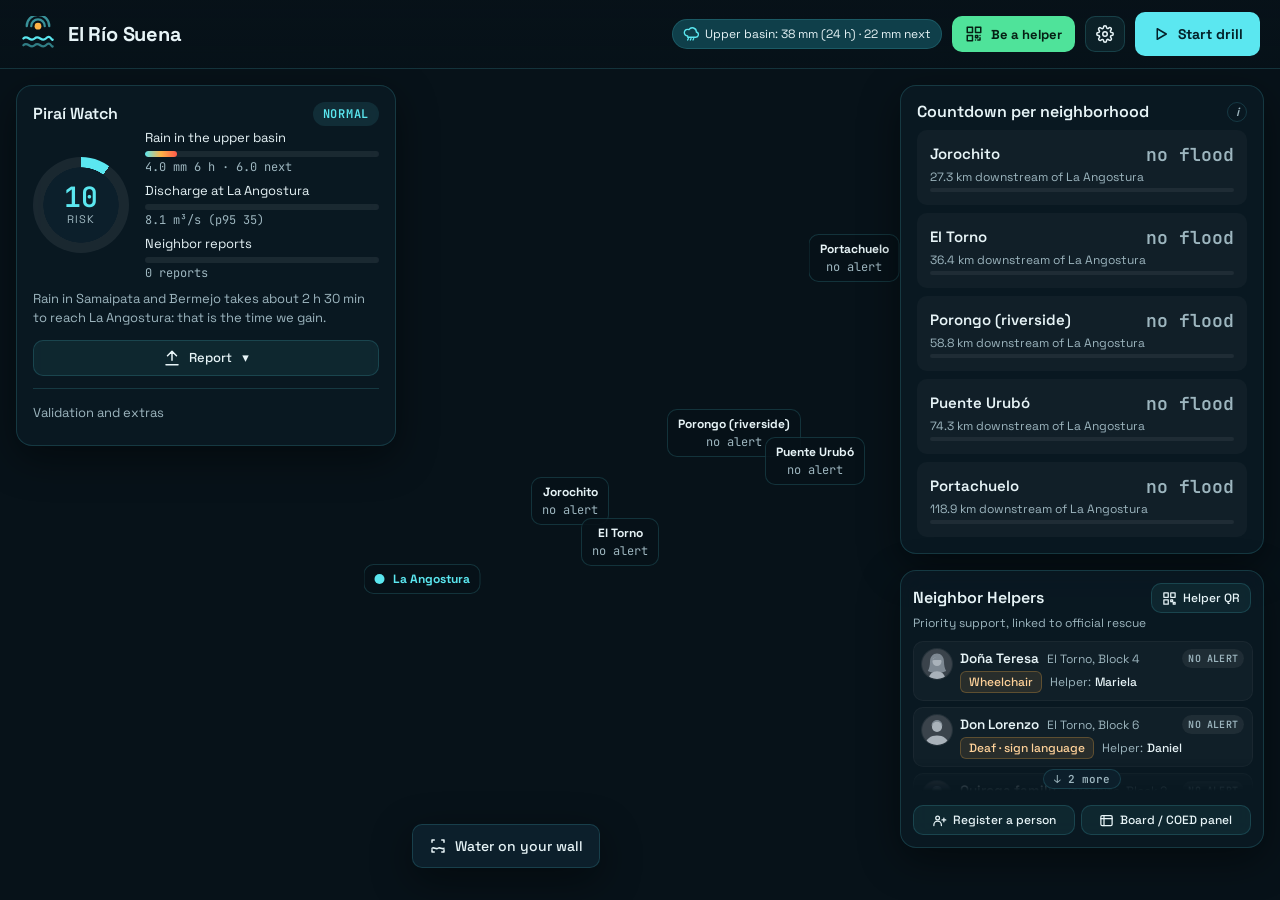
<file: index.html>
<!doctype html>
<html lang="es">
<head>
<meta charset="utf-8">
<meta name="viewport" content="width=device-width, initial-scale=1">
<title>El Río Suena</title>
<meta name="description" content="Cuando el río suena, piedras trae: lluvia y caudal abiertos de la cuenca del Piraí, cuenta regresiva por barrio y vecinos ayudantes para quien no puede salir solo.">
<meta property="og:title" content="El Río Suena · alerta de crecidas del Piraí">
<meta property="og:description" content="Datos abiertos de la cuenca, cuenta regresiva por barrio y vecinos ayudantes. Santa Cruz, Bolivia.">
<meta property="og:image" content="capturas/escritorio-guardianes.png">
<meta name="theme-color" content="#071219">
<link rel="icon" href="icono.svg" type="image/svg+xml">
<link rel="manifest" href="manifest.webmanifest">
<link rel="apple-touch-icon" href="icono-192.png">
<link rel="stylesheet" href="vendor/fuentes.css">
<link rel="stylesheet" href="vendor/maplibre-gl.css">
<link rel="stylesheet" href="estilo.css">
</head>
<body>
<header class="barra">
  <div class="marca-app">
    <svg class="logo" viewBox="0 0 32 32" aria-hidden="true"><path d="M3 20c4-4 6 4 10 0s6 4 10 0 5 2 6 1" /><path d="M3 26c4-4 6 4 10 0s6 4 10 0 5 2 6 1" opacity=".5"/><circle cx="16" cy="9" r="3"/><path d="M10 9a6 6 0 0 1 12 0M6 9a10 10 0 0 1 20 0" opacity=".6"/></svg>
    <div><h1>El Río Suena</h1><p class="lema">Cuando el río suena, piedras trae</p></div>
  </div>
  <div class="chips">
    <span class="chip" id="chip-lluvia" title="Lluvia real río arriba"><svg viewBox="0 0 24 24"><path d="M7 15a5 5 0 1 1 2-9.6A6 6 0 0 1 20 9a4 4 0 0 1-1 7.9H7z"/><path d="M8 19l-1 2M12 19l-1 2M16 19l-1 2"/></svg><span>Lluvia…</span></span>
    <span class="chip" id="chip-reloj" hidden></span>
    <span class="chip sin-red-chip">Sin internet · última alerta guardada</span>
  </div>
  <button class="btn chico qr-jurado" id="btn-qr-jurado" title="Escanea y recibe la alerta en tu celular"><svg viewBox="0 0 24 24"><rect x="3" y="3" width="7" height="7"/><rect x="14" y="3" width="7" height="7"/><rect x="3" y="14" width="7" height="7"/><path d="M14 14h3v3h-3zM20 14v.01M14 20h.01M17 20h3v-3"/></svg>Sé ayudante</button>
  <details class="ajustes" id="ajustes">
    <summary class="btn chico icono" title="Idioma, voz y letra grande" aria-label="Idioma, voz y letra grande"><svg viewBox="0 0 24 24"><circle cx="12" cy="12" r="3"/><path d="M19.4 15a1.7 1.7 0 0 0 .3 1.8l.1.1a2 2 0 1 1-2.8 2.8l-.1-.1a1.7 1.7 0 0 0-1.8-.3 1.7 1.7 0 0 0-1 1.5V21a2 2 0 1 1-4 0v-.1a1.7 1.7 0 0 0-1.1-1.5 1.7 1.7 0 0 0-1.8.3l-.1.1a2 2 0 1 1-2.8-2.8l.1-.1a1.7 1.7 0 0 0 .3-1.8 1.7 1.7 0 0 0-1.5-1H3a2 2 0 1 1 0-4h.1a1.7 1.7 0 0 0 1.5-1.1 1.7 1.7 0 0 0-.3-1.8l-.1-.1a2 2 0 1 1 2.8-2.8l.1.1a1.7 1.7 0 0 0 1.8.3H9a1.7 1.7 0 0 0 1-1.5V3a2 2 0 1 1 4 0v.1a1.7 1.7 0 0 0 1 1.5 1.7 1.7 0 0 0 1.8-.3l.1-.1a2 2 0 1 1 2.8 2.8l-.1.1a1.7 1.7 0 0 0-.3 1.8V9a1.7 1.7 0 0 0 1.5 1H21a2 2 0 1 1 0 4h-.1a1.7 1.7 0 0 0-1.5 1z"/></svg></summary>
    <div class="ajustes-menu">
      <span id="idioma-sel"></span>
      <button class="btn chico" id="btn-repetir" title="Leer el aviso en voz alta"><svg viewBox="0 0 24 24"><path d="M4 9v6h4l5 4V5L8 9z"/><path d="M16 9a4 4 0 0 1 0 6M18.5 6.5a8 8 0 0 1 0 11"/></svg>Leer en voz alta</button>
      <button class="btn chico" id="btn-grande" aria-pressed="false" title="Letra grande y alto contraste"><b>Aa</b>Letra grande</button>
    </div>
  </details>
  <button class="btn" id="btn-falsa" hidden title="La junta verificó el río y no hay crecida: se cancela la alerta en todos los celulares"><svg viewBox="0 0 24 24"><circle cx="12" cy="12" r="9"/><path d="M8 8l8 8M16 8l-8 8"/></svg>Falsa alarma</button>
  <button class="btn primario" id="btn-simulacro"><svg viewBox="0 0 24 24"><path d="M7 5l12 7-12 7z"/></svg>Iniciar simulacro</button>
</header>

<main class="tablero">
  <div id="mapa" class="mapa" aria-label="Mapa del río Piraí"></div>

  <section class="panel oido" aria-labelledby="t-oido">
    <header><h2 id="t-oido">Vigía del Piraí</h2><span class="estado" id="estado-riesgo" data-e="normal">escaneando…</span></header>
    <p class="oficial" id="oficial" hidden><i></i><span></span> <a target="_blank" rel="noopener" hidden>boletín</a></p>
    <div class="riesgo">
      <div class="aguja"><b id="riesgo-num">…</b><span>riesgo</span></div>
      <ul class="partes">
        <li><span>Lluvia en la cuenca alta</span><div class="medidor"><i id="p-lluvia"></i></div><small id="v-lluvia">5 puntos · Open-Meteo</small></li>
        <li><span>Caudal en La Angostura</span><div class="medidor"><i id="p-rio"></i></div><small id="v-rio">GloFAS · Copernicus</small></li>
        <li><span>Reportes de vecinos</span><div class="medidor"><i id="p-vecinos"></i></div><small id="v-vecinos">0 reportes</small></li>
      </ul>
    </div>
    <p class="detalle" id="detalle-riesgo">La lluvia en Samaipata y Bermejo tarda unas 2 h 30 min en bajar hasta La Angostura: ese es el tiempo que ganamos.</p>
    <details class="reportar" id="reportar">
      <summary class="btn chico"><svg viewBox="0 0 24 24"><path d="M12 3v12M6 9l6-6 6 6M4 21h16"/></svg>Reportar</summary>
      <div class="fila">
      <button class="btn chico" id="btn-crecio" title="Un vecino de la ribera reporta que el río creció (solo sube el índice)"><svg viewBox="0 0 24 24"><path d="M3 17c3-3 5 3 9 0s6 3 9 0M12 3v9M8 8l4 4 4-4"/></svg>Ribera: «creció»</button>
      <button class="btn chico" id="btn-vigia" title="Un vigía río arriba (Bermejo, río Espejos) reporta que el río creció: con 2 vigías hay alerta"><svg viewBox="0 0 24 24"><circle cx="12" cy="7" r="3"/><path d="M5 21v-2a7 7 0 0 1 14 0v2M3 4l2 2M21 4l-2 2"/></svg>Vigía río arriba</button>
      <button class="btn chico" id="btn-qr-vigia" title="Escanea con otro celular para reportar como vigía río arriba"><svg viewBox="0 0 24 24"><rect x="3" y="3" width="7" height="7"/><rect x="14" y="3" width="7" height="7"/><rect x="3" y="14" width="7" height="7"/><path d="M14 14h3v3h-3zM18 18h3v3h-3z"/></svg>QR vigía</button>
      <button class="btn chico" id="btn-regla" title="Foto de la regla pintada: se lee el nivel con 3 toques"><svg viewBox="0 0 24 24"><rect x="8" y="3" width="8" height="18" rx="1"/><path d="M8 7h4M8 11h3M8 15h4M8 19h3"/></svg>Regla</button>
      <input type="file" accept="image/*" capture="environment" id="foto-regla" hidden>
      </div>
    </details>
    <p class="confianza" id="confianza" hidden></p>
    <details class="extra">
      <summary>Validación y extras</summary>
      <p class="sub" id="fuente-escaneo">Datos abiertos de la cuenca alta · sin sensores ni hardware</p>
    <button class="btn chico riada" id="btn-riada"><svg viewBox="0 0 24 24"><path d="M3 12a9 9 0 1 0 3-6.7L3 8"/><path d="M3 3v5h5M12 7v5l3 2"/></svg>¿Habría avisado la riada real del 13/12/2025?</button>
      <p class="extra-tit">Oído del río (micrófono, opcional)</p>
      <canvas id="espectro" width="520" height="120" aria-label="Espectrograma del sonido del río"></canvas>
      <div class="medidor"><div id="medidor-barra"></div></div>
      <p class="detalle"><span class="estado" id="estado-oido" data-e="apagado">apagado</span> <span id="detalle-oido">El rugido grave (20–300 Hz) de las piedras arrastradas sube antes que el nivel del agua.</span></p>
      <button class="btn chico" id="btn-mic"><svg viewBox="0 0 24 24"><rect x="9" y="3" width="6" height="11" rx="3"/><path d="M5 11a7 7 0 0 0 14 0M12 18v3"/></svg>Escuchar con micrófono</button>
    </details>
  </section>

  <section class="panel mensajes" aria-labelledby="t-msj" hidden>
    <header><h2 id="t-msj">Mensajes de emergencia</h2><span class="estado" id="estado-msj" data-e="normal">sin reportes</span></header>
    <!-- pila sin scroll: el mensaje activo queda quieto unos segundos para leerlo; los anteriores asoman detrás -->
    <div id="pila-msj" class="msj msj-pila" role="log" aria-live="polite" aria-relevant="additions"></div>
    <p class="msj-vacio" id="msj-vacio">Sin mensajes. Al iniciar el simulacro, aquí aparecen los avisos de cada tramo del río a medida que baja la crecida.</p>
  </section>

  <section class="panel cuenta" aria-labelledby="t-cuenta">
    <header><h2 id="t-cuenta">Cuenta regresiva por barrio</h2><details class="info-i"><summary aria-label="Cómo se calcula" title="Cómo se calcula">i</summary><p>Tiempos y alturas estimados para el prototipo; se calibran con SEARPI y el COED.</p></details></header>
    <ol id="lista-barrios" class="barrios"></ol>
  </section>

  <section class="panel guardianes" aria-labelledby="t-guard">
    <header>
      <div class="titulo"><h2 id="t-guard">Vecinos Ayudantes</h2><p class="sub" title="Quien no puede salir solo tiene un vecino asignado. Si nadie confirma, pasa al rescate oficial.">Apoyo prioritario y enlace con rescate oficial</p></div>
      <button class="btn chico" id="btn-qr" title="Celular del ayudante: escanea el QR y recibe la alerta"><svg viewBox="0 0 24 24"><rect x="3" y="3" width="7" height="7"/><rect x="14" y="3" width="7" height="7"/><rect x="3" y="14" width="7" height="7"/><path d="M14 14h3v3h-3zM18 18h3v3h-3z"/></svg>QR ayudante</button>
    </header>
    <ul id="lista-personas" class="personas"></ul>
    <button class="mas" id="mas-personas" type="button" hidden></button>
    <div class="fila pie"><button class="btn chico" id="btn-registro"><svg viewBox="0 0 24 24"><circle cx="9" cy="8" r="3"/><path d="M3 20v-1a6 6 0 0 1 12 0v1M19 8v6M16 11h6"/></svg>Registrar persona</button><button class="btn chico" id="btn-junta"><svg viewBox="0 0 24 24"><rect x="3" y="4" width="18" height="16" rx="2"/><path d="M3 9h18M8 4v16"/></svg>Panel de la junta / COED</button></div>
  </section>

  <button class="btn flotante" id="btn-pared" aria-label="El agua en tu pared" title="El agua en tu pared"><svg viewBox="0 0 24 24"><path d="M4 7V4h3M17 4h3v3M20 17v3h-3M7 20H4v-3"/><path d="M4 15c3-2 5 2 8 0s5 2 8 0"/></svg>El agua en tu pared</button>
</main>

<!-- chat con el ayudante: panel flotante junto a Vecinos Ayudantes, sobre el mapa -->
<aside class="chat" id="chat" role="dialog" aria-labelledby="chat-quien" hidden>
  <header class="chat-cab">
    <span class="av" id="chat-av" aria-hidden="true"></span>
    <div class="chat-tit"><b id="chat-quien" translate="no">Ayudante</b><span><span>Asiste a</span> <b id="chat-persona"></b></span></div>
    <span class="chat-est" id="chat-est"></span>
    <button class="btn chico chat-cerrar" id="chat-cerrar" type="button" aria-label="Cerrar chat" title="Cerrar"><svg viewBox="0 0 24 24"><path d="M6 6l12 12M18 6 6 18"/></svg></button>
  </header>
  <ol class="chat-msjs" id="chat-msjs" aria-live="polite"></ol>
  <div class="chat-rapidas" id="chat-rapidas"></div>
  <div class="chat-confirmar" id="chat-confirmar" hidden>
    <button class="btn chat-ok" id="chat-ok" type="button" disabled><svg viewBox="0 0 24 24"><path d="M5 12.5l4.5 4.5L19 7.5"/></svg>Confirmar evacuación</button>
  </div>
  <form class="chat-form" id="chat-form" autocomplete="off"><input id="chat-texto" maxlength="160" placeholder="Responde al ayudante para que confirme…" aria-label="Mensaje para el ayudante"><button class="btn chico primario" type="submit">Enviar</button></form>
  <p class="chat-pie"><span id="chat-respaldo"></span><span>Demo: el ayudante responde solo durante el simulacro.</span></p>
</aside>

<dialog id="dlg-pared" class="dlg pantalla">
  <div class="pared">
    <video id="video" playsinline muted></video>
    <canvas id="lienzo-pared"></canvas>
    <div class="pared-info"><b id="pared-barrio">El Torno</b><span id="pared-msg">…</span></div>
    <div class="pared-acciones">
      <select id="pared-sel" aria-label="Barrio"></select>
      <button class="btn chico" id="pared-auto">Calibrar solo</button>
      <button class="btn chico" id="pared-cerrar">Cerrar</button>
    </div>
  </div>
</dialog>

<dialog id="dlg-regla" class="dlg">
  <h3>Lectura de la regla pintada</h3>
  <p id="regla-paso">Toca la marca de 0 m</p>
  <div class="regla-img"><canvas id="lienzo-regla"></canvas></div>
  <div class="fila"><button class="btn chico" id="regla-cerrar">Cerrar</button></div>
</dialog>

<dialog id="dlg-qr" class="dlg">
  <h3>Sé ayudante de…</h3>
  <p>Escanea con tu celular y toca «Activar avisos». Cuando el río suene, tu celular va a sonar y vibrar.</p>
  <div id="qr" class="qr"></div>
  <p class="nota" id="qr-link"></p>
  <p class="nota">Para que suene con la pantalla apagada: app <b>ntfy</b> → suscribirse al tema <code id="qr-tema"></code>.</p>
  <div class="fila"><button class="btn chico" id="qr-cerrar">Cerrar</button></div>
</dialog>

<dialog id="dlg-registro" class="dlg">
  <h3>Registrar a quien no puede salir solo</h3>
  <p>Llega al registro compartido de la junta vecinal. Cuando la junta lo aprueba, su ayudante recibe la alerta. Sin internet se guarda aquí y se envía después.</p>
  <form id="form-registro" class="formulario">
    <label>Nombre<input name="nombre" id="reg-nombre" required maxlength="60" placeholder="Doña Carmen Rojas"></label>
    <label>Edad<input name="edad" type="number" min="0" max="120" inputmode="numeric"></label>
    <label class="ancho">¿Qué necesita?<input name="necesidad" required maxlength="80" placeholder="silla de ruedas, no oye, niños solos…"></label>
    <label>Barrio<select name="barrio" id="reg-barrio" required></select></label>
    <label>Cuadra / referencia<input name="cuadra" required maxlength="40" placeholder="Cuadra 3, casa verde"></label>
    <label>Vecino ayudante<input name="guardian" required maxlength="60" placeholder="Marcelo (vecino)"></label>
    <label>Celular del ayudante<input name="tel" type="tel" inputmode="tel" maxlength="16" placeholder="7XXXXXXX"></label>
    <label class="ancho">Cómo avisarle<select name="idioma"><option value="castellano">castellano</option><option value="LSB">señas (LSB)</option><option value="quechua">quechua</option><option value="guaraní">guaraní</option><option value="aimara">aimara</option></select></label>
    <p class="nota ancho" id="reg-msg" role="status"></p>
    <div class="fila ancho"><button class="btn primario" type="submit">Registrar</button><button class="btn chico" type="button" id="reg-cerrar">Cerrar</button></div>
  </form>
</dialog>

<dialog id="dlg-junta" class="dlg ancha">
  <h3>Panel de la junta vecinal y del COED</h3>
  <p class="nube" id="junta-nube" role="status"></p>
  <div class="fila" id="junta-login" hidden><label>Clave de la junta <input id="junta-clave" type="password" inputmode="numeric" autocomplete="off" maxlength="40" placeholder="demo: 1312"></label><button class="btn chico ok" id="junta-entrar">Entrar</button></div>
  <p id="junta-resumen"></p>
  <div class="tabla-env"><table class="junta"><thead><tr><th>Persona</th><th>Dónde</th><th>Necesita</th><th>Ayudante</th><th>Estado</th><th></th></tr></thead><tbody id="junta-filas"></tbody></table></div>
  <div class="fila"><button class="btn chico" id="junta-csv">Exportar CSV</button><button class="btn chico" id="junta-imprimir">Imprimir lista</button><button class="btn chico" id="junta-cerrar">Cerrar</button></div>
</dialog>

<dialog id="dlg-riada" class="dlg ancha">
  <h3>¿El Río Suena habría avisado la riada del 13/12/2025?</h3>
  <p>La madrugada del 13 de diciembre de 2025 el Piraí se desbordó en El Torno: 26 personas fallecieron y más de 1.300 familias resultaron damnificadas. Se reproduce esa noche hora por hora con los datos abiertos disponibles.</p>
  <svg id="riada-svg" class="riada-svg" viewBox="0 0 600 220" role="img" aria-label="Lluvia por hora y riesgo calculado la noche del 12 al 13 de diciembre de 2025"></svg>
  <p class="leyenda"><i class="lg mm"></i>lluvia por hora (modelos) <i class="lg solo"></i>riesgo solo con modelos <i class="lg con"></i>riesgo con vigías río arriba</p>
  <div id="riada-veredicto" class="veredicto" hidden></div>
  <p class="nota">Fuentes: <span id="riada-fuentes"></span></p>
  <div class="fila"><button class="btn chico" id="riada-cerrar">Cerrar</button></div>
</dialog>

<div class="respuestas" id="respuestas" aria-live="polite"></div>
<div class="exito" id="exito" hidden>
  <div class="exito-caja">
    <svg class="sello" viewBox="0 0 64 64" aria-hidden="true"><circle cx="32" cy="32" r="29"/><path d="M20 33.5l8 8 16-18"/></svg>
    <h2>Todos a salvo</h2>
    <p id="exito-texto"></p>
    <div class="exito-datos" id="exito-datos"></div>
    <p class="exito-nota">Gratis para las familias · funciona sin internet, con los celulares que ya tienen.</p>
    <p class="lema">Cuando el río suena, el barrio responde.</p>
    <button class="btn primario" id="exito-cerrar">Ver el mapa</button>
  </div>
</div>

<script src="vendor/maplibre-gl.js"></script>
<script src="vendor/qrcode.min.js"></script>
<script type="module" src="js/app.js"></script>
</body>
</html>
</file>
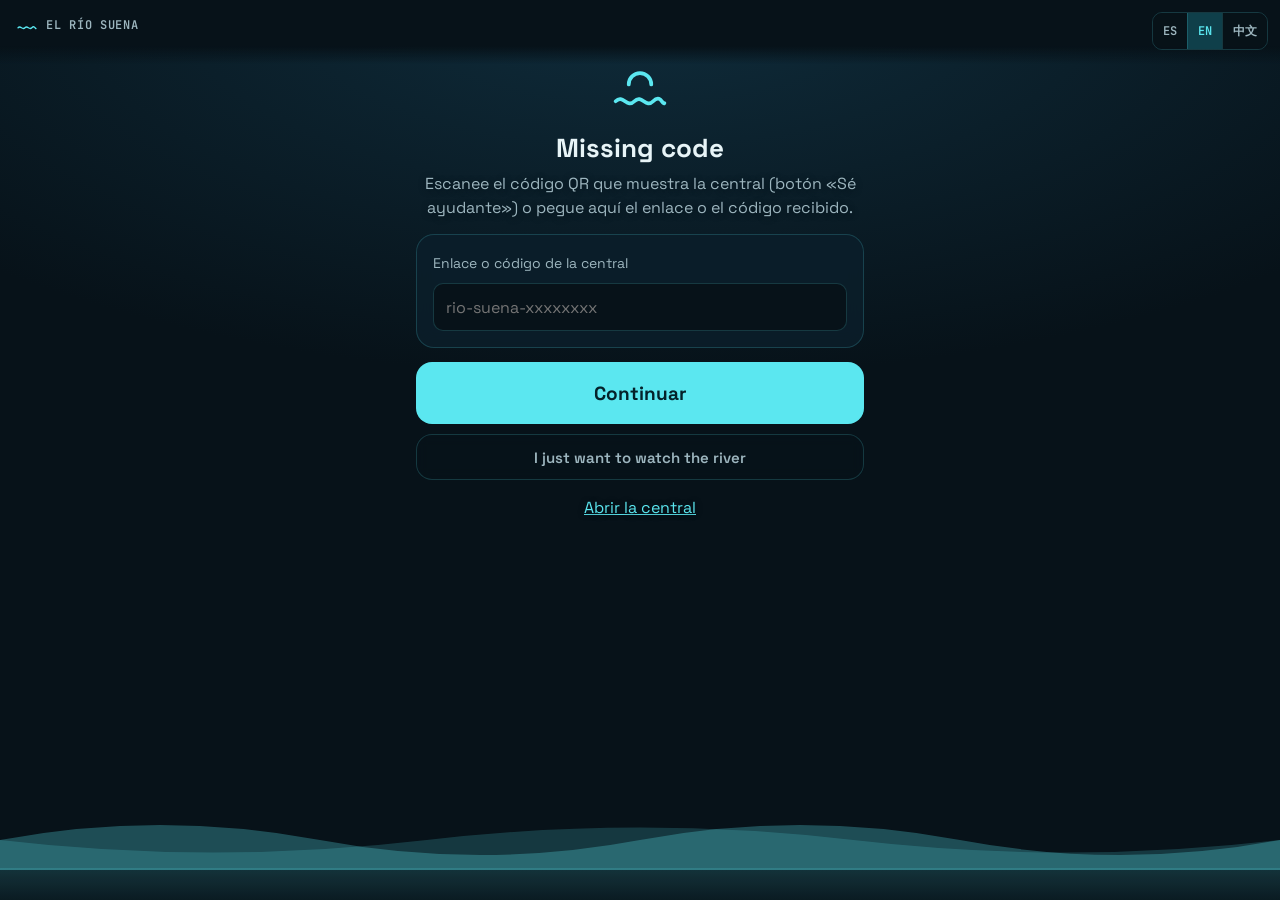
<file: guardian.html>
<!doctype html>
<html lang="es">
<head>
<meta charset="utf-8">
<meta name="viewport" content="width=device-width, initial-scale=1, viewport-fit=cover">
<title>Ayudante · El Río Suena</title>
<meta name="theme-color" content="#071219">
<link rel="icon" href="icono.svg" type="image/svg+xml">
<link rel="manifest" href="movil.webmanifest">
<link rel="apple-touch-icon" href="icono-192.png">
<meta name="apple-mobile-web-app-capable" content="yes">
<meta name="apple-mobile-web-app-status-bar-style" content="black-translucent">
<meta name="apple-mobile-web-app-title" content="Río Suena">
<link rel="stylesheet" href="vendor/fuentes.css">
<link rel="stylesheet" href="vendor/maplibre-gl.css">
<style>
  :root {
    --fondo:#071219; --sup:rgba(12,31,43,.82); --borde:rgba(91,231,240,.18); --texto:#e7f4f7; --texto-2:#9db6bf;
    --acento:#5be7f0; --alerta:#ff5a4a; --aviso:#ffb547; --exito:#4fe39a; --agua:#5be7f0; --nivel:10vh;
    --f:"Space Grotesk", system-ui, sans-serif; --mono:"JetBrains Mono", monospace;
    color-scheme: dark;
  }
  * { box-sizing: border-box; }
  html, body { margin: 0; min-height: 100dvh; overflow-x: hidden; }
  body { background: radial-gradient(120% 70% at 50% 0%, #0f2c3b 0%, var(--fondo) 60%) fixed; color: var(--texto);
    font: 16px/1.5 var(--f); transition: background .4s; }
  body.vigilancia { --agua:#ffb547; --nivel:18vh; }
  body.alerta { --agua:#ff5a4a; --nivel:26vh; background: radial-gradient(120% 80% at 50% 10%, #5a1410 0%, #250605 70%) fixed; }
  body.alerta::before { content:""; position:fixed; inset:0; background:#ff5a4a; opacity:0; animation: flash 1s infinite; pointer-events:none; z-index:0; }
  body.salvo { --agua:#4fe39a; --nivel:8vh; background: radial-gradient(120% 80% at 50% 10%, #0d4a31 0%, #04180f 70%) fixed; }

  /* agua animada al fondo: sube con el riesgo */
  .agua { position: fixed; left: 0; right: 0; bottom: 0; height: var(--nivel); transition: height 1.2s cubic-bezier(.3,1.3,.5,1); z-index: 0; pointer-events: none; overflow: hidden; padding-top: 60px; margin-top: -60px; }
  .agua .olas { position: absolute; top: 0; left: 0; width: 200%; height: 60px; }
  .agua .olas svg { position: absolute; inset: 0; width: 100%; height: 100%; }
  .agua .ola1 { fill: var(--agua); opacity: .28; animation: ola 7s linear infinite; }
  .agua .ola2 { fill: var(--agua); opacity: .18; animation: ola 11s linear infinite reverse; top: 10px; }
  .agua .cuerpo { position: absolute; left: 0; right: 0; top: 58px; bottom: 0; background: linear-gradient(var(--agua), transparent 140%); opacity: .16; }

  .caja { position: relative; z-index: 1; width: 100%; max-width: 480px; margin: 0 auto; padding: 60px 16px 48px; text-align: center; }
  body::before { content: ""; position: fixed; top: 0; left: 0; right: 0; height: 64px; z-index: 2; pointer-events: none; background: linear-gradient(180deg, var(--fondo) 72%, rgba(7,18,25,0)); }
  .marca-app { position: fixed; top: 14px; left: 16px; z-index: 3; display: flex; align-items: center; gap: 8px; font: 600 12px var(--mono); color: var(--texto-2); letter-spacing: .06em; text-transform: uppercase; }
  .marca-app svg { width: 22px; height: 22px; fill: none; stroke: var(--acento); stroke-width: 2; stroke-linecap: round; }
  h1 { font-size: 26px; line-height: 1.2; margin: 6px 0 8px; overflow-wrap: anywhere; }
  p { color: var(--texto-2); margin: 0 0 14px; text-shadow: 0 1px 6px rgba(7,18,25,.9); }
  .app-extra { margin-top: 18px; padding: 14px; border: 1px solid var(--borde); border-radius: 16px; background: rgba(7,18,25,.72); -webkit-backdrop-filter: blur(6px); backdrop-filter: blur(6px); text-align: left; }
  .app-extra p { font-size: 14px; margin: 6px 0 0; }
  .app-extra a { color: var(--acento); }
  .tarjeta { position: relative; background: var(--sup); backdrop-filter: blur(8px); border: 1px solid var(--borde); border-radius: 18px; padding: 16px; margin: 14px 0; text-align: left; }
  .etiqueta { font: 600 11px var(--mono); letter-spacing: .08em; text-transform: uppercase; color: var(--texto-2); }

  /* persona */
  .persona { display: flex; gap: 14px; align-items: center; }
  .tarjeta.rescate { border-color: var(--alerta); background: rgba(255,90,74,.14); } .tarjeta.rescate b { color: #ffb3aa; } .tarjeta.rescate p { margin: 4px 0 0; }
  .avatar { flex: none; width: 58px; height: 58px; border-radius: 50%; display: grid; place-items: center; font: 700 22px var(--f); color: #04222a;
    background: #2a3d47; box-shadow: 0 0 0 4px rgba(91,231,240,.14); overflow: hidden; }
  .avatar .silueta { width: 100%; height: 100%; } .avatar .pelo { fill: #6f8791; } .avatar .piel { fill: #9fb3bb; }
  .persona b { display: block; font-size: 19px; color: var(--texto); }
  .chip { display: inline-block; margin-top: 6px; padding: 3px 10px; border-radius: 99px; font-size: 13px; background: rgba(255,181,71,.14); color: var(--aviso); border: 1px solid rgba(255,181,71,.3); }

  /* barrios (modo vecino) */
  .barrios { display: flex; flex-wrap: wrap; gap: 8px; margin-top: 10px; }
  .barrios button { width: auto; min-height: 40px; padding: 6px 14px; border-radius: 99px; font: 600 14px var(--f); background: rgba(7,18,25,.6); color: var(--texto-2); border: 1px solid var(--borde); animation: none; }
  .barrios button[aria-pressed="true"] { background: var(--acento); color: #04222a; border-color: var(--acento); }

  /* río ahora */
  .rio { display: grid; grid-template-columns: repeat(3, 1fr); gap: 8px; margin-top: 10px; text-align: center; }
  .rio div { background: rgba(7,18,25,.5); border-radius: 12px; padding: 10px 4px; }
  .rio strong { display: block; font: 700 20px var(--mono); color: var(--texto); }
  .rio small { font-size: 11px; color: var(--texto-2); }
  .estado { position: absolute; top: 14px; right: 14px; padding: 2px 10px; border-radius: 99px; font: 700 12px var(--mono); text-transform: uppercase; }
  .estado.normal { background: rgba(79,227,154,.14); color: var(--exito); }
  .estado.vigilancia { background: rgba(255,181,71,.16); color: var(--aviso); }
  .estado.alerta { background: rgba(255,90,74,.18); color: var(--alerta); }
  .estado.sin { background: rgba(157,182,191,.12); color: var(--texto-2); }
  .fuente { margin: 10px 0 0; font-size: 12px; }

  /* mapa: por dónde viene el agua */
  .oficial { display: flex; align-items: center; gap: 8px; margin: 10px 0 0; font-size: 13px; opacity: .9; }
  .oficial i { width: 10px; height: 10px; border-radius: 50%; background: #4fe39a; flex: none; }
  .oficial[data-n="amarilla"] i { background: #ffd84a; } .oficial[data-n="naranja"] i { background: #ffb347; } .oficial[data-n="roja"] i { background: #ff5a4a; }
  .nota-vecino { font-size: 14px; opacity: .85; margin: 14px 0 0; }
  .mapa { height: 330px; margin: 10px -16px -16px; border-radius: 0 0 18px 18px; overflow: hidden; }
  .ruta { display: flex; align-items: center; gap: 6px; margin-top: 10px; font-size: 13px; color: var(--texto-2); }
  .ruta span { flex: 1; text-align: center; }
  .ruta i { flex: none; width: 22px; height: 2px; background: linear-gradient(90deg, transparent, var(--acento)); position: relative; }
  .ruta i::after { content: ""; position: absolute; right: -2px; top: -4px; border: 5px solid transparent; border-left-color: var(--acento); }
  .ruta b { display: block; font: 700 15px var(--mono); color: var(--texto); }
  .marca { display: flex; flex-direction: column; align-items: center; gap: 1px; padding: 3px 8px; border-radius: 8px; background: rgba(7,18,25,.9); border: 1px solid var(--borde); font: 11px var(--f); color: var(--texto); white-space: nowrap; transform: translateY(-50%); }
  .marca .cr { font: 600 11px var(--mono); color: var(--texto-2); }
  .marca[data-estado="alerta"] { border-color: var(--aviso); } .marca[data-estado="alerta"] .cr { color: var(--aviso); }
  .marca[data-estado="llego"] { border-color: var(--alerta); background: rgba(70,12,10,.92); } .marca[data-estado="llego"] .cr { color: #ffb3aa; }
  .marca.sensor { flex-direction: row; gap: 6px; color: var(--acento); }
  .marca.sensor.crecida .pulso { background: var(--alerta); animation-duration: .7s; }
  .marca.mio { border: 2px solid var(--acento); box-shadow: 0 0 0 4px rgba(91,231,240,.2); font-weight: 700; }
  .marca.lluvia { flex-direction: row; gap: 4px; padding: 2px 6px; background: rgba(15,44,59,.9); color: #bfe9ff; }
  .marca.lluvia .cr { color: #7cc8ff; }
  .pulso { width: 9px; height: 9px; border-radius: 50%; background: var(--acento); animation: latido 1.8s infinite; }
  .maplibregl-ctrl-attrib { font-size: 10px; }

  /* botones */
  button { width: 100%; min-height: 62px; border: 0; border-radius: 16px; font: 700 19px var(--f); cursor: pointer; background: var(--acento); color: #04222a; transition: transform .15s; }
  button:active { transform: scale(.98); }
  button:focus-visible { outline: 3px solid #fff; outline-offset: 3px; }
  button.pulso-btn { animation: pulso 1.8s infinite; }
  button.activo { background: rgba(79,227,154,.14); color: var(--exito); border: 1px solid rgba(79,227,154,.4); }
  button.ok { background: var(--exito); color: #03281a; }
  button.sec { min-height: 46px; margin-top: 10px; background: rgba(7,18,25,.72); -webkit-backdrop-filter: blur(6px); backdrop-filter: blur(6px); color: var(--texto-2); border: 1px solid var(--borde); font-size: 15px; font-weight: 600; }
  .escucha { display: flex; align-items: center; justify-content: center; gap: 10px; margin: 12px 0 0; font-size: 14px; color: var(--exito); }
  .latido { width: 10px; height: 10px; border-radius: 50%; background: var(--exito); animation: latido 1.6s infinite; }

  /* icono de onda */
  .onda { width: 60px; height: 60px; fill: none; stroke: var(--acento); stroke-width: 2; stroke-linecap: round; }
  .onda .arco { animation: sonar 2.4s ease-out infinite; transform-origin: 16px 14px; }
  body.alerta .onda { stroke: #fff; animation: sacude .5s infinite; }

  /* alerta */
  .reloj { position: relative; width: 200px; height: 200px; margin: 8px auto 4px; }
  .reloj svg { width: 100%; height: 100%; transform: rotate(-90deg); }
  .reloj circle { fill: none; stroke-width: 12; }
  .reloj .pista { stroke: rgba(255,255,255,.12); }
  .reloj .arco { stroke: #fff; stroke-linecap: round; transition: stroke-dashoffset 1s linear; }
  .reloj .cifra { position: absolute; inset: 0; display: grid; place-content: center; text-align: center; }
  .reloj .cifra strong { font: 700 42px var(--mono); color: #fff; line-height: 1; }
  .reloj .cifra strong.largo { font-size: 22px; white-space: nowrap; } /* «5 h 15 min» entra en el círculo */
  .reloj .cifra span { font-size: 13px; color: #ffd2cc; margin-top: 6px; }
  .pasos { list-style: none; margin: 0; padding: 0; counter-reset: p; }
  .pasos li { counter-increment: p; display: flex; gap: 12px; align-items: flex-start; padding: 7px 0; color: var(--texto); }
  .pasos li::before { content: counter(p); flex: none; width: 28px; height: 28px; border-radius: 50%; display: grid; place-items: center; background: #fff; color: #5a1410; font: 700 14px var(--mono); }
  body.alerta .tarjeta { background: rgba(40,6,5,.78); border-color: rgba(255,90,74,.4); }
  body.alerta p { color: #ffd2cc; }

  /* a salvo */
  .visto { width: 116px; height: 116px; margin: 12px auto; display: block; }
  .visto circle { fill: rgba(79,227,154,.15); stroke: var(--exito); stroke-width: 3; }
  .visto path { fill: none; stroke: var(--exito); stroke-width: 6; stroke-linecap: round; stroke-linejoin: round; stroke-dasharray: 60; stroke-dashoffset: 60; animation: trazo .6s .2s forwards; }

  input { width: 100%; min-height: 48px; margin-top: 8px; padding: 10px 12px; border-radius: 10px; border: 1px solid var(--borde); background: #071219; color: var(--texto); font: 16px var(--f); }
  label { color: var(--texto-2); font-size: 14px; }
  a { color: var(--acento); }
  .idiomas { position: fixed; top: 12px; right: 12px; z-index: 3; display: inline-flex; border: 1px solid var(--borde); border-radius: 10px; overflow: hidden; }
  .idiomas button { width: auto; min-height: 36px; padding: 6px 10px; border-radius: 0; background: rgba(7,18,25,.75); color: var(--texto-2); font: 600 12px var(--mono); animation: none; }
  .idiomas button + button { border-left: 1px solid var(--borde); }
  .idiomas button[aria-pressed="true"] { background: #0f3f4a; color: var(--acento); }
  html:lang(zh-Hans) body { font-family: var(--f), "PingFang SC", "Microsoft YaHei", "Noto Sans CJK SC", "WenQuanYi Zen Hei", system-ui, sans-serif; }
  .entra { animation: entra .45s ease-out both; }

  @keyframes ola { to { transform: translateX(-50%); } }
  @keyframes flash { 50% { opacity: .14; } }
  @keyframes pulso { 0% { box-shadow: 0 0 0 0 rgba(91,231,240,.55); } 70% { box-shadow: 0 0 0 16px rgba(91,231,240,0); } 100% { box-shadow: 0 0 0 0 rgba(91,231,240,0); } }
  @keyframes latido { 0% { box-shadow: 0 0 0 0 rgba(79,227,154,.7); } 70% { box-shadow: 0 0 0 10px rgba(79,227,154,0); } 100% { box-shadow: 0 0 0 0 rgba(79,227,154,0); } }
  @keyframes sonar { 0% { opacity: 1; transform: scale(.8); } 100% { opacity: 0; transform: scale(1.5); } }
  @keyframes sacude { 25% { transform: rotate(-8deg); } 75% { transform: rotate(8deg); } }
  @keyframes trazo { to { stroke-dashoffset: 0; } }
  @keyframes entra { from { opacity: 0; transform: translateY(10px); } }
  @media (prefers-reduced-motion: reduce) { *, *::before { animation: none !important; transition: none !important; } .visto path { stroke-dashoffset: 0; } }
</style>
</head>
<body>
<div class="marca-app" aria-hidden="true"><svg viewBox="0 0 32 32"><path d="M3 20c4-4 6 4 10 0s6 4 10 0 5 2 6 1"/></svg>El Río Suena</div>
<div class="agua" aria-hidden="true">
  <div class="olas"><svg class="ola1" viewBox="0 0 1200 60" preserveAspectRatio="none"><path d="M0 30 Q75 0 150 30 T300 30 T450 30 T600 30 T750 30 T900 30 T1050 30 T1200 30 V60 H0Z"/></svg>
  <svg class="ola2" viewBox="0 0 1200 60" preserveAspectRatio="none"><path d="M0 30 Q100 55 200 30 T400 30 T600 30 T800 30 T1000 30 T1200 30 V60 H0Z"/></svg></div>
  <div class="cuerpo"></div>
</div>
<main class="caja">
  <svg class="onda" viewBox="0 0 32 32" aria-hidden="true"><path d="M3 22c4-4 6 4 10 0s6 4 10 0 5 2 6 1"/><path class="arco" d="M10 13a6 6 0 0 1 12 0"/></svg>
  <div id="vista"></div>
  <div class="tarjeta" id="t-mapa" hidden>
    <span class="etiqueta">Por dónde viene el agua</span>
    <div class="ruta"><span><b id="r-lluvia">–</b>Lluvia río arriba</span><i></i><span><b>La Angostura</b>punto de control</span><i></i><span><b id="r-km">–</b><em id="r-barrio" style="font-style:normal"></em></span></div>
    <div class="mapa" id="mapa" aria-label="Mapa del río Piraí: el agua baja de la cuenca alta, pasa por La Angostura y sigue hacia los barrios"></div>
  </div>
</main>
<script src="vendor/maplibre-gl.js"></script>
<script type="module">
import { PERSONAS, BARRIOS, CUENCA, SENSOR, formatoTiempo, indiceRiesgo, minutosHasta, velocidad, LAG_CUENCA_MIN, nombresAleatorios, ayudantesAleatorios } from './js/datos.js';
import { abrirCanal, limpiarTema } from './js/canal.js';
import { iniciarIdioma } from './js/idioma.js';
import { hayNube, vigiaCentral, deLectura } from './js/nube.js';
import { crearMapa } from './js/mapa.js';
import { escanear } from './js/lluvia.js';
import { cargarSenamhi, amenazaHoy, textoOficial } from './js/senamhi.js';
iniciarIdioma(document.body);
const $ = s => document.querySelector(s);
// un enlace mal copiado (p= desconocido o t= con símbolos) no debe dejar la pantalla en blanco
const GUARDADO = 'rs-guardian-q';
{
  const actual = new URLSearchParams(location.search); actual.delete('app'); actual.delete('v');
  let guardado = null; try { guardado = localStorage.getItem(GUARDADO); } catch {}
  if (![...actual.keys()].length && guardado) history.replaceState(null, '', '?' + guardado);
  else if (actual.get('t') || actual.get('modo')) { try { localStorage.setItem(GUARDADO, actual.toString()); } catch {} }
}
const q = new URLSearchParams(location.search), tema = limpiarTema(q.get('t'));
const esc = t => String(t ?? '').replace(/[&<>"]/g, c => ({ '&': '&amp;', '<': '&lt;', '>': '&gt;', '"': '&quot;' }[c]));
const deEnlace = () => q.get('n') && BARRIOS.some(x => x.id === q.get('b'))
  ? { id: q.get('p'), nombre: q.get('n').slice(0, 60), necesidad: (q.get('nec') || '').slice(0, 80), barrio: q.get('b'), cuadra: (q.get('cu') || '').slice(0, 40), guardian: (q.get('g') || 'ayudante').slice(0, 60) } : null;
// modo vecino: solo mira el río y recibe la alerta general, sin estar a cargo de nadie
const vecino = q.get('modo') === 'vecino';
// persona de ejemplo: el nombre y el ayudante sorteados en la central llegan en el QR (n= y g=). Si el enlace no los
// trae, se sortean aquí y se dejan en la dirección (y en lo guardado), para que no cambien al recargar.
const demo = PERSONAS.find(x => x.id === q.get('p')) || (deEnlace() ? null : PERSONAS[0]);
if (demo && !vecino && (!q.get('n') || !q.get('g'))) {
  q.set('p', demo.id);
  if (!q.get('n')) q.set('n', nombresAleatorios([demo])[demo.id]);
  if (!q.get('g')) q.set('g', ayudantesAleatorios([demo])[demo.id]);
  history.replaceState(null, '', '?' + q);
  const guardar = new URLSearchParams(q); guardar.delete('app'); guardar.delete('v');
  if (tema) { try { localStorage.setItem(GUARDADO, guardar.toString()); } catch {} }
}
const base = demo ? { ...demo, nombre: (q.get('n') || demo.nombre).slice(0, 60), guardian: (q.get('g') || demo.guardian).slice(0, 60) } : deEnlace();
const p = { ...base }; for (const k of ['nombre', 'necesidad', 'cuadra', 'guardian']) p[k] = esc(p[k]);
const leerBarrio = () => { try { return localStorage.getItem('rs-barrio'); } catch { return null; } };
let b = BARRIOS.find(x => x.id === (vecino ? (q.get('b') || leerBarrio()) : p.barrio)) || BARRIOS.find(x => x.id === 'eltorno');
const vista = $('#vista');
// avatar: la misma silueta gris de la central (mujer si es «Doña …» o la ficha dice f; si no, hombre)
const silueta = /^Doña\s/i.test(p.nombre) || base?.g === 'f' ? '<svg class="silueta" viewBox="0 0 36 36"><path class="pelo" d="M9.6 15.2c0-6 3.7-9.8 8.4-9.8s8.4 3.8 8.4 9.8c0 4.3.8 8 2.6 11.2-2.8 1.6-6.5 2.3-11 2.3s-8.2-.7-11-2.3c1.8-3.2 2.6-6.9 2.6-11.2z"/><path class="piel" d="M8 37c0-6.6 4.4-10.4 10-10.4s10 3.8 10 10.4z"/><circle class="piel" cx="18" cy="15" r="5.4"/><path class="pelo" d="M12.6 13.6c1.6-3.3 4-4.6 7.2-4.2 1.9.3 3.3 1.4 4.1 3.4-3.6.4-7.4-.1-11.3.8z"/></svg>' : '<svg class="silueta" viewBox="0 0 36 36"><path class="pelo" d="M11.6 13.4c-.2-4.6 2.7-7.4 6.4-7.4s6.6 2.8 6.4 7.4c-1.2-1.9-3.4-2.9-6.4-2.9s-5.2 1-6.4 2.9z"/><circle class="piel" cx="18" cy="14.2" r="6.1"/><path class="piel" d="M4 37c0-8 6.2-12.3 14-12.3S32 29 32 37z"/></svg>';
let activo = false, sonido, reloj, rio = null, lectura = null, crecida = null, mapa = null, oficial = null;

// ---------- mapa: de la cuenca alta (lluvia) a La Angostura y río abajo hasta el barrio ----------
function iniciarMapa() {
  $('#t-mapa').hidden = false;
  if (mapa || typeof maplibregl === 'undefined') return pintarRuta();
  mapa = crearMapa($('#mapa'), { pad: { top: 30, bottom: 30, left: 20, right: 20 }, mapa: { pitch: 35, bearing: 0, cooperativeGestures: true } });
  const m = mapa.map;
  const lluvias = CUENCA.map(c => { const d = document.createElement('div'); d.className = 'marca lluvia'; d.innerHTML = `☔ <span>${c.nombre}</span> <span class="cr">–</span>`;
    return { c, d, mk: new maplibregl.Marker({ element: d }).setLngLat([c.lon, c.lat]).addTo(m) }; });
  mapa.lluvias = lluvias;
  // flechas que corren por el cauce: muestran hacia dónde va el agua
  const flujo = () => {
    if (!m.getSource('cauce') || m.getLayer('flujo')) return;
    m.addLayer({ id: 'flujo', type: 'line', source: 'cauce', layout: { 'line-cap': 'round' }, paint: { 'line-color': '#e7f4f7', 'line-width': 2.5, 'line-opacity': .85, 'line-dasharray': [0, 4, 3] } }, 'crecida');
  };
  m.on('style.load', flujo); m.on('load', flujo);
  const pasos = [[0, 4, 3], [0.5, 4, 2.5], [1, 4, 2], [1.5, 4, 1.5], [2, 4, 1], [2.5, 4, 0.5], [3, 4, 0], [0, 0.5, 3, 3.5], [0, 1, 3, 3], [0, 1.5, 3, 2.5], [0, 2, 3, 2], [0, 2.5, 3, 1.5], [0, 3, 3, 1], [0, 3.5, 3, 0.5]];
  let i = 0;
  if (!matchMedia('(prefers-reduced-motion: reduce)').matches) setInterval(() => { if (m.getLayer('flujo') && !document.hidden) m.setPaintProperty('flujo', 'line-dasharray', pasos[i = (i + 1) % pasos.length]); }, 90);
  m.once('load', encuadrar);
  pintarRuta();
}
function encuadrar() {
  if (!mapa) return;
  const lons = [...CUENCA.map(c => c.lon), SENSOR.lon, b.lon], lats = [...CUENCA.map(c => c.lat), SENSOR.lat, b.lat];
  mapa.map.fitBounds([[Math.min(...lons), Math.min(...lats)], [Math.max(...lons), Math.max(...lats)]], { padding: { top: 40, bottom: 30, left: 30, right: 30 }, duration: 1200 });
}
function pintarRuta() {
  const llueve = lectura?.puntos?.length ? Math.max(...lectura.puntos.map(x => Number(x.ll24) || 0)) : null;
  $('#r-lluvia').textContent = llueve == null ? '–' : `${llueve.toFixed(1)} mm`;
  $('#r-km').textContent = `${b.km} km`;
  $('#r-barrio').textContent = b.nombre;
  if (!mapa) return;
  document.querySelectorAll('.marca.barrio').forEach(d => d.classList.toggle('mio', d.querySelector('b')?.textContent === b.nombre));
  mapa.lluvias?.forEach(({ c, d }) => { const pt = lectura?.puntos?.find(x => x.nombre === c.nombre); d.querySelector('.cr').textContent = pt ? `${Number(pt.ll24).toFixed(1)} mm` : '–'; });
  mapa.destacar(b.id);
  if (!crecida) BARRIOS.forEach(x => mapa.barrio(x.id, x.id === b.id ? `${formatoTiempo(LAG_CUENCA_MIN + minutosHasta(x))} si crece` : 'sin alerta', 'tranquilo'));
}

// ---------- río ahora (vigía central: la PC del equipo sube una lectura cada 10 min) ----------
function tarjetaRio() {
  if (!rio) return `<div class="tarjeta entra" id="rio"><span class="etiqueta">El río ahora</span><span class="estado sin">sin datos</span>
    <p class="fuente">Esperando la lectura del vigía central…</p>${lineaOficial()}</div>`;
  return `<div class="tarjeta entra" id="rio"><span class="etiqueta">El río ahora</span><span class="estado ${rio.estado}">${rio.estado}</span>
    <div class="rio"><div><strong>${rio.caudal}</strong><small>m³/s caudal</small></div><div><strong>${rio.ll24}</strong><small>mm lluvia 24 h</small></div><div><strong>${rio.indice}</strong><small>riesgo /100</small></div></div>
    <p class="fuente">${rio.central ? `Vigía central · hace ${rio.minutos} min` : 'Datos abiertos de la cuenca alta · Open-Meteo y GloFAS'}</p>${lineaOficial()}</div>`;
}
function lineaOficial() {
  return oficial ? `<p class="oficial" data-n="${oficial.nivel}"><i></i><span>${esc(textoOficial(oficial))}</span></p>` : '';
}
async function leerRio() {
  oficial = amenazaHoy(await cargarSenamhi('datos/senamhi.json')) || oficial;
  try {
    // primero la PC del equipo (vigía central); si no hay lectura fresca, el celular consulta los datos abiertos
    let l = null, central = false;
    if (hayNube()) { try { l = deLectura(await vigiaCentral.ultima()); central = !!l; } catch {} }
    if (!l) { const e = await escanear(); if (e.vivo) l = { ...e, caudal: e.caudal ?? e.caudalPico }; }
    if (l) {
      lectura = l;
      const r = indiceRiesgo({ ll6: l.ll6, ll24: l.ll24, prox6: l.prox6, caudal: l.caudal, oficial: oficial?.nivel });
      rio = { estado: r.estado, indice: Math.round(r.r * 100), caudal: Number(l.caudal || 0).toFixed(1), ll24: Number(l.ll24).toFixed(1), minutos: l.minutos, central };
      if (!document.body.classList.contains('alerta') && !document.body.classList.contains('salvo')) document.body.className = r.estado === 'normal' ? '' : 'vigilancia';
    }
  } catch {}
  const t = $('#rio'); if (t) t.outerHTML = tarjetaRio().replace(' entra', '');
  pintarRuta();
}

// ---------- espera ----------
function botonAvisos() {
  return `<button id="activar" class="${activo ? 'activo' : 'pulso-btn'}">${activo ? 'Avisos activados ✓' : 'Activar avisos'}</button>
    ${activo ? `<div class="escucha"><span class="latido"></span><span>Escuchando al río</span></div><button class="sec" id="probar">Probar sonido</button>`
             : `<p style="margin-top:12px">Deja esta pantalla abierta. Si el río suena, este celular va a sonar y vibrar.</p>`}`;
}
function esperar() {
  document.body.className = rio && rio.estado !== 'normal' ? 'vigilancia' : '';
  const cabeza = vecino
    ? `<h1 class="entra">El río y tu barrio</h1>
       <div class="tarjeta entra"><span class="etiqueta">Tu barrio</span><div class="barrios">${BARRIOS.map(x => `<button data-b="${x.id}" aria-pressed="${x.id === b.id}">${x.nombre}</button>`).join('')}</div></div>`
    : `<h1 class="entra">Eres ayudante de ${p.nombre}</h1>
       <div class="tarjeta entra"><div class="persona"><div class="avatar" aria-hidden="true">${silueta}</div>
       <div><b>${p.nombre}</b><span>${b.nombre} · ${p.cuadra}</span><br><span class="chip">${p.necesidad}</span></div></div></div>`;
  const pie = vecino
    ? `${tema ? '' : '<p class="nota-vecino">Para que este celular suene con la alerta de tu comunidad, escanea el código QR de tu junta vecinal.</p>'}<button class="sec" id="ser-guardian">Quiero ser ayudante de alguien</button>`
    : `<button class="sec" id="solo-ver">Solo quiero ver el río</button>`;
  vista.innerHTML = `${cabeza}${tarjetaRio()}<div class="entra">${botonAvisos()}${pie}${extrasApp()}</div>`;
  $('#activar').onclick = async () => {
    activo = true;
    // un solo AudioContext: el navegador limita cuántos puede haber abiertos
    try { sonido ??= new (window.AudioContext || window.webkitAudioContext)(); sonido.resume(); } catch {}
    try { if ('Notification' in window && Notification.permission === 'default') Notification.requestPermission(); } catch {}
    despertar(); navigator.vibrate?.(80);
    esperar();
  };
  $('#probar')?.addEventListener('click', () => { sirena(1); navigator.vibrate?.([200, 100, 200]); });
  $('#solo-ver')?.addEventListener('click', () => { const u = new URL(location.href); u.searchParams.set('modo', 'vecino'); u.searchParams.set('b', b.id); u.searchParams.delete('p'); location.href = u; });
  $('#ser-guardian')?.addEventListener('click', () => { const u = new URL(location.href); u.searchParams.delete('modo'); u.searchParams.delete('b'); location.href = u; });
  document.querySelectorAll('.barrios button').forEach(x => x.onclick = () => {
    b = BARRIOS.find(y => y.id === x.dataset.b); try { localStorage.setItem('rs-barrio', b.id); } catch {}
    document.querySelectorAll('.barrios button').forEach(y => y.setAttribute('aria-pressed', String(y === x)));
    pintarRuta(); encuadrar();
  });
  iniciarMapa();
}
// ---------- app en el celular: instalar y sonar con la pantalla bloqueada ----------
let pedirInstalar = null;
const instalada = () => matchMedia('(display-mode: standalone)').matches || navigator.standalone === true;
const esIOS = /iPhone|iPad|iPod/.test(navigator.userAgent);
addEventListener('beforeinstallprompt', e => { e.preventDefault(); pedirInstalar = e; const x = $('#instalar'); if (x) x.hidden = false; });
addEventListener('appinstalled', () => { pedirInstalar = null; const x = $('#instalar'); if (x) x.hidden = true; });
function extrasApp() {
  const ntfy = tema ? `<button class="sec" id="ntfy">Que suene con el celular bloqueado</button>
    <p>Usa la app gratuita ntfy: el aviso llega aunque la pantalla esté apagada.
    ${esIOS ? '<a href="https://apps.apple.com/app/ntfy/id1625396347" target="_blank" rel="noopener">Bajar ntfy</a>' : '<a href="https://play.google.com/store/apps/details?id=io.heckel.ntfy" target="_blank" rel="noopener">Bajar ntfy</a>'}
    · tema <b>${esc(tema)}</b></p>` : '';
  const inst = instalada() ? '' : `<button class="sec" id="instalar" ${pedirInstalar ? '' : 'hidden'}>Instalar como app</button>
    ${esIOS ? '<p>Para instalarla: botón Compartir y luego «Agregar a inicio».</p>' : ''}`;
  return ntfy || inst.trim() ? `<div class="app-extra">${inst}${ntfy}</div>` : '';
}
document.addEventListener('click', async e => {
  if (e.target.closest('#instalar') && pedirInstalar) { pedirInstalar.prompt(); await pedirInstalar.userChoice.catch(() => {}); pedirInstalar = null; e.target.closest('#instalar').hidden = true; }
  if (e.target.closest('#ntfy')) location.href = `ntfy://ntfy.sh/${tema}`;
});
if ('serviceWorker' in navigator && location.protocol !== 'file:') navigator.serviceWorker.register('sw.js').catch(() => {});

// la pantalla no se apaga mientras espera; al volver a la pestaña el navegador suelta el bloqueo
async function despertar() { try { await navigator.wakeLock?.request('screen'); } catch {} }
document.addEventListener('visibilitychange', () => { if (activo && document.visibilityState === 'visible') despertar(); });

function sirena(seg = 3) {
  if (!sonido || sonido.state === 'closed') return;
  sonido.resume?.();
  const o = sonido.createOscillator(), g = sonido.createGain(), t = sonido.currentTime;
  o.type = 'sawtooth'; g.gain.value = 0.15; o.connect(g).connect(sonido.destination);
  for (let i = 0; i < seg * 2; i++) { o.frequency.setValueAtTime(700, t + i * 0.5); o.frequency.linearRampToValueAtTime(1100, t + i * 0.5 + 0.25); }
  o.start(t); o.stop(t + seg); o.onended = () => { o.disconnect(); g.disconnect(); };
}

// ---------- alerta: la crecida avanza en el mapa desde La Angostura ----------
function avanzarCrecida() {
  if (!crecida || !mapa) return;
  const min = (Date.now() - crecida.t0) / 6e4 * crecida.x + crecida.sim - crecida.lag; // minutos (simulados) desde que el frente pasó La Angostura
  const km = Math.max(0, min / 60 * velocidad(crecida.i));
  mapa.crecida(km); mapa.sensor(min >= 0 ? 'crecida' : '');
  BARRIOS.forEach(x => {
    const falta = Math.round(minutosHasta(x, crecida.i, crecida.lag) - crecida.sim - (Date.now() - crecida.t0) / 6e4 * crecida.x);
    mapa.barrio(x.id, falta <= 0 ? 'llegó el agua' : formatoTiempo(falta), falta <= 0 ? 'llego' : 'alerta');
  });
}
function alerta({ min, titulo, ayuda, x = 1 }) {
  document.body.className = 'alerta'; navigator.vibrate?.([600, 200, 600, 200, 600]); sirena();
  // x: aceleración del simulacro (la central la manda); en una alerta real es 1 y el reloj va en tiempo real
  x = Math.max(1, Number(x) || 1);
  const total = Math.max(0, Number(min) || 0) * 60 / x, fin = Date.now() + total * 1000, L = 2 * Math.PI * 87;
  vista.innerHTML = `<h1>${titulo}</h1>${ayuda}
    <div class="reloj" role="timer" aria-live="off"><svg viewBox="0 0 200 200"><circle class="pista" cx="100" cy="100" r="87"/><circle class="arco" id="arco" cx="100" cy="100" r="87" stroke-dasharray="${L}" stroke-dashoffset="0"/></svg>
      <div class="cifra"><strong id="cuenta">${formatoTiempo(Number(min))}</strong><span>El agua llega en</span></div></div>
    ${vecino
      ? `<div class="tarjeta"><ol class="pasos"><li>Avisa a tu familia y vecinos</li><li>Sube a la loma de la plaza principal</li><li>Ayuda a quien no pueda caminar</li></ol></div>`
      : `<div class="tarjeta"><ol class="pasos"><li>Ve ahora a su casa</li><li>Vayan juntos a la loma de la plaza principal</li><li>Cuando estén a salvo, toca el botón verde</li></ol></div>
         <button class="ok" id="ok">Listo, a salvo ✓</button>`}`;
  clearInterval(reloj);
  const tic = () => {
    const s = Math.max(0, Math.round((fin - Date.now()) / 1000)), c = $('#cuenta'), a = $('#arco');
    if (!c) return clearInterval(reloj);
    // con aceleración se muestra el tiempo simulado, igual que en la central; en tiempo real, minutos:segundos (h si pasa de 1 h)
    const sim = s * x;
    c.textContent = s <= 0 ? formatoTiempo(0) : x > 1 ? formatoTiempo(Math.ceil(sim / 60))
      : sim >= 3600 ? `${Math.floor(sim / 3600)}:${String(Math.floor(sim / 60) % 60).padStart(2, '0')}:${String(sim % 60).padStart(2, '0')}` : `${Math.floor(sim / 60)}:${String(sim % 60).padStart(2, '0')}`;
    c.classList.toggle('largo', c.textContent.length > 6);
    if (a && total) a.style.strokeDashoffset = String(L * (1 - s / total));
    avanzarCrecida();
    if (s <= 0 && !crecida) clearInterval(reloj);
  };
  tic(); reloj = setInterval(tic, 1000);
  iniciarMapa();
  if (mapa) mapa.tramo(b);
  $('#ok')?.addEventListener('click', () => {
    // la pantalla responde al instante; el envío por internet sigue en segundo plano
    canal.enviar({ tipo: 'ok', id: p.id }, { titulo: `${p.nombre}: a salvo`, texto: `Confirmado por ${p.guardian}` });
    salvo(`${p.nombre} está a salvo. La central ya lo sabe.`, '¡Gracias!');
  });
}
function alertaGuardian(m) {
  // acuse silencioso: la central ve que el celular sonó, antes del «a salvo»
  canal.enviar({ tipo: 'recibido', id: p.id }, { titulo: `${p.nombre}: aviso recibido`, texto: `Celular de ${p.guardian}`, prioridad: 1 });
  try { if ('Notification' in window && Notification.permission === 'granted') new Notification(`Crecida: ayuda a ${p.nombre}`, { body: `El agua llega en ${formatoTiempo(Number(m.min))}` }); } catch {}
  // sin aviso general (central vieja): el frente se estima desde los minutos que faltan a su barrio
  crecida ??= { i: 1, lag: 0, sim: Math.max(0, minutosHasta(b) - Number(m.min)), t0: Date.now(), x: Math.max(1, Number(m.x) || 1) };
  alerta({ min: m.min, x: crecida.x, titulo: '¡El río suena!', ayuda: `<p>Ayuda a <b>${p.nombre}</b> (${p.necesidad})<br>${b.nombre}, ${p.cuadra}</p>` });
}
function alertaVecino() {
  const min = Math.max(0, Math.round(minutosHasta(b, crecida.i, crecida.lag) - crecida.sim));
  try { if ('Notification' in window && Notification.permission === 'granted') new Notification('Crecida del Piraí', { body: `El agua llega a ${b.nombre} en ${formatoTiempo(min)}` }); } catch {}
  alerta({ min, x: crecida.x, titulo: '¡El río suena!', ayuda: `<p>El agua viene río abajo hacia <b>${b.nombre}</b></p>` });
}
function salvo(texto, titulo = `${p.nombre} está a salvo`) {
  clearInterval(reloj); navigator.vibrate?.(0); document.body.className = 'salvo';
  vista.innerHTML = `<svg class="visto" viewBox="0 0 120 120" aria-hidden="true"><circle cx="60" cy="60" r="54"/><path d="M38 62l15 15 30-32"/></svg>
    <h1>${titulo}</h1><p>${texto}</p>`;
}
function cancelada() {
  clearInterval(reloj); navigator.vibrate?.(0); crecida = null; document.body.className = 'salvo';
  vista.innerHTML = `<svg class="visto" viewBox="0 0 120 120" aria-hidden="true"><circle cx="60" cy="60" r="54"/><path d="M38 62l15 15 30-32"/></svg>
    <h1>Alerta cancelada</h1><p>Falsa alarma: la junta verificó el río y está normal. Gracias por estar atentos.</p>
    <button class="sec" id="volver">Volver</button>`;
  $('#volver').onclick = esperar;
}
const canal = !tema ? null : abrirCanal(tema, m => {
  if (m.tipo === 'cancelar') { if (document.body.classList.contains('alerta')) cancelada(); else crecida = null; return; }
  if (m.tipo === 'crecida') {
    crecida = { i: Number(m.i) || 1, lag: Number(m.lag) || 0, sim: Number(m.sim) || 0, t0: Date.now(), x: Math.max(1, Number(m.x) || 1) };
    if (vecino && !document.body.classList.contains('alerta')) alertaVecino();
  }
  if (vecino) return;
  if (m.tipo === 'alerta' && m.id === p.id) alertaGuardian(m);
  if (m.tipo === 'ok' && m.id === p.id && document.body.classList.contains('alerta')) salvo('Confirmado desde la central.');
  // a T−30 sin confirmar, la central deriva el caso al rescate oficial: el ayudante lo sabe, pero puede seguir ayudando
  if (m.tipo === 'rescate' && m.id === p.id && document.body.classList.contains('alerta') && !$('#aviso-rescate')) {
    const d = document.createElement('div'); d.className = 'tarjeta rescate'; d.id = 'aviso-rescate'; d.setAttribute('role', 'alert');
    d.innerHTML = '<b>El rescate oficial ya fue avisado</b><p>Sigue ayudando si puedes: ellos van con la ubicación.</p>';
    $('.reloj')?.after(d); navigator.vibrate?.([300, 100, 300]);
  }
});
function sinCodigo() {
  vista.innerHTML = `<h1>Falta el código</h1><p>Escanee el código QR que muestra la central (botón «Sé ayudante») o pegue aquí el enlace o el código recibido.</p>
    <div class="tarjeta"><label for="codigo">Enlace o código de la central</label><input id="codigo" autocomplete="off" placeholder="rio-suena-xxxxxxxx"></div>
    <button id="entrar">Continuar</button><button class="sec" id="solo-mirar">Solo quiero ver el río</button><p style="margin-top:16px"><a href="./">Abrir la central</a></p>`;
  $('#solo-mirar').onclick = () => { location.search = '?modo=vecino'; };
  const ir = () => {
    const v = $('#codigo').value.trim(); if (!v) return;
    try { const u = new URL(v); if (u.searchParams.get('t')) { location.search = u.search; return; } } catch {}
    const t = limpiarTema(v); if (t) location.search = `?t=${t}&p=${PERSONAS[0].id}`;
  };
  $('#entrar').onclick = ir;
  $('#codigo').onkeydown = e => { if (e.key === 'Enter') ir(); };
}
if (!tema && !vecino) sinCodigo(); else { esperar(); leerRio(); setInterval(leerRio, 120000); }
</script>
</body>
</html>
</file>
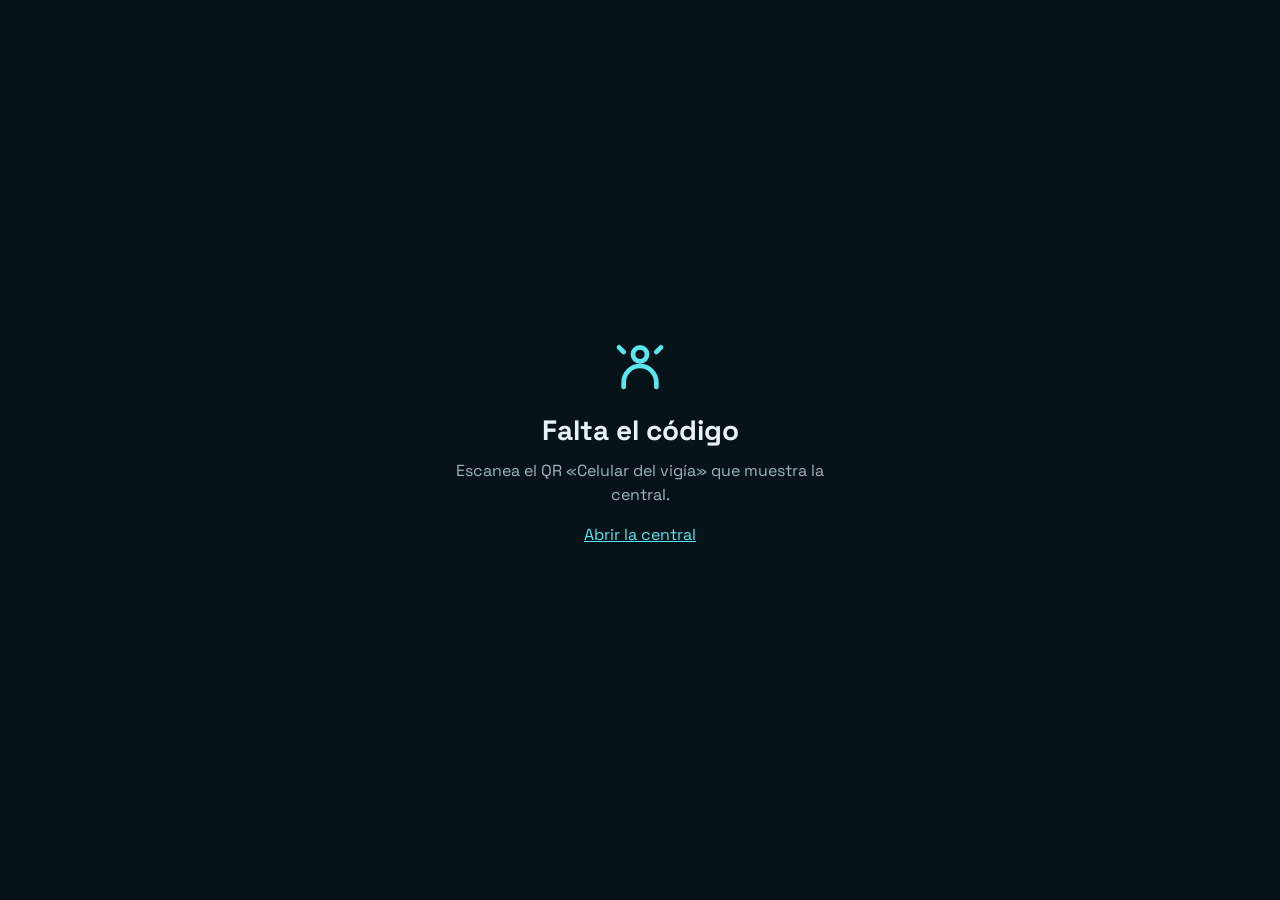
<file: vigia.html>
<!doctype html>
<html lang="es">
<head>
<meta charset="utf-8">
<meta name="viewport" content="width=device-width, initial-scale=1">
<title>Vigía · El Río Suena</title>
<meta name="theme-color" content="#071219">
<link rel="icon" href="icono.svg" type="image/svg+xml">
<link rel="stylesheet" href="vendor/fuentes.css">
<style>
  :root { --fondo:#071219; --sup:#0c1f2b; --borde:rgba(91,231,240,.16); --texto:#e7f4f7; --texto-2:#9db6bf; --acento:#5be7f0; --alerta:#ff5a4a; --exito:#4fe39a; color-scheme: dark; }
  * { box-sizing: border-box; }
  body { margin: 0; min-height: 100dvh; background: var(--fondo); color: var(--texto); font: 16px/1.5 "Space Grotesk", system-ui, sans-serif; display: grid; place-items: center; padding: 16px; transition: background .3s; }
  body.alerta { background: #3a0c0a; animation: late 1s infinite; }
  body.salvo { background: #06281b; animation: none; }
  .caja { width: 100%; max-width: 420px; text-align: center; }
  h1 { font-size: 28px; margin: 8px 0; } p { color: var(--texto-2); margin: 0 0 16px; }
  .tarjeta { background: var(--sup); border: 1px solid var(--borde); border-radius: 16px; padding: 24px 16px; margin: 16px 0; }
  .grande { font: 700 44px "JetBrains Mono", monospace; color: #fff; }
  button { width: 100%; min-height: 64px; border: 0; border-radius: 14px; font: 700 20px "Space Grotesk", sans-serif; cursor: pointer; background: var(--acento); color: #04222a; }
  button.ok { background: var(--exito); color: #03281a; }
  button:focus-visible { outline: 3px solid #fff; outline-offset: 3px; }
  svg { width: 56px; height: 56px; fill: none; stroke: var(--acento); stroke-width: 2; stroke-linecap: round; }
  input { width: 100%; min-height: 48px; margin-top: 8px; padding: 10px 12px; border-radius: 10px; border: 1px solid var(--borde); background: #071219; color: var(--texto); font: 16px "Space Grotesk", sans-serif; }
  label { color: var(--texto-2); font-size: 14px; }
  a { color: var(--acento); }
  @keyframes late { 50% { background: #5a1410; } }
  @media (prefers-reduced-motion: reduce) { body.alerta { animation: none; } }
  select { width: 100%; min-height: 48px; margin-top: 8px; padding: 10px 12px; border-radius: 10px; border: 1px solid var(--borde); background: #071219; color: var(--texto); font: 16px "Space Grotesk", sans-serif; }
  button.rojo { background: var(--alerta); color: #fff; min-height: 96px; font-size: 24px; }
  button:disabled { opacity: .6; cursor: default; }
  .estado { font-size: 14px; color: var(--texto-2); margin-top: 12px; }
</style>
</head>
<body>
<main class="caja">
  <svg viewBox="0 0 24 24" aria-hidden="true"><circle cx="12" cy="7" r="3"/><path d="M5 21v-2a7 7 0 0 1 14 0v2M3 4l2 2M21 4l-2 2"/></svg>
  <div id="vista"></div>
</main>
<script type="module">
import { abrirCanal, limpiarTema } from './js/canal.js';
const PUESTOS = { bermejo: 'Bermejo', espejos: 'río Espejos', samaipata: 'Samaipata', angostura: 'La Angostura' };
const tema = limpiarTema(new URLSearchParams(location.search).get('t')), vista = document.getElementById('vista');
// un id por celular: el mismo vigía tocando dos veces no cuenta como dos
const yo = (() => { try { let v = localStorage.getItem('rs-vigia'); if (!v) { v = Math.random().toString(36).slice(2, 10); localStorage.setItem('rs-vigia', v); } return v; } catch { return Math.random().toString(36).slice(2, 10); } })();
let puesto = (() => { try { return localStorage.getItem('rs-puesto') || 'bermejo'; } catch { return 'bermejo'; } })();
let timer;
function pintar() {
  vista.innerHTML = `<h1>Vigía río arriba</h1><p>Si ves que el río creció de golpe, avisa. Con dos vigías la central alerta a todo el río abajo.</p>
    <div class="tarjeta"><label for="puesto">¿Dónde estás?</label><select id="puesto">${Object.entries(PUESTOS).map(([k, v]) => `<option value="${k}"${k === puesto ? ' selected' : ''}>${v}</option>`).join('')}</select></div>
    <button class="rojo" id="crecio">El río creció</button><p class="estado" id="estado" role="status"></p>`;
  document.getElementById('puesto').onchange = e => { puesto = e.target.value; try { localStorage.setItem('rs-puesto', puesto); } catch {} };
  document.getElementById('crecio').onclick = reportar;
}
function reportar() {
  const btn = document.getElementById('crecio'), st = document.getElementById('estado');
  btn.disabled = true; btn.textContent = 'Enviando…'; navigator.vibrate?.(200);
  const m = canal.enviar({ tipo: 'vigia', v: yo, puesto }, { titulo: `Vigía en ${PUESTOS[puesto]}: el río creció`, texto: 'Reporte de vigía río arriba', prioridad: 4 });
  m.red.then(ok => { if (!ok && btn.disabled) st.textContent = 'Sin internet: llama a la central o manda SMS.'; });
  clearTimeout(timer); timer = setTimeout(() => { if (btn.disabled) { btn.disabled = false; btn.textContent = 'Reenviar'; st.textContent = 'La central no respondió todavía. Prueba de nuevo.'; } }, 20000);
}
const canal = !tema ? null : abrirCanal(tema, m => {
  if (m.tipo !== 'vigia-ok' || m.v !== yo) return;
  clearTimeout(timer); document.body.className = 'salvo'; navigator.vibrate?.([100, 80, 100]);
  vista.innerHTML = `<h1>La central recibió tu aviso</h1><p>Vigías que reportaron: <b>${Number(m.n) || 1}</b>${Number(m.n) >= 2 ? ' · alerta lanzada río abajo' : ' · falta un segundo vigía'}</p>
    <div class="tarjeta"><p>Aléjate de la orilla. Si el agua sigue subiendo, avisa de nuevo.</p></div><button id="otra">Volver</button>`;
  document.getElementById('otra').onclick = () => { document.body.className = ''; pintar(); };
});
if (!tema) vista.innerHTML = '<h1>Falta el código</h1><p>Escanea el QR «Celular del vigía» que muestra la central.</p><p><a href="./">Abrir la central</a></p>';
else pintar();
</script>
</body>
</html>
</file>
<file: vendor/fuentes.css>
@font-face{font-family:'Space Grotesk';font-style:normal;font-weight:400;font-display:swap;src:url(fuentes/space-grotesk-latin-400-normal.woff2) format('woff2')}
@font-face{font-family:'Space Grotesk';font-style:normal;font-weight:500;font-display:swap;src:url(fuentes/space-grotesk-latin-500-normal.woff2) format('woff2')}
@font-face{font-family:'Space Grotesk';font-style:normal;font-weight:600;font-display:swap;src:url(fuentes/space-grotesk-latin-600-normal.woff2) format('woff2')}
@font-face{font-family:'Space Grotesk';font-style:normal;font-weight:700;font-display:swap;src:url(fuentes/space-grotesk-latin-700-normal.woff2) format('woff2')}
@font-face{font-family:'JetBrains Mono';font-style:normal;font-weight:400;font-display:swap;src:url(fuentes/jetbrains-mono-latin-400-normal.woff2) format('woff2')}
@font-face{font-family:'JetBrains Mono';font-style:normal;font-weight:600;font-display:swap;src:url(fuentes/jetbrains-mono-latin-600-normal.woff2) format('woff2')}
</file>
<file: vendor/maplibre-gl.css>
.maplibregl-map{font:12px/20px Helvetica Neue,Arial,Helvetica,sans-serif;overflow:hidden;position:relative;-webkit-tap-highlight-color:rgb(0 0 0/0)}.maplibregl-canvas{left:0;position:absolute;top:0}.maplibregl-map:fullscreen{height:100%;width:100%}.maplibregl-ctrl-group button.maplibregl-ctrl-compass{touch-action:none}.maplibregl-canvas-container.maplibregl-interactive,.maplibregl-ctrl-group button.maplibregl-ctrl-compass{cursor:grab;-webkit-user-select:none;-moz-user-select:none;user-select:none}.maplibregl-canvas-container.maplibregl-interactive.maplibregl-track-pointer{cursor:pointer}.maplibregl-canvas-container.maplibregl-interactive:active,.maplibregl-ctrl-group button.maplibregl-ctrl-compass:active{cursor:grabbing}.maplibregl-canvas-container.maplibregl-touch-zoom-rotate,.maplibregl-canvas-container.maplibregl-touch-zoom-rotate .maplibregl-canvas{touch-action:pan-x pan-y}.maplibregl-canvas-container.maplibregl-touch-drag-pan,.maplibregl-canvas-container.maplibregl-touch-drag-pan .maplibregl-canvas{touch-action:pinch-zoom}.maplibregl-canvas-container.maplibregl-touch-zoom-rotate.maplibregl-touch-drag-pan,.maplibregl-canvas-container.maplibregl-touch-zoom-rotate.maplibregl-touch-drag-pan .maplibregl-canvas{touch-action:none}.maplibregl-canvas-container.maplibregl-touch-drag-pan.maplibregl-cooperative-gestures,.maplibregl-canvas-container.maplibregl-touch-drag-pan.maplibregl-cooperative-gestures .maplibregl-canvas{touch-action:pan-x pan-y}.maplibregl-ctrl-bottom-left,.maplibregl-ctrl-bottom-right,.maplibregl-ctrl-top-left,.maplibregl-ctrl-top-right{pointer-events:none;position:absolute;z-index:2}.maplibregl-ctrl-top-left{left:0;top:0}.maplibregl-ctrl-top-right{right:0;top:0}.maplibregl-ctrl-bottom-left{bottom:0;left:0}.maplibregl-ctrl-bottom-right{bottom:0;right:0}.maplibregl-ctrl{clear:both;pointer-events:auto;transform:translate(0)}.maplibregl-ctrl-top-left .maplibregl-ctrl{float:left;margin:10px 0 0 10px}.maplibregl-ctrl-top-right .maplibregl-ctrl{float:right;margin:10px 10px 0 0}.maplibregl-ctrl-bottom-left .maplibregl-ctrl{float:left;margin:0 0 10px 10px}.maplibregl-ctrl-bottom-right .maplibregl-ctrl{float:right;margin:0 10px 10px 0}.maplibregl-ctrl-group{background:#fff;border-radius:4px}.maplibregl-ctrl-group:not(:empty){box-shadow:0 0 0 2px rgba(0,0,0,.1)}@media (forced-colors:active){.maplibregl-ctrl-group:not(:empty){box-shadow:0 0 0 2px ButtonText}}.maplibregl-ctrl-group button{background-color:transparent;border:0;box-sizing:border-box;cursor:pointer;display:block;height:29px;outline:none;padding:0;width:29px}.maplibregl-ctrl-group button+button{border-top:1px solid #ddd}.maplibregl-ctrl button .maplibregl-ctrl-icon{background-position:50%;background-repeat:no-repeat;display:block;height:100%;width:100%}@media (forced-colors:active){.maplibregl-ctrl-icon{background-color:transparent}.maplibregl-ctrl-group button+button{border-top:1px solid ButtonText}}.maplibregl-ctrl button::-moz-focus-inner{border:0;padding:0}.maplibregl-ctrl-attrib-button:focus,.maplibregl-ctrl-group button:focus{box-shadow:0 0 2px 2px #0096ff}.maplibregl-ctrl button:disabled{cursor:not-allowed}.maplibregl-ctrl button:disabled .maplibregl-ctrl-icon{opacity:.25}.maplibregl-ctrl button:not(:disabled):hover{background-color:rgb(0 0 0/5%)}.maplibregl-ctrl-group button:focus:focus-visible{box-shadow:0 0 2px 2px #0096ff}.maplibregl-ctrl-group button:focus:not(:focus-visible){box-shadow:none}.maplibregl-ctrl-group button:focus:first-child{border-radius:4px 4px 0 0}.maplibregl-ctrl-group button:focus:last-child{border-radius:0 0 4px 4px}.maplibregl-ctrl-group button:focus:only-child{border-radius:inherit}.maplibregl-ctrl button.maplibregl-ctrl-zoom-out .maplibregl-ctrl-icon{background-image:url("data:image/svg+xml;charset=utf-8,%3Csvg xmlns='http://www.w3.org/2000/svg' width='29' height='29' fill='%23333' viewBox='0 0 29 29'%3E%3Cpath d='M10 13c-.75 0-1.5.75-1.5 1.5S9.25 16 10 16h9c.75 0 1.5-.75 1.5-1.5S19.75 13 19 13z'/%3E%3C/svg%3E")}.maplibregl-ctrl button.maplibregl-ctrl-zoom-in .maplibregl-ctrl-icon{background-image:url("data:image/svg+xml;charset=utf-8,%3Csvg xmlns='http://www.w3.org/2000/svg' width='29' height='29' fill='%23333' viewBox='0 0 29 29'%3E%3Cpath d='M14.5 8.5c-.75 0-1.5.75-1.5 1.5v3h-3c-.75 0-1.5.75-1.5 1.5S9.25 16 10 16h3v3c0 .75.75 1.5 1.5 1.5S16 19.75 16 19v-3h3c.75 0 1.5-.75 1.5-1.5S19.75 13 19 13h-3v-3c0-.75-.75-1.5-1.5-1.5'/%3E%3C/svg%3E")}@media (forced-colors:active){.maplibregl-ctrl button.maplibregl-ctrl-zoom-out .maplibregl-ctrl-icon{background-image:url("data:image/svg+xml;charset=utf-8,%3Csvg xmlns='http://www.w3.org/2000/svg' width='29' height='29' fill='%23fff' viewBox='0 0 29 29'%3E%3Cpath d='M10 13c-.75 0-1.5.75-1.5 1.5S9.25 16 10 16h9c.75 0 1.5-.75 1.5-1.5S19.75 13 19 13z'/%3E%3C/svg%3E")}.maplibregl-ctrl button.maplibregl-ctrl-zoom-in .maplibregl-ctrl-icon{background-image:url("data:image/svg+xml;charset=utf-8,%3Csvg xmlns='http://www.w3.org/2000/svg' width='29' height='29' fill='%23fff' viewBox='0 0 29 29'%3E%3Cpath d='M14.5 8.5c-.75 0-1.5.75-1.5 1.5v3h-3c-.75 0-1.5.75-1.5 1.5S9.25 16 10 16h3v3c0 .75.75 1.5 1.5 1.5S16 19.75 16 19v-3h3c.75 0 1.5-.75 1.5-1.5S19.75 13 19 13h-3v-3c0-.75-.75-1.5-1.5-1.5'/%3E%3C/svg%3E")}}@media (forced-colors:active) and (prefers-color-scheme:light){.maplibregl-ctrl button.maplibregl-ctrl-zoom-out .maplibregl-ctrl-icon{background-image:url("data:image/svg+xml;charset=utf-8,%3Csvg xmlns='http://www.w3.org/2000/svg' width='29' height='29' viewBox='0 0 29 29'%3E%3Cpath d='M10 13c-.75 0-1.5.75-1.5 1.5S9.25 16 10 16h9c.75 0 1.5-.75 1.5-1.5S19.75 13 19 13z'/%3E%3C/svg%3E")}.maplibregl-ctrl button.maplibregl-ctrl-zoom-in .maplibregl-ctrl-icon{background-image:url("data:image/svg+xml;charset=utf-8,%3Csvg xmlns='http://www.w3.org/2000/svg' width='29' height='29' viewBox='0 0 29 29'%3E%3Cpath d='M14.5 8.5c-.75 0-1.5.75-1.5 1.5v3h-3c-.75 0-1.5.75-1.5 1.5S9.25 16 10 16h3v3c0 .75.75 1.5 1.5 1.5S16 19.75 16 19v-3h3c.75 0 1.5-.75 1.5-1.5S19.75 13 19 13h-3v-3c0-.75-.75-1.5-1.5-1.5'/%3E%3C/svg%3E")}}.maplibregl-ctrl button.maplibregl-ctrl-fullscreen .maplibregl-ctrl-icon{background-image:url("data:image/svg+xml;charset=utf-8,%3Csvg xmlns='http://www.w3.org/2000/svg' width='29' height='29' fill='%23333' viewBox='0 0 29 29'%3E%3Cpath d='M24 16v5.5c0 1.75-.75 2.5-2.5 2.5H16v-1l3-1.5-4-5.5 1-1 5.5 4 1.5-3zM6 16l1.5 3 5.5-4 1 1-4 5.5 3 1.5v1H7.5C5.75 24 5 23.25 5 21.5V16zm7-11v1l-3 1.5 4 5.5-1 1-5.5-4L6 13H5V7.5C5 5.75 5.75 5 7.5 5zm11 2.5c0-1.75-.75-2.5-2.5-2.5H16v1l3 1.5-4 5.5 1 1 5.5-4 1.5 3h1z'/%3E%3C/svg%3E")}.maplibregl-ctrl button.maplibregl-ctrl-shrink .maplibregl-ctrl-icon{background-image:url("data:image/svg+xml;charset=utf-8,%3Csvg xmlns='http://www.w3.org/2000/svg' width='29' height='29' viewBox='0 0 29 29'%3E%3Cpath d='M18.5 16c-1.75 0-2.5.75-2.5 2.5V24h1l1.5-3 5.5 4 1-1-4-5.5 3-1.5v-1zM13 18.5c0-1.75-.75-2.5-2.5-2.5H5v1l3 1.5L4 24l1 1 5.5-4 1.5 3h1zm3-8c0 1.75.75 2.5 2.5 2.5H24v-1l-3-1.5L25 5l-1-1-5.5 4L17 5h-1zM10.5 13c1.75 0 2.5-.75 2.5-2.5V5h-1l-1.5 3L5 4 4 5l4 5.5L5 12v1z'/%3E%3C/svg%3E")}@media (forced-colors:active){.maplibregl-ctrl button.maplibregl-ctrl-fullscreen .maplibregl-ctrl-icon{background-image:url("data:image/svg+xml;charset=utf-8,%3Csvg xmlns='http://www.w3.org/2000/svg' width='29' height='29' fill='%23fff' viewBox='0 0 29 29'%3E%3Cpath d='M24 16v5.5c0 1.75-.75 2.5-2.5 2.5H16v-1l3-1.5-4-5.5 1-1 5.5 4 1.5-3zM6 16l1.5 3 5.5-4 1 1-4 5.5 3 1.5v1H7.5C5.75 24 5 23.25 5 21.5V16zm7-11v1l-3 1.5 4 5.5-1 1-5.5-4L6 13H5V7.5C5 5.75 5.75 5 7.5 5zm11 2.5c0-1.75-.75-2.5-2.5-2.5H16v1l3 1.5-4 5.5 1 1 5.5-4 1.5 3h1z'/%3E%3C/svg%3E")}.maplibregl-ctrl button.maplibregl-ctrl-shrink .maplibregl-ctrl-icon{background-image:url("data:image/svg+xml;charset=utf-8,%3Csvg xmlns='http://www.w3.org/2000/svg' width='29' height='29' fill='%23fff' viewBox='0 0 29 29'%3E%3Cpath d='M18.5 16c-1.75 0-2.5.75-2.5 2.5V24h1l1.5-3 5.5 4 1-1-4-5.5 3-1.5v-1zM13 18.5c0-1.75-.75-2.5-2.5-2.5H5v1l3 1.5L4 24l1 1 5.5-4 1.5 3h1zm3-8c0 1.75.75 2.5 2.5 2.5H24v-1l-3-1.5L25 5l-1-1-5.5 4L17 5h-1zM10.5 13c1.75 0 2.5-.75 2.5-2.5V5h-1l-1.5 3L5 4 4 5l4 5.5L5 12v1z'/%3E%3C/svg%3E")}}@media (forced-colors:active) and (prefers-color-scheme:light){.maplibregl-ctrl button.maplibregl-ctrl-fullscreen .maplibregl-ctrl-icon{background-image:url("data:image/svg+xml;charset=utf-8,%3Csvg xmlns='http://www.w3.org/2000/svg' width='29' height='29' viewBox='0 0 29 29'%3E%3Cpath d='M24 16v5.5c0 1.75-.75 2.5-2.5 2.5H16v-1l3-1.5-4-5.5 1-1 5.5 4 1.5-3zM6 16l1.5 3 5.5-4 1 1-4 5.5 3 1.5v1H7.5C5.75 24 5 23.25 5 21.5V16zm7-11v1l-3 1.5 4 5.5-1 1-5.5-4L6 13H5V7.5C5 5.75 5.75 5 7.5 5zm11 2.5c0-1.75-.75-2.5-2.5-2.5H16v1l3 1.5-4 5.5 1 1 5.5-4 1.5 3h1z'/%3E%3C/svg%3E")}.maplibregl-ctrl button.maplibregl-ctrl-shrink .maplibregl-ctrl-icon{background-image:url("data:image/svg+xml;charset=utf-8,%3Csvg xmlns='http://www.w3.org/2000/svg' width='29' height='29' viewBox='0 0 29 29'%3E%3Cpath d='M18.5 16c-1.75 0-2.5.75-2.5 2.5V24h1l1.5-3 5.5 4 1-1-4-5.5 3-1.5v-1zM13 18.5c0-1.75-.75-2.5-2.5-2.5H5v1l3 1.5L4 24l1 1 5.5-4 1.5 3h1zm3-8c0 1.75.75 2.5 2.5 2.5H24v-1l-3-1.5L25 5l-1-1-5.5 4L17 5h-1zM10.5 13c1.75 0 2.5-.75 2.5-2.5V5h-1l-1.5 3L5 4 4 5l4 5.5L5 12v1z'/%3E%3C/svg%3E")}}.maplibregl-ctrl button.maplibregl-ctrl-compass .maplibregl-ctrl-icon{background-image:url("data:image/svg+xml;charset=utf-8,%3Csvg xmlns='http://www.w3.org/2000/svg' width='29' height='29' fill='%23333' viewBox='0 0 29 29'%3E%3Cpath d='m10.5 14 4-8 4 8z'/%3E%3Cpath fill='%23ccc' d='m10.5 16 4 8 4-8z'/%3E%3C/svg%3E")}@media (forced-colors:active){.maplibregl-ctrl button.maplibregl-ctrl-compass .maplibregl-ctrl-icon{background-image:url("data:image/svg+xml;charset=utf-8,%3Csvg xmlns='http://www.w3.org/2000/svg' width='29' height='29' fill='%23fff' viewBox='0 0 29 29'%3E%3Cpath d='m10.5 14 4-8 4 8z'/%3E%3Cpath fill='%23ccc' d='m10.5 16 4 8 4-8z'/%3E%3C/svg%3E")}}@media (forced-colors:active) and (prefers-color-scheme:light){.maplibregl-ctrl button.maplibregl-ctrl-compass .maplibregl-ctrl-icon{background-image:url("data:image/svg+xml;charset=utf-8,%3Csvg xmlns='http://www.w3.org/2000/svg' width='29' height='29' viewBox='0 0 29 29'%3E%3Cpath d='m10.5 14 4-8 4 8z'/%3E%3Cpath fill='%23ccc' d='m10.5 16 4 8 4-8z'/%3E%3C/svg%3E")}}.maplibregl-ctrl button.maplibregl-ctrl-terrain .maplibregl-ctrl-icon{background-image:url("data:image/svg+xml;charset=utf-8,%3Csvg xmlns='http://www.w3.org/2000/svg' width='22' height='22' fill='%23333' viewBox='0 0 22 22'%3E%3Cpath d='m1.754 13.406 4.453-4.851 3.09 3.09 3.281 3.277.969-.969-3.309-3.312 3.844-4.121 6.148 6.886h1.082v-.855l-7.207-8.07-4.84 5.187L6.169 6.57l-5.48 5.965v.871ZM.688 16.844h20.625v1.375H.688Zm0 0'/%3E%3C/svg%3E")}.maplibregl-ctrl button.maplibregl-ctrl-terrain-enabled .maplibregl-ctrl-icon{background-image:url("data:image/svg+xml;charset=utf-8,%3Csvg xmlns='http://www.w3.org/2000/svg' width='22' height='22' fill='%2333b5e5' viewBox='0 0 22 22'%3E%3Cpath d='m1.754 13.406 4.453-4.851 3.09 3.09 3.281 3.277.969-.969-3.309-3.312 3.844-4.121 6.148 6.886h1.082v-.855l-7.207-8.07-4.84 5.187L6.169 6.57l-5.48 5.965v.871ZM.688 16.844h20.625v1.375H.688Zm0 0'/%3E%3C/svg%3E")}.maplibregl-ctrl button.maplibregl-ctrl-geolocate .maplibregl-ctrl-icon{background-image:url("data:image/svg+xml;charset=utf-8,%3Csvg xmlns='http://www.w3.org/2000/svg' width='29' height='29' fill='%23333' viewBox='0 0 20 20'%3E%3Cpath d='M10 4C9 4 9 5 9 5v.1A5 5 0 0 0 5.1 9H5s-1 0-1 1 1 1 1 1h.1A5 5 0 0 0 9 14.9v.1s0 1 1 1 1-1 1-1v-.1a5 5 0 0 0 3.9-3.9h.1s1 0 1-1-1-1-1-1h-.1A5 5 0 0 0 11 5.1V5s0-1-1-1m0 2.5a3.5 3.5 0 1 1 0 7 3.5 3.5 0 1 1 0-7'/%3E%3Ccircle cx='10' cy='10' r='2'/%3E%3C/svg%3E")}.maplibregl-ctrl button.maplibregl-ctrl-geolocate:disabled .maplibregl-ctrl-icon{background-image:url("data:image/svg+xml;charset=utf-8,%3Csvg xmlns='http://www.w3.org/2000/svg' width='29' height='29' fill='%23aaa' viewBox='0 0 20 20'%3E%3Cpath d='M10 4C9 4 9 5 9 5v.1A5 5 0 0 0 5.1 9H5s-1 0-1 1 1 1 1 1h.1A5 5 0 0 0 9 14.9v.1s0 1 1 1 1-1 1-1v-.1a5 5 0 0 0 3.9-3.9h.1s1 0 1-1-1-1-1-1h-.1A5 5 0 0 0 11 5.1V5s0-1-1-1m0 2.5a3.5 3.5 0 1 1 0 7 3.5 3.5 0 1 1 0-7'/%3E%3Ccircle cx='10' cy='10' r='2'/%3E%3Cpath fill='red' d='m14 5 1 1-9 9-1-1z'/%3E%3C/svg%3E")}.maplibregl-ctrl button.maplibregl-ctrl-geolocate.maplibregl-ctrl-geolocate-active .maplibregl-ctrl-icon{background-image:url("data:image/svg+xml;charset=utf-8,%3Csvg xmlns='http://www.w3.org/2000/svg' width='29' height='29' fill='%2333b5e5' viewBox='0 0 20 20'%3E%3Cpath d='M10 4C9 4 9 5 9 5v.1A5 5 0 0 0 5.1 9H5s-1 0-1 1 1 1 1 1h.1A5 5 0 0 0 9 14.9v.1s0 1 1 1 1-1 1-1v-.1a5 5 0 0 0 3.9-3.9h.1s1 0 1-1-1-1-1-1h-.1A5 5 0 0 0 11 5.1V5s0-1-1-1m0 2.5a3.5 3.5 0 1 1 0 7 3.5 3.5 0 1 1 0-7'/%3E%3Ccircle cx='10' cy='10' r='2'/%3E%3C/svg%3E")}.maplibregl-ctrl button.maplibregl-ctrl-geolocate.maplibregl-ctrl-geolocate-active-error .maplibregl-ctrl-icon{background-image:url("data:image/svg+xml;charset=utf-8,%3Csvg xmlns='http://www.w3.org/2000/svg' width='29' height='29' fill='%23e58978' viewBox='0 0 20 20'%3E%3Cpath d='M10 4C9 4 9 5 9 5v.1A5 5 0 0 0 5.1 9H5s-1 0-1 1 1 1 1 1h.1A5 5 0 0 0 9 14.9v.1s0 1 1 1 1-1 1-1v-.1a5 5 0 0 0 3.9-3.9h.1s1 0 1-1-1-1-1-1h-.1A5 5 0 0 0 11 5.1V5s0-1-1-1m0 2.5a3.5 3.5 0 1 1 0 7 3.5 3.5 0 1 1 0-7'/%3E%3Ccircle cx='10' cy='10' r='2'/%3E%3C/svg%3E")}.maplibregl-ctrl button.maplibregl-ctrl-geolocate.maplibregl-ctrl-geolocate-background .maplibregl-ctrl-icon{background-image:url("data:image/svg+xml;charset=utf-8,%3Csvg xmlns='http://www.w3.org/2000/svg' width='29' height='29' fill='%2333b5e5' viewBox='0 0 20 20'%3E%3Cpath d='M10 4C9 4 9 5 9 5v.1A5 5 0 0 0 5.1 9H5s-1 0-1 1 1 1 1 1h.1A5 5 0 0 0 9 14.9v.1s0 1 1 1 1-1 1-1v-.1a5 5 0 0 0 3.9-3.9h.1s1 0 1-1-1-1-1-1h-.1A5 5 0 0 0 11 5.1V5s0-1-1-1m0 2.5a3.5 3.5 0 1 1 0 7 3.5 3.5 0 1 1 0-7'/%3E%3C/svg%3E")}.maplibregl-ctrl button.maplibregl-ctrl-geolocate.maplibregl-ctrl-geolocate-background-error .maplibregl-ctrl-icon{background-image:url("data:image/svg+xml;charset=utf-8,%3Csvg xmlns='http://www.w3.org/2000/svg' width='29' height='29' fill='%23e54e33' viewBox='0 0 20 20'%3E%3Cpath d='M10 4C9 4 9 5 9 5v.1A5 5 0 0 0 5.1 9H5s-1 0-1 1 1 1 1 1h.1A5 5 0 0 0 9 14.9v.1s0 1 1 1 1-1 1-1v-.1a5 5 0 0 0 3.9-3.9h.1s1 0 1-1-1-1-1-1h-.1A5 5 0 0 0 11 5.1V5s0-1-1-1m0 2.5a3.5 3.5 0 1 1 0 7 3.5 3.5 0 1 1 0-7'/%3E%3C/svg%3E")}.maplibregl-ctrl button.maplibregl-ctrl-geolocate.maplibregl-ctrl-geolocate-waiting .maplibregl-ctrl-icon{animation:maplibregl-spin 2s linear infinite}@media (forced-colors:active){.maplibregl-ctrl button.maplibregl-ctrl-geolocate .maplibregl-ctrl-icon{background-image:url("data:image/svg+xml;charset=utf-8,%3Csvg xmlns='http://www.w3.org/2000/svg' width='29' height='29' fill='%23fff' viewBox='0 0 20 20'%3E%3Cpath d='M10 4C9 4 9 5 9 5v.1A5 5 0 0 0 5.1 9H5s-1 0-1 1 1 1 1 1h.1A5 5 0 0 0 9 14.9v.1s0 1 1 1 1-1 1-1v-.1a5 5 0 0 0 3.9-3.9h.1s1 0 1-1-1-1-1-1h-.1A5 5 0 0 0 11 5.1V5s0-1-1-1m0 2.5a3.5 3.5 0 1 1 0 7 3.5 3.5 0 1 1 0-7'/%3E%3Ccircle cx='10' cy='10' r='2'/%3E%3C/svg%3E")}.maplibregl-ctrl button.maplibregl-ctrl-geolocate:disabled .maplibregl-ctrl-icon{background-image:url("data:image/svg+xml;charset=utf-8,%3Csvg xmlns='http://www.w3.org/2000/svg' width='29' height='29' fill='%23999' viewBox='0 0 20 20'%3E%3Cpath d='M10 4C9 4 9 5 9 5v.1A5 5 0 0 0 5.1 9H5s-1 0-1 1 1 1 1 1h.1A5 5 0 0 0 9 14.9v.1s0 1 1 1 1-1 1-1v-.1a5 5 0 0 0 3.9-3.9h.1s1 0 1-1-1-1-1-1h-.1A5 5 0 0 0 11 5.1V5s0-1-1-1m0 2.5a3.5 3.5 0 1 1 0 7 3.5 3.5 0 1 1 0-7'/%3E%3Ccircle cx='10' cy='10' r='2'/%3E%3Cpath fill='red' d='m14 5 1 1-9 9-1-1z'/%3E%3C/svg%3E")}.maplibregl-ctrl button.maplibregl-ctrl-geolocate.maplibregl-ctrl-geolocate-active .maplibregl-ctrl-icon{background-image:url("data:image/svg+xml;charset=utf-8,%3Csvg xmlns='http://www.w3.org/2000/svg' width='29' height='29' fill='%2333b5e5' viewBox='0 0 20 20'%3E%3Cpath d='M10 4C9 4 9 5 9 5v.1A5 5 0 0 0 5.1 9H5s-1 0-1 1 1 1 1 1h.1A5 5 0 0 0 9 14.9v.1s0 1 1 1 1-1 1-1v-.1a5 5 0 0 0 3.9-3.9h.1s1 0 1-1-1-1-1-1h-.1A5 5 0 0 0 11 5.1V5s0-1-1-1m0 2.5a3.5 3.5 0 1 1 0 7 3.5 3.5 0 1 1 0-7'/%3E%3Ccircle cx='10' cy='10' r='2'/%3E%3C/svg%3E")}.maplibregl-ctrl button.maplibregl-ctrl-geolocate.maplibregl-ctrl-geolocate-active-error .maplibregl-ctrl-icon{background-image:url("data:image/svg+xml;charset=utf-8,%3Csvg xmlns='http://www.w3.org/2000/svg' width='29' height='29' fill='%23e58978' viewBox='0 0 20 20'%3E%3Cpath d='M10 4C9 4 9 5 9 5v.1A5 5 0 0 0 5.1 9H5s-1 0-1 1 1 1 1 1h.1A5 5 0 0 0 9 14.9v.1s0 1 1 1 1-1 1-1v-.1a5 5 0 0 0 3.9-3.9h.1s1 0 1-1-1-1-1-1h-.1A5 5 0 0 0 11 5.1V5s0-1-1-1m0 2.5a3.5 3.5 0 1 1 0 7 3.5 3.5 0 1 1 0-7'/%3E%3Ccircle cx='10' cy='10' r='2'/%3E%3C/svg%3E")}.maplibregl-ctrl button.maplibregl-ctrl-geolocate.maplibregl-ctrl-geolocate-background .maplibregl-ctrl-icon{background-image:url("data:image/svg+xml;charset=utf-8,%3Csvg xmlns='http://www.w3.org/2000/svg' width='29' height='29' fill='%2333b5e5' viewBox='0 0 20 20'%3E%3Cpath d='M10 4C9 4 9 5 9 5v.1A5 5 0 0 0 5.1 9H5s-1 0-1 1 1 1 1 1h.1A5 5 0 0 0 9 14.9v.1s0 1 1 1 1-1 1-1v-.1a5 5 0 0 0 3.9-3.9h.1s1 0 1-1-1-1-1-1h-.1A5 5 0 0 0 11 5.1V5s0-1-1-1m0 2.5a3.5 3.5 0 1 1 0 7 3.5 3.5 0 1 1 0-7'/%3E%3C/svg%3E")}.maplibregl-ctrl button.maplibregl-ctrl-geolocate.maplibregl-ctrl-geolocate-background-error .maplibregl-ctrl-icon{background-image:url("data:image/svg+xml;charset=utf-8,%3Csvg xmlns='http://www.w3.org/2000/svg' width='29' height='29' fill='%23e54e33' viewBox='0 0 20 20'%3E%3Cpath d='M10 4C9 4 9 5 9 5v.1A5 5 0 0 0 5.1 9H5s-1 0-1 1 1 1 1 1h.1A5 5 0 0 0 9 14.9v.1s0 1 1 1 1-1 1-1v-.1a5 5 0 0 0 3.9-3.9h.1s1 0 1-1-1-1-1-1h-.1A5 5 0 0 0 11 5.1V5s0-1-1-1m0 2.5a3.5 3.5 0 1 1 0 7 3.5 3.5 0 1 1 0-7'/%3E%3C/svg%3E")}}@media (forced-colors:active) and (prefers-color-scheme:light){.maplibregl-ctrl button.maplibregl-ctrl-geolocate .maplibregl-ctrl-icon{background-image:url("data:image/svg+xml;charset=utf-8,%3Csvg xmlns='http://www.w3.org/2000/svg' width='29' height='29' viewBox='0 0 20 20'%3E%3Cpath d='M10 4C9 4 9 5 9 5v.1A5 5 0 0 0 5.1 9H5s-1 0-1 1 1 1 1 1h.1A5 5 0 0 0 9 14.9v.1s0 1 1 1 1-1 1-1v-.1a5 5 0 0 0 3.9-3.9h.1s1 0 1-1-1-1-1-1h-.1A5 5 0 0 0 11 5.1V5s0-1-1-1m0 2.5a3.5 3.5 0 1 1 0 7 3.5 3.5 0 1 1 0-7'/%3E%3Ccircle cx='10' cy='10' r='2'/%3E%3C/svg%3E")}.maplibregl-ctrl button.maplibregl-ctrl-geolocate:disabled .maplibregl-ctrl-icon{background-image:url("data:image/svg+xml;charset=utf-8,%3Csvg xmlns='http://www.w3.org/2000/svg' width='29' height='29' fill='%23666' viewBox='0 0 20 20'%3E%3Cpath d='M10 4C9 4 9 5 9 5v.1A5 5 0 0 0 5.1 9H5s-1 0-1 1 1 1 1 1h.1A5 5 0 0 0 9 14.9v.1s0 1 1 1 1-1 1-1v-.1a5 5 0 0 0 3.9-3.9h.1s1 0 1-1-1-1-1-1h-.1A5 5 0 0 0 11 5.1V5s0-1-1-1m0 2.5a3.5 3.5 0 1 1 0 7 3.5 3.5 0 1 1 0-7'/%3E%3Ccircle cx='10' cy='10' r='2'/%3E%3Cpath fill='red' d='m14 5 1 1-9 9-1-1z'/%3E%3C/svg%3E")}}@keyframes maplibregl-spin{0%{transform:rotate(0deg)}to{transform:rotate(1turn)}}a.maplibregl-ctrl-logo{background-image:url("data:image/svg+xml;charset=utf-8,%3Csvg xmlns='http://www.w3.org/2000/svg' width='88' height='23' fill='none'%3E%3Cpath fill='%23000' fill-opacity='.4' fill-rule='evenodd' d='M17.408 16.796h-1.827l2.501-12.095h.198l3.324 6.533.988 2.19.988-2.19 3.258-6.533h.181l2.6 12.095h-1.81l-1.218-5.644-.362-1.71-.658 1.71-2.929 5.644h-.098l-2.914-5.644-.757-1.71-.345 1.71zm1.958-3.42-.726 3.663a1.255 1.255 0 0 1-1.232 1.011h-1.827a1.255 1.255 0 0 1-1.229-1.509l2.501-12.095a1.255 1.255 0 0 1 1.23-1.001h.197a1.25 1.25 0 0 1 1.12.685l3.19 6.273 3.125-6.263a1.25 1.25 0 0 1 1.123-.695h.181a1.255 1.255 0 0 1 1.227.991l1.443 6.71a5 5 0 0 1 .314-.787l.009-.016a4.6 4.6 0 0 1 1.777-1.887c.782-.46 1.668-.667 2.611-.667a4.6 4.6 0 0 1 1.7.32l.306.134c.21-.16.474-.256.759-.256h1.694a1.255 1.255 0 0 1 1.212.925 1.255 1.255 0 0 1 1.212-.925h1.711c.284 0 .545.094.755.252.613-.3 1.312-.45 2.075-.45 1.356 0 2.557.445 3.482 1.4q.47.48.763 1.064V4.701a1.255 1.255 0 0 1 1.255-1.255h1.86A1.255 1.255 0 0 1 54.44 4.7v9.194h2.217c.19 0 .37.043.532.118v-4.77c0-.356.147-.678.385-.906a2.42 2.42 0 0 1-.682-1.71c0-.665.267-1.253.735-1.7a2.45 2.45 0 0 1 1.722-.674 2.43 2.43 0 0 1 1.705.675q.318.302.504.683V4.7a1.255 1.255 0 0 1 1.255-1.255h1.744A1.255 1.255 0 0 1 65.812 4.7v3.335a4.8 4.8 0 0 1 1.526-.246c.938 0 1.817.214 2.59.69a4.47 4.47 0 0 1 1.67 1.743v-.98a1.255 1.255 0 0 1 1.256-1.256h1.777c.233 0 .451.064.639.174a3.4 3.4 0 0 1 1.567-.372c.346 0 .861.02 1.285.232a1.25 1.25 0 0 1 .689 1.004 4.7 4.7 0 0 1 .853-.588c.795-.44 1.675-.647 2.61-.647 1.385 0 2.65.39 3.525 1.396.836.938 1.168 2.173 1.168 3.528q-.001.515-.056 1.051a1.255 1.255 0 0 1-.947 1.09l.408.952a1.255 1.255 0 0 1-.477 1.552c-.418.268-.92.463-1.458.612-.613.171-1.304.244-2.049.244-1.06 0-2.043-.207-2.886-.698l-.015-.008c-.798-.48-1.419-1.135-1.818-1.963l-.004-.008a5.8 5.8 0 0 1-.548-2.512q0-.429.053-.843a1.3 1.3 0 0 1-.333-.086l-.166-.004c-.223 0-.426.062-.643.228-.03.024-.142.139-.142.59v3.883a1.255 1.255 0 0 1-1.256 1.256h-1.777a1.255 1.255 0 0 1-1.256-1.256V15.69l-.032.057a4.8 4.8 0 0 1-1.86 1.833 5.04 5.04 0 0 1-2.484.634 4.5 4.5 0 0 1-1.935-.424 1.25 1.25 0 0 1-.764.258h-1.71a1.255 1.255 0 0 1-1.256-1.255V7.687a2.4 2.4 0 0 1-.428.625c.253.23.412.561.412.93v7.553a1.255 1.255 0 0 1-1.256 1.255h-1.843a1.25 1.25 0 0 1-.894-.373c-.228.23-.544.373-.894.373H51.32a1.255 1.255 0 0 1-1.256-1.255v-1.251l-.061.117a4.7 4.7 0 0 1-1.782 1.884 4.77 4.77 0 0 1-2.485.67 5.6 5.6 0 0 1-1.485-.188l.009 2.764a1.255 1.255 0 0 1-1.255 1.259h-1.729a1.255 1.255 0 0 1-1.255-1.255v-3.537a1.255 1.255 0 0 1-1.167.793h-1.679a1.25 1.25 0 0 1-.77-.263 4.5 4.5 0 0 1-1.945.429c-.885 0-1.724-.21-2.495-.632l-.017-.01a5 5 0 0 1-1.081-.836 1.255 1.255 0 0 1-1.254 1.312h-1.81a1.255 1.255 0 0 1-1.228-.99l-.782-3.625-2.044 3.939a1.25 1.25 0 0 1-1.115.676h-.098a1.25 1.25 0 0 1-1.116-.68l-2.061-3.994zM35.92 16.63l.207-.114.223-.15q.493-.356.735-.785l.061-.118.033 1.332h1.678V9.242h-1.694l-.033 1.267q-.133-.329-.526-.658l-.032-.028a3.2 3.2 0 0 0-.668-.428l-.27-.12a3.3 3.3 0 0 0-1.235-.23q-1.136-.001-1.974.493a3.36 3.36 0 0 0-1.3 1.382q-.445.89-.444 2.074 0 1.2.51 2.107a3.8 3.8 0 0 0 1.382 1.381 3.9 3.9 0 0 0 1.893.477q.795 0 1.455-.33zm-2.789-5.38q-.576.675-.575 1.762 0 1.102.559 1.794.576.675 1.645.675a2.25 2.25 0 0 0 .934-.19 2.2 2.2 0 0 0 .468-.29l.178-.161a2.2 2.2 0 0 0 .397-.561q.244-.5.244-1.15v-.115q0-.708-.296-1.267l-.043-.077a2.2 2.2 0 0 0-.633-.709l-.13-.086-.047-.028a2.1 2.1 0 0 0-1.073-.285q-1.052 0-1.629.692zm2.316 2.706c.163-.17.28-.407.28-.83v-.114c0-.292-.06-.508-.15-.68a.96.96 0 0 0-.353-.389.85.85 0 0 0-.464-.127c-.4 0-.56.114-.664.239l-.01.012c-.148.174-.275.45-.275.945 0 .506.122.801.27.99.097.11.266.224.68.224.303 0 .504-.09.687-.269zm7.545 1.705a2.6 2.6 0 0 0 .331.423q.319.33.755.548l.173.074q.65.255 1.49.255 1.02 0 1.844-.493a3.45 3.45 0 0 0 1.316-1.4q.493-.904.493-2.089 0-1.909-.988-2.913-.988-1.02-2.584-1.02-.898 0-1.575.347a3 3 0 0 0-.415.262l-.199.166a3.4 3.4 0 0 0-.64.82V9.242h-1.712v11.553h1.729l-.017-5.134zm.53-1.138q.206.29.48.5l.155.11.053.034q.51.296 1.119.297 1.07 0 1.645-.675.577-.69.576-1.762 0-1.119-.576-1.777-.558-.675-1.645-.675-.435 0-.835.16a2 2 0 0 0-.284.136 2 2 0 0 0-.363.254 2.2 2.2 0 0 0-.46.569l-.082.162a2.6 2.6 0 0 0-.213 1.072v.115q0 .707.296 1.267l.135.211zm.964-.818a1.1 1.1 0 0 0 .367.385.94.94 0 0 0 .476.118c.423 0 .59-.117.687-.23.159-.194.28-.478.28-.95 0-.53-.133-.8-.266-.952l-.021-.025c-.078-.094-.231-.221-.68-.221a1 1 0 0 0-.503.135l-.012.007a.86.86 0 0 0-.335.343c-.073.133-.132.324-.132.614v.115a1.4 1.4 0 0 0 .14.66zm15.7-6.222q.347-.346.346-.856a1.05 1.05 0 0 0-.345-.79 1.18 1.18 0 0 0-.84-.329q-.51 0-.855.33a1.05 1.05 0 0 0-.346.79q0 .51.346.855.345.346.856.346.51 0 .839-.346zm4.337 9.314.033-1.332q.191.403.59.747l.098.081a4 4 0 0 0 .316.224l.223.122a3.2 3.2 0 0 0 1.44.322 3.8 3.8 0 0 0 1.875-.477 3.5 3.5 0 0 0 1.382-1.366q.527-.89.526-2.09 0-1.184-.444-2.073a3.24 3.24 0 0 0-1.283-1.399q-.823-.51-1.942-.51a3.5 3.5 0 0 0-1.527.344l-.086.043-.165.09a3 3 0 0 0-.33.214q-.432.315-.656.707a2 2 0 0 0-.099.198l.082-1.283V4.701h-1.744v12.095zm.473-2.509a2.5 2.5 0 0 0 .566.7q.117.098.245.18l.144.08a2.1 2.1 0 0 0 .975.232q1.07 0 1.645-.675.576-.69.576-1.778 0-1.102-.576-1.777-.56-.691-1.645-.692a2.2 2.2 0 0 0-1.015.235q-.22.113-.415.282l-.15.142a2.1 2.1 0 0 0-.42.594q-.223.479-.223 1.1v.115q0 .705.293 1.26zm2.616-.293c.157-.191.28-.479.28-.967 0-.51-.13-.79-.276-.961l-.021-.026c-.082-.1-.232-.225-.67-.225a.87.87 0 0 0-.681.279l-.012.011c-.154.155-.274.38-.274.807v.115c0 .285.057.499.144.669a1.1 1.1 0 0 0 .367.405c.137.082.28.123.455.123.423 0 .59-.118.686-.23zm8.266-3.013q.345-.13.724-.14l.069-.002q.493 0 .642.099l.247-1.794q-.196-.099-.717-.099a2.3 2.3 0 0 0-.545.063 2 2 0 0 0-.411.148 2.2 2.2 0 0 0-.4.249 2.5 2.5 0 0 0-.485.499 2.7 2.7 0 0 0-.32.581l-.05.137v-1.48h-1.778v7.553h1.777v-3.884q0-.546.159-.943a1.5 1.5 0 0 1 .466-.636 2.5 2.5 0 0 1 .399-.253 2 2 0 0 1 .224-.099zm9.784 2.656.05-.922q0-1.743-.856-2.698-.838-.97-2.584-.97-1.119-.001-2.007.493a3.46 3.46 0 0 0-1.4 1.382q-.493.906-.493 2.106 0 1.07.428 1.975.428.89 1.332 1.432.906.526 2.255.526.973 0 1.668-.185l.044-.012.135-.04q.613-.184.984-.421l-.542-1.267q-.3.162-.642.274l-.297.087q-.51.131-1.3.131-.954 0-1.497-.444a1.6 1.6 0 0 1-.192-.193q-.366-.44-.512-1.234l-.004-.021zm-5.427-1.256-.003.022h3.752v-.138q-.011-.727-.288-1.118a1 1 0 0 0-.156-.176q-.46-.428-1.316-.428-.986 0-1.494.604-.379.45-.494 1.234zm-27.053 2.77V4.7h-1.86v12.095h5.333V15.15zm7.103-5.908v7.553h-1.843V9.242h1.843z'/%3E%3Cpath fill='%23fff' d='m19.63 11.151-.757-1.71-.345 1.71-1.12 5.644h-1.827L18.083 4.7h.197l3.325 6.533.988 2.19.988-2.19L26.839 4.7h.181l2.6 12.095h-1.81l-1.218-5.644-.362-1.71-.658 1.71-2.93 5.644h-.098l-2.913-5.644zm14.836 5.81q-1.02 0-1.893-.478a3.8 3.8 0 0 1-1.381-1.382q-.51-.906-.51-2.106 0-1.185.444-2.074a3.36 3.36 0 0 1 1.3-1.382q.839-.494 1.974-.494a3.3 3.3 0 0 1 1.234.231 3.3 3.3 0 0 1 .97.575q.396.33.527.659l.033-1.267h1.694v7.553H37.18l-.033-1.332q-.279.593-1.02 1.053a3.17 3.17 0 0 1-1.662.444zm.296-1.482q.938 0 1.58-.642.642-.66.642-1.711v-.115q0-.708-.296-1.267a2.2 2.2 0 0 0-.807-.872 2.1 2.1 0 0 0-1.119-.313q-1.053 0-1.629.692-.575.675-.575 1.76 0 1.103.559 1.795.577.675 1.645.675zm6.521-6.237h1.711v1.4q.906-1.597 2.83-1.597 1.596 0 2.584 1.02.988 1.005.988 2.914 0 1.185-.493 2.09a3.46 3.46 0 0 1-1.316 1.399 3.5 3.5 0 0 1-1.844.493q-.954 0-1.662-.329a2.67 2.67 0 0 1-1.086-.97l.017 5.134h-1.728zm4.048 6.22q1.07 0 1.645-.674.577-.69.576-1.762 0-1.119-.576-1.777-.558-.675-1.645-.675-.592 0-1.12.296-.51.28-.822.823-.296.527-.296 1.234v.115q0 .708.296 1.267.313.543.823.855.51.296 1.119.297z'/%3E%3Cpath fill='%23e1e3e9' d='M51.325 4.7h1.86v10.45h3.473v1.646h-5.333zm7.12 4.542h1.843v7.553h-1.843zm.905-1.415a1.16 1.16 0 0 1-.856-.346 1.17 1.17 0 0 1-.346-.856 1.05 1.05 0 0 1 .346-.79q.346-.329.856-.329.494 0 .839.33a1.05 1.05 0 0 1 .345.79 1.16 1.16 0 0 1-.345.855q-.33.346-.84.346zm7.875 9.133a3.17 3.17 0 0 1-1.662-.444q-.723-.46-1.004-1.053l-.033 1.332h-1.71V4.701h1.743v4.657l-.082 1.283q.279-.658 1.086-1.119a3.5 3.5 0 0 1 1.778-.477q1.119 0 1.942.51a3.24 3.24 0 0 1 1.283 1.4q.445.888.444 2.072 0 1.201-.526 2.09a3.5 3.5 0 0 1-1.382 1.366 3.8 3.8 0 0 1-1.876.477zm-.296-1.481q1.069 0 1.645-.675.577-.69.577-1.778 0-1.102-.577-1.776-.56-.691-1.645-.692a2.12 2.12 0 0 0-1.58.659q-.642.641-.642 1.694v.115q0 .71.296 1.267a2.4 2.4 0 0 0 .807.872 2.1 2.1 0 0 0 1.119.313zm5.927-6.237h1.777v1.481q.263-.757.856-1.217a2.14 2.14 0 0 1 1.349-.46q.527 0 .724.098l-.247 1.794q-.149-.099-.642-.099-.774 0-1.416.494-.626.493-.626 1.58v3.883h-1.777V9.242zm9.534 7.718q-1.35 0-2.255-.526-.904-.543-1.332-1.432a4.6 4.6 0 0 1-.428-1.975q0-1.2.493-2.106a3.46 3.46 0 0 1 1.4-1.382q.889-.495 2.007-.494 1.744 0 2.584.97.855.956.856 2.7 0 .444-.05.92h-5.43q.18 1.005.708 1.45.542.443 1.497.443.79 0 1.3-.131a4 4 0 0 0 .938-.362l.542 1.267q-.411.263-1.119.46-.708.198-1.711.197zm1.596-4.558q.016-1.02-.444-1.432-.46-.428-1.316-.428-1.728 0-1.991 1.86z'/%3E%3Cpath d='M5.074 15.948a.484.657 0 0 0-.486.659v1.84a.484.657 0 0 0 .486.659h4.101a.484.657 0 0 0 .486-.659v-1.84a.484.657 0 0 0-.486-.659zm3.56 1.16H5.617v.838h3.017z' style='fill:%23fff;fill-rule:evenodd;stroke-width:1.03600001'/%3E%3Cg style='stroke-width:1.12603545'%3E%3Cpath d='M-9.408-1.416c-3.833-.025-7.056 2.912-7.08 6.615-.02 3.08 1.653 4.832 3.107 6.268.903.892 1.721 1.74 2.32 2.902l-.525-.004c-.543-.003-.992.304-1.24.639a1.87 1.87 0 0 0-.362 1.121l-.011 1.877c-.003.402.104.787.347 1.125.244.338.688.653 1.23.656l4.142.028c.542.003.99-.306 1.238-.641a1.87 1.87 0 0 0 .363-1.121l.012-1.875a1.87 1.87 0 0 0-.348-1.127c-.243-.338-.688-.653-1.23-.656l-.518-.004c.597-1.145 1.425-1.983 2.348-2.87 1.473-1.414 3.18-3.149 3.2-6.226-.016-3.59-2.923-6.684-6.993-6.707m-.006 1.1v.002c3.274.02 5.92 2.532 5.9 5.6-.017 2.706-1.39 4.026-2.863 5.44-1.034.994-2.118 2.033-2.814 3.633-.018.041-.052.055-.075.065q-.013.004-.02.01a.34.34 0 0 1-.226.084.34.34 0 0 1-.224-.086l-.092-.077c-.699-1.615-1.768-2.669-2.781-3.67-1.454-1.435-2.797-2.762-2.78-5.478.02-3.067 2.7-5.545 5.975-5.523m-.02 2.826c-1.62-.01-2.944 1.315-2.955 2.96-.01 1.646 1.295 2.988 2.916 2.999h.002c1.621.01 2.943-1.316 2.953-2.961.011-1.646-1.294-2.988-2.916-2.998m-.005 1.1c1.017.006 1.829.83 1.822 1.89s-.83 1.874-1.848 1.867c-1.018-.006-1.829-.83-1.822-1.89s.83-1.874 1.848-1.868m-2.155 11.857 4.14.025c.271.002.49.305.487.676l-.013 1.875c-.003.37-.224.67-.495.668l-4.14-.025c-.27-.002-.487-.306-.485-.676l.012-1.875c.003-.37.224-.67.494-.668' style='color:%23000;font-style:normal;font-variant:normal;font-weight:400;font-stretch:normal;font-size:medium;line-height:normal;font-family:sans-serif;font-variant-ligatures:normal;font-variant-position:normal;font-variant-caps:normal;font-variant-numeric:normal;font-variant-alternates:normal;font-feature-settings:normal;text-indent:0;text-align:start;text-decoration:none;text-decoration-line:none;text-decoration-style:solid;text-decoration-color:%23000;letter-spacing:normal;word-spacing:normal;text-transform:none;writing-mode:lr-tb;direction:ltr;text-orientation:mixed;dominant-baseline:auto;baseline-shift:baseline;text-anchor:start;white-space:normal;shape-padding:0;clip-rule:evenodd;display:inline;overflow:visible;visibility:visible;opacity:1;isolation:auto;mix-blend-mode:normal;color-interpolation:sRGB;color-interpolation-filters:linearRGB;solid-color:%23000;solid-opacity:1;vector-effect:none;fill:%23000;fill-opacity:.4;fill-rule:evenodd;stroke:none;stroke-width:2.47727823;stroke-linecap:butt;stroke-linejoin:miter;stroke-miterlimit:4;stroke-dasharray:none;stroke-dashoffset:0;stroke-opacity:1;color-rendering:auto;image-rendering:auto;shape-rendering:auto;text-rendering:auto' transform='translate(15.553 2.85)scale(.88807)'/%3E%3Cpath d='M-9.415-.316C-12.69-.338-15.37 2.14-15.39 5.207c-.017 2.716 1.326 4.041 2.78 5.477 1.013 1 2.081 2.055 2.78 3.67l.092.076a.34.34 0 0 0 .225.086.34.34 0 0 0 .227-.083l.019-.01c.022-.009.057-.024.074-.064.697-1.6 1.78-2.64 2.814-3.634 1.473-1.414 2.847-2.733 2.864-5.44.02-3.067-2.627-5.58-5.901-5.601m-.057 8.784c1.621.011 2.944-1.315 2.955-2.96.01-1.646-1.295-2.988-2.916-2.999-1.622-.01-2.945 1.315-2.955 2.96s1.295 2.989 2.916 3' style='clip-rule:evenodd;fill:%23e1e3e9;fill-opacity:1;fill-rule:evenodd;stroke:none;stroke-width:2.47727823;stroke-miterlimit:4;stroke-dasharray:none;stroke-opacity:.4' transform='translate(15.553 2.85)scale(.88807)'/%3E%3Cpath d='M-11.594 15.465c-.27-.002-.492.297-.494.668l-.012 1.876c-.003.371.214.673.485.675l4.14.027c.271.002.492-.298.495-.668l.012-1.877c.003-.37-.215-.672-.485-.674z' style='clip-rule:evenodd;fill:%23fff;fill-opacity:1;fill-rule:evenodd;stroke:none;stroke-width:2.47727823;stroke-miterlimit:4;stroke-dasharray:none;stroke-opacity:.4' transform='translate(15.553 2.85)scale(.88807)'/%3E%3C/g%3E%3C/svg%3E");background-repeat:no-repeat;cursor:pointer;display:block;height:23px;margin:0 0 -4px -4px;overflow:hidden;width:88px}a.maplibregl-ctrl-logo.maplibregl-compact{width:14px}@media (forced-colors:active){a.maplibregl-ctrl-logo{background-color:transparent;background-image:url("data:image/svg+xml;charset=utf-8,%3Csvg xmlns='http://www.w3.org/2000/svg' width='88' height='23' fill='none'%3E%3Cpath fill='%23000' fill-opacity='.4' fill-rule='evenodd' d='M17.408 16.796h-1.827l2.501-12.095h.198l3.324 6.533.988 2.19.988-2.19 3.258-6.533h.181l2.6 12.095h-1.81l-1.218-5.644-.362-1.71-.658 1.71-2.929 5.644h-.098l-2.914-5.644-.757-1.71-.345 1.71zm1.958-3.42-.726 3.663a1.255 1.255 0 0 1-1.232 1.011h-1.827a1.255 1.255 0 0 1-1.229-1.509l2.501-12.095a1.255 1.255 0 0 1 1.23-1.001h.197a1.25 1.25 0 0 1 1.12.685l3.19 6.273 3.125-6.263a1.25 1.25 0 0 1 1.123-.695h.181a1.255 1.255 0 0 1 1.227.991l1.443 6.71a5 5 0 0 1 .314-.787l.009-.016a4.6 4.6 0 0 1 1.777-1.887c.782-.46 1.668-.667 2.611-.667a4.6 4.6 0 0 1 1.7.32l.306.134c.21-.16.474-.256.759-.256h1.694a1.255 1.255 0 0 1 1.212.925 1.255 1.255 0 0 1 1.212-.925h1.711c.284 0 .545.094.755.252.613-.3 1.312-.45 2.075-.45 1.356 0 2.557.445 3.482 1.4q.47.48.763 1.064V4.701a1.255 1.255 0 0 1 1.255-1.255h1.86A1.255 1.255 0 0 1 54.44 4.7v9.194h2.217c.19 0 .37.043.532.118v-4.77c0-.356.147-.678.385-.906a2.42 2.42 0 0 1-.682-1.71c0-.665.267-1.253.735-1.7a2.45 2.45 0 0 1 1.722-.674 2.43 2.43 0 0 1 1.705.675q.318.302.504.683V4.7a1.255 1.255 0 0 1 1.255-1.255h1.744A1.255 1.255 0 0 1 65.812 4.7v3.335a4.8 4.8 0 0 1 1.526-.246c.938 0 1.817.214 2.59.69a4.47 4.47 0 0 1 1.67 1.743v-.98a1.255 1.255 0 0 1 1.256-1.256h1.777c.233 0 .451.064.639.174a3.4 3.4 0 0 1 1.567-.372c.346 0 .861.02 1.285.232a1.25 1.25 0 0 1 .689 1.004 4.7 4.7 0 0 1 .853-.588c.795-.44 1.675-.647 2.61-.647 1.385 0 2.65.39 3.525 1.396.836.938 1.168 2.173 1.168 3.528q-.001.515-.056 1.051a1.255 1.255 0 0 1-.947 1.09l.408.952a1.255 1.255 0 0 1-.477 1.552c-.418.268-.92.463-1.458.612-.613.171-1.304.244-2.049.244-1.06 0-2.043-.207-2.886-.698l-.015-.008c-.798-.48-1.419-1.135-1.818-1.963l-.004-.008a5.8 5.8 0 0 1-.548-2.512q0-.429.053-.843a1.3 1.3 0 0 1-.333-.086l-.166-.004c-.223 0-.426.062-.643.228-.03.024-.142.139-.142.59v3.883a1.255 1.255 0 0 1-1.256 1.256h-1.777a1.255 1.255 0 0 1-1.256-1.256V15.69l-.032.057a4.8 4.8 0 0 1-1.86 1.833 5.04 5.04 0 0 1-2.484.634 4.5 4.5 0 0 1-1.935-.424 1.25 1.25 0 0 1-.764.258h-1.71a1.255 1.255 0 0 1-1.256-1.255V7.687a2.4 2.4 0 0 1-.428.625c.253.23.412.561.412.93v7.553a1.255 1.255 0 0 1-1.256 1.255h-1.843a1.25 1.25 0 0 1-.894-.373c-.228.23-.544.373-.894.373H51.32a1.255 1.255 0 0 1-1.256-1.255v-1.251l-.061.117a4.7 4.7 0 0 1-1.782 1.884 4.77 4.77 0 0 1-2.485.67 5.6 5.6 0 0 1-1.485-.188l.009 2.764a1.255 1.255 0 0 1-1.255 1.259h-1.729a1.255 1.255 0 0 1-1.255-1.255v-3.537a1.255 1.255 0 0 1-1.167.793h-1.679a1.25 1.25 0 0 1-.77-.263 4.5 4.5 0 0 1-1.945.429c-.885 0-1.724-.21-2.495-.632l-.017-.01a5 5 0 0 1-1.081-.836 1.255 1.255 0 0 1-1.254 1.312h-1.81a1.255 1.255 0 0 1-1.228-.99l-.782-3.625-2.044 3.939a1.25 1.25 0 0 1-1.115.676h-.098a1.25 1.25 0 0 1-1.116-.68l-2.061-3.994zM35.92 16.63l.207-.114.223-.15q.493-.356.735-.785l.061-.118.033 1.332h1.678V9.242h-1.694l-.033 1.267q-.133-.329-.526-.658l-.032-.028a3.2 3.2 0 0 0-.668-.428l-.27-.12a3.3 3.3 0 0 0-1.235-.23q-1.136-.001-1.974.493a3.36 3.36 0 0 0-1.3 1.382q-.445.89-.444 2.074 0 1.2.51 2.107a3.8 3.8 0 0 0 1.382 1.381 3.9 3.9 0 0 0 1.893.477q.795 0 1.455-.33zm-2.789-5.38q-.576.675-.575 1.762 0 1.102.559 1.794.576.675 1.645.675a2.25 2.25 0 0 0 .934-.19 2.2 2.2 0 0 0 .468-.29l.178-.161a2.2 2.2 0 0 0 .397-.561q.244-.5.244-1.15v-.115q0-.708-.296-1.267l-.043-.077a2.2 2.2 0 0 0-.633-.709l-.13-.086-.047-.028a2.1 2.1 0 0 0-1.073-.285q-1.052 0-1.629.692zm2.316 2.706c.163-.17.28-.407.28-.83v-.114c0-.292-.06-.508-.15-.68a.96.96 0 0 0-.353-.389.85.85 0 0 0-.464-.127c-.4 0-.56.114-.664.239l-.01.012c-.148.174-.275.45-.275.945 0 .506.122.801.27.99.097.11.266.224.68.224.303 0 .504-.09.687-.269zm7.545 1.705a2.6 2.6 0 0 0 .331.423q.319.33.755.548l.173.074q.65.255 1.49.255 1.02 0 1.844-.493a3.45 3.45 0 0 0 1.316-1.4q.493-.904.493-2.089 0-1.909-.988-2.913-.988-1.02-2.584-1.02-.898 0-1.575.347a3 3 0 0 0-.415.262l-.199.166a3.4 3.4 0 0 0-.64.82V9.242h-1.712v11.553h1.729l-.017-5.134zm.53-1.138q.206.29.48.5l.155.11.053.034q.51.296 1.119.297 1.07 0 1.645-.675.577-.69.576-1.762 0-1.119-.576-1.777-.558-.675-1.645-.675-.435 0-.835.16a2 2 0 0 0-.284.136 2 2 0 0 0-.363.254 2.2 2.2 0 0 0-.46.569l-.082.162a2.6 2.6 0 0 0-.213 1.072v.115q0 .707.296 1.267l.135.211zm.964-.818a1.1 1.1 0 0 0 .367.385.94.94 0 0 0 .476.118c.423 0 .59-.117.687-.23.159-.194.28-.478.28-.95 0-.53-.133-.8-.266-.952l-.021-.025c-.078-.094-.231-.221-.68-.221a1 1 0 0 0-.503.135l-.012.007a.86.86 0 0 0-.335.343c-.073.133-.132.324-.132.614v.115a1.4 1.4 0 0 0 .14.66zm15.7-6.222q.347-.346.346-.856a1.05 1.05 0 0 0-.345-.79 1.18 1.18 0 0 0-.84-.329q-.51 0-.855.33a1.05 1.05 0 0 0-.346.79q0 .51.346.855.345.346.856.346.51 0 .839-.346zm4.337 9.314.033-1.332q.191.403.59.747l.098.081a4 4 0 0 0 .316.224l.223.122a3.2 3.2 0 0 0 1.44.322 3.8 3.8 0 0 0 1.875-.477 3.5 3.5 0 0 0 1.382-1.366q.527-.89.526-2.09 0-1.184-.444-2.073a3.24 3.24 0 0 0-1.283-1.399q-.823-.51-1.942-.51a3.5 3.5 0 0 0-1.527.344l-.086.043-.165.09a3 3 0 0 0-.33.214q-.432.315-.656.707a2 2 0 0 0-.099.198l.082-1.283V4.701h-1.744v12.095zm.473-2.509a2.5 2.5 0 0 0 .566.7q.117.098.245.18l.144.08a2.1 2.1 0 0 0 .975.232q1.07 0 1.645-.675.576-.69.576-1.778 0-1.102-.576-1.777-.56-.691-1.645-.692a2.2 2.2 0 0 0-1.015.235q-.22.113-.415.282l-.15.142a2.1 2.1 0 0 0-.42.594q-.223.479-.223 1.1v.115q0 .705.293 1.26zm2.616-.293c.157-.191.28-.479.28-.967 0-.51-.13-.79-.276-.961l-.021-.026c-.082-.1-.232-.225-.67-.225a.87.87 0 0 0-.681.279l-.012.011c-.154.155-.274.38-.274.807v.115c0 .285.057.499.144.669a1.1 1.1 0 0 0 .367.405c.137.082.28.123.455.123.423 0 .59-.118.686-.23zm8.266-3.013q.345-.13.724-.14l.069-.002q.493 0 .642.099l.247-1.794q-.196-.099-.717-.099a2.3 2.3 0 0 0-.545.063 2 2 0 0 0-.411.148 2.2 2.2 0 0 0-.4.249 2.5 2.5 0 0 0-.485.499 2.7 2.7 0 0 0-.32.581l-.05.137v-1.48h-1.778v7.553h1.777v-3.884q0-.546.159-.943a1.5 1.5 0 0 1 .466-.636 2.5 2.5 0 0 1 .399-.253 2 2 0 0 1 .224-.099zm9.784 2.656.05-.922q0-1.743-.856-2.698-.838-.97-2.584-.97-1.119-.001-2.007.493a3.46 3.46 0 0 0-1.4 1.382q-.493.906-.493 2.106 0 1.07.428 1.975.428.89 1.332 1.432.906.526 2.255.526.973 0 1.668-.185l.044-.012.135-.04q.613-.184.984-.421l-.542-1.267q-.3.162-.642.274l-.297.087q-.51.131-1.3.131-.954 0-1.497-.444a1.6 1.6 0 0 1-.192-.193q-.366-.44-.512-1.234l-.004-.021zm-5.427-1.256-.003.022h3.752v-.138q-.011-.727-.288-1.118a1 1 0 0 0-.156-.176q-.46-.428-1.316-.428-.986 0-1.494.604-.379.45-.494 1.234zm-27.053 2.77V4.7h-1.86v12.095h5.333V15.15zm7.103-5.908v7.553h-1.843V9.242h1.843z'/%3E%3Cpath fill='%23fff' d='m19.63 11.151-.757-1.71-.345 1.71-1.12 5.644h-1.827L18.083 4.7h.197l3.325 6.533.988 2.19.988-2.19L26.839 4.7h.181l2.6 12.095h-1.81l-1.218-5.644-.362-1.71-.658 1.71-2.93 5.644h-.098l-2.913-5.644zm14.836 5.81q-1.02 0-1.893-.478a3.8 3.8 0 0 1-1.381-1.382q-.51-.906-.51-2.106 0-1.185.444-2.074a3.36 3.36 0 0 1 1.3-1.382q.839-.494 1.974-.494a3.3 3.3 0 0 1 1.234.231 3.3 3.3 0 0 1 .97.575q.396.33.527.659l.033-1.267h1.694v7.553H37.18l-.033-1.332q-.279.593-1.02 1.053a3.17 3.17 0 0 1-1.662.444zm.296-1.482q.938 0 1.58-.642.642-.66.642-1.711v-.115q0-.708-.296-1.267a2.2 2.2 0 0 0-.807-.872 2.1 2.1 0 0 0-1.119-.313q-1.053 0-1.629.692-.575.675-.575 1.76 0 1.103.559 1.795.577.675 1.645.675zm6.521-6.237h1.711v1.4q.906-1.597 2.83-1.597 1.596 0 2.584 1.02.988 1.005.988 2.914 0 1.185-.493 2.09a3.46 3.46 0 0 1-1.316 1.399 3.5 3.5 0 0 1-1.844.493q-.954 0-1.662-.329a2.67 2.67 0 0 1-1.086-.97l.017 5.134h-1.728zm4.048 6.22q1.07 0 1.645-.674.577-.69.576-1.762 0-1.119-.576-1.777-.558-.675-1.645-.675-.592 0-1.12.296-.51.28-.822.823-.296.527-.296 1.234v.115q0 .708.296 1.267.313.543.823.855.51.296 1.119.297z'/%3E%3Cpath fill='%23e1e3e9' d='M51.325 4.7h1.86v10.45h3.473v1.646h-5.333zm7.12 4.542h1.843v7.553h-1.843zm.905-1.415a1.16 1.16 0 0 1-.856-.346 1.17 1.17 0 0 1-.346-.856 1.05 1.05 0 0 1 .346-.79q.346-.329.856-.329.494 0 .839.33a1.05 1.05 0 0 1 .345.79 1.16 1.16 0 0 1-.345.855q-.33.346-.84.346zm7.875 9.133a3.17 3.17 0 0 1-1.662-.444q-.723-.46-1.004-1.053l-.033 1.332h-1.71V4.701h1.743v4.657l-.082 1.283q.279-.658 1.086-1.119a3.5 3.5 0 0 1 1.778-.477q1.119 0 1.942.51a3.24 3.24 0 0 1 1.283 1.4q.445.888.444 2.072 0 1.201-.526 2.09a3.5 3.5 0 0 1-1.382 1.366 3.8 3.8 0 0 1-1.876.477zm-.296-1.481q1.069 0 1.645-.675.577-.69.577-1.778 0-1.102-.577-1.776-.56-.691-1.645-.692a2.12 2.12 0 0 0-1.58.659q-.642.641-.642 1.694v.115q0 .71.296 1.267a2.4 2.4 0 0 0 .807.872 2.1 2.1 0 0 0 1.119.313zm5.927-6.237h1.777v1.481q.263-.757.856-1.217a2.14 2.14 0 0 1 1.349-.46q.527 0 .724.098l-.247 1.794q-.149-.099-.642-.099-.774 0-1.416.494-.626.493-.626 1.58v3.883h-1.777V9.242zm9.534 7.718q-1.35 0-2.255-.526-.904-.543-1.332-1.432a4.6 4.6 0 0 1-.428-1.975q0-1.2.493-2.106a3.46 3.46 0 0 1 1.4-1.382q.889-.495 2.007-.494 1.744 0 2.584.97.855.956.856 2.7 0 .444-.05.92h-5.43q.18 1.005.708 1.45.542.443 1.497.443.79 0 1.3-.131a4 4 0 0 0 .938-.362l.542 1.267q-.411.263-1.119.46-.708.198-1.711.197zm1.596-4.558q.016-1.02-.444-1.432-.46-.428-1.316-.428-1.728 0-1.991 1.86z'/%3E%3Cpath d='M5.074 15.948a.484.657 0 0 0-.486.659v1.84a.484.657 0 0 0 .486.659h4.101a.484.657 0 0 0 .486-.659v-1.84a.484.657 0 0 0-.486-.659zm3.56 1.16H5.617v.838h3.017z' style='fill:%23fff;fill-rule:evenodd;stroke-width:1.03600001'/%3E%3Cg style='stroke-width:1.12603545'%3E%3Cpath d='M-9.408-1.416c-3.833-.025-7.056 2.912-7.08 6.615-.02 3.08 1.653 4.832 3.107 6.268.903.892 1.721 1.74 2.32 2.902l-.525-.004c-.543-.003-.992.304-1.24.639a1.87 1.87 0 0 0-.362 1.121l-.011 1.877c-.003.402.104.787.347 1.125.244.338.688.653 1.23.656l4.142.028c.542.003.99-.306 1.238-.641a1.87 1.87 0 0 0 .363-1.121l.012-1.875a1.87 1.87 0 0 0-.348-1.127c-.243-.338-.688-.653-1.23-.656l-.518-.004c.597-1.145 1.425-1.983 2.348-2.87 1.473-1.414 3.18-3.149 3.2-6.226-.016-3.59-2.923-6.684-6.993-6.707m-.006 1.1v.002c3.274.02 5.92 2.532 5.9 5.6-.017 2.706-1.39 4.026-2.863 5.44-1.034.994-2.118 2.033-2.814 3.633-.018.041-.052.055-.075.065q-.013.004-.02.01a.34.34 0 0 1-.226.084.34.34 0 0 1-.224-.086l-.092-.077c-.699-1.615-1.768-2.669-2.781-3.67-1.454-1.435-2.797-2.762-2.78-5.478.02-3.067 2.7-5.545 5.975-5.523m-.02 2.826c-1.62-.01-2.944 1.315-2.955 2.96-.01 1.646 1.295 2.988 2.916 2.999h.002c1.621.01 2.943-1.316 2.953-2.961.011-1.646-1.294-2.988-2.916-2.998m-.005 1.1c1.017.006 1.829.83 1.822 1.89s-.83 1.874-1.848 1.867c-1.018-.006-1.829-.83-1.822-1.89s.83-1.874 1.848-1.868m-2.155 11.857 4.14.025c.271.002.49.305.487.676l-.013 1.875c-.003.37-.224.67-.495.668l-4.14-.025c-.27-.002-.487-.306-.485-.676l.012-1.875c.003-.37.224-.67.494-.668' style='color:%23000;font-style:normal;font-variant:normal;font-weight:400;font-stretch:normal;font-size:medium;line-height:normal;font-family:sans-serif;font-variant-ligatures:normal;font-variant-position:normal;font-variant-caps:normal;font-variant-numeric:normal;font-variant-alternates:normal;font-feature-settings:normal;text-indent:0;text-align:start;text-decoration:none;text-decoration-line:none;text-decoration-style:solid;text-decoration-color:%23000;letter-spacing:normal;word-spacing:normal;text-transform:none;writing-mode:lr-tb;direction:ltr;text-orientation:mixed;dominant-baseline:auto;baseline-shift:baseline;text-anchor:start;white-space:normal;shape-padding:0;clip-rule:evenodd;display:inline;overflow:visible;visibility:visible;opacity:1;isolation:auto;mix-blend-mode:normal;color-interpolation:sRGB;color-interpolation-filters:linearRGB;solid-color:%23000;solid-opacity:1;vector-effect:none;fill:%23000;fill-opacity:.4;fill-rule:evenodd;stroke:none;stroke-width:2.47727823;stroke-linecap:butt;stroke-linejoin:miter;stroke-miterlimit:4;stroke-dasharray:none;stroke-dashoffset:0;stroke-opacity:1;color-rendering:auto;image-rendering:auto;shape-rendering:auto;text-rendering:auto' transform='translate(15.553 2.85)scale(.88807)'/%3E%3Cpath d='M-9.415-.316C-12.69-.338-15.37 2.14-15.39 5.207c-.017 2.716 1.326 4.041 2.78 5.477 1.013 1 2.081 2.055 2.78 3.67l.092.076a.34.34 0 0 0 .225.086.34.34 0 0 0 .227-.083l.019-.01c.022-.009.057-.024.074-.064.697-1.6 1.78-2.64 2.814-3.634 1.473-1.414 2.847-2.733 2.864-5.44.02-3.067-2.627-5.58-5.901-5.601m-.057 8.784c1.621.011 2.944-1.315 2.955-2.96.01-1.646-1.295-2.988-2.916-2.999-1.622-.01-2.945 1.315-2.955 2.96s1.295 2.989 2.916 3' style='clip-rule:evenodd;fill:%23e1e3e9;fill-opacity:1;fill-rule:evenodd;stroke:none;stroke-width:2.47727823;stroke-miterlimit:4;stroke-dasharray:none;stroke-opacity:.4' transform='translate(15.553 2.85)scale(.88807)'/%3E%3Cpath d='M-11.594 15.465c-.27-.002-.492.297-.494.668l-.012 1.876c-.003.371.214.673.485.675l4.14.027c.271.002.492-.298.495-.668l.012-1.877c.003-.37-.215-.672-.485-.674z' style='clip-rule:evenodd;fill:%23fff;fill-opacity:1;fill-rule:evenodd;stroke:none;stroke-width:2.47727823;stroke-miterlimit:4;stroke-dasharray:none;stroke-opacity:.4' transform='translate(15.553 2.85)scale(.88807)'/%3E%3C/g%3E%3C/svg%3E")}}@media (forced-colors:active) and (prefers-color-scheme:light){a.maplibregl-ctrl-logo{background-image:url("data:image/svg+xml;charset=utf-8,%3Csvg xmlns='http://www.w3.org/2000/svg' width='88' height='23' fill='none'%3E%3Cpath fill='%23000' fill-opacity='.4' fill-rule='evenodd' d='M17.408 16.796h-1.827l2.501-12.095h.198l3.324 6.533.988 2.19.988-2.19 3.258-6.533h.181l2.6 12.095h-1.81l-1.218-5.644-.362-1.71-.658 1.71-2.929 5.644h-.098l-2.914-5.644-.757-1.71-.345 1.71zm1.958-3.42-.726 3.663a1.255 1.255 0 0 1-1.232 1.011h-1.827a1.255 1.255 0 0 1-1.229-1.509l2.501-12.095a1.255 1.255 0 0 1 1.23-1.001h.197a1.25 1.25 0 0 1 1.12.685l3.19 6.273 3.125-6.263a1.25 1.25 0 0 1 1.123-.695h.181a1.255 1.255 0 0 1 1.227.991l1.443 6.71a5 5 0 0 1 .314-.787l.009-.016a4.6 4.6 0 0 1 1.777-1.887c.782-.46 1.668-.667 2.611-.667a4.6 4.6 0 0 1 1.7.32l.306.134c.21-.16.474-.256.759-.256h1.694a1.255 1.255 0 0 1 1.212.925 1.255 1.255 0 0 1 1.212-.925h1.711c.284 0 .545.094.755.252.613-.3 1.312-.45 2.075-.45 1.356 0 2.557.445 3.482 1.4q.47.48.763 1.064V4.701a1.255 1.255 0 0 1 1.255-1.255h1.86A1.255 1.255 0 0 1 54.44 4.7v9.194h2.217c.19 0 .37.043.532.118v-4.77c0-.356.147-.678.385-.906a2.42 2.42 0 0 1-.682-1.71c0-.665.267-1.253.735-1.7a2.45 2.45 0 0 1 1.722-.674 2.43 2.43 0 0 1 1.705.675q.318.302.504.683V4.7a1.255 1.255 0 0 1 1.255-1.255h1.744A1.255 1.255 0 0 1 65.812 4.7v3.335a4.8 4.8 0 0 1 1.526-.246c.938 0 1.817.214 2.59.69a4.47 4.47 0 0 1 1.67 1.743v-.98a1.255 1.255 0 0 1 1.256-1.256h1.777c.233 0 .451.064.639.174a3.4 3.4 0 0 1 1.567-.372c.346 0 .861.02 1.285.232a1.25 1.25 0 0 1 .689 1.004 4.7 4.7 0 0 1 .853-.588c.795-.44 1.675-.647 2.61-.647 1.385 0 2.65.39 3.525 1.396.836.938 1.168 2.173 1.168 3.528q-.001.515-.056 1.051a1.255 1.255 0 0 1-.947 1.09l.408.952a1.255 1.255 0 0 1-.477 1.552c-.418.268-.92.463-1.458.612-.613.171-1.304.244-2.049.244-1.06 0-2.043-.207-2.886-.698l-.015-.008c-.798-.48-1.419-1.135-1.818-1.963l-.004-.008a5.8 5.8 0 0 1-.548-2.512q0-.429.053-.843a1.3 1.3 0 0 1-.333-.086l-.166-.004c-.223 0-.426.062-.643.228-.03.024-.142.139-.142.59v3.883a1.255 1.255 0 0 1-1.256 1.256h-1.777a1.255 1.255 0 0 1-1.256-1.256V15.69l-.032.057a4.8 4.8 0 0 1-1.86 1.833 5.04 5.04 0 0 1-2.484.634 4.5 4.5 0 0 1-1.935-.424 1.25 1.25 0 0 1-.764.258h-1.71a1.255 1.255 0 0 1-1.256-1.255V7.687a2.4 2.4 0 0 1-.428.625c.253.23.412.561.412.93v7.553a1.255 1.255 0 0 1-1.256 1.255h-1.843a1.25 1.25 0 0 1-.894-.373c-.228.23-.544.373-.894.373H51.32a1.255 1.255 0 0 1-1.256-1.255v-1.251l-.061.117a4.7 4.7 0 0 1-1.782 1.884 4.77 4.77 0 0 1-2.485.67 5.6 5.6 0 0 1-1.485-.188l.009 2.764a1.255 1.255 0 0 1-1.255 1.259h-1.729a1.255 1.255 0 0 1-1.255-1.255v-3.537a1.255 1.255 0 0 1-1.167.793h-1.679a1.25 1.25 0 0 1-.77-.263 4.5 4.5 0 0 1-1.945.429c-.885 0-1.724-.21-2.495-.632l-.017-.01a5 5 0 0 1-1.081-.836 1.255 1.255 0 0 1-1.254 1.312h-1.81a1.255 1.255 0 0 1-1.228-.99l-.782-3.625-2.044 3.939a1.25 1.25 0 0 1-1.115.676h-.098a1.25 1.25 0 0 1-1.116-.68l-2.061-3.994zM35.92 16.63l.207-.114.223-.15q.493-.356.735-.785l.061-.118.033 1.332h1.678V9.242h-1.694l-.033 1.267q-.133-.329-.526-.658l-.032-.028a3.2 3.2 0 0 0-.668-.428l-.27-.12a3.3 3.3 0 0 0-1.235-.23q-1.136-.001-1.974.493a3.36 3.36 0 0 0-1.3 1.382q-.445.89-.444 2.074 0 1.2.51 2.107a3.8 3.8 0 0 0 1.382 1.381 3.9 3.9 0 0 0 1.893.477q.795 0 1.455-.33zm-2.789-5.38q-.576.675-.575 1.762 0 1.102.559 1.794.576.675 1.645.675a2.25 2.25 0 0 0 .934-.19 2.2 2.2 0 0 0 .468-.29l.178-.161a2.2 2.2 0 0 0 .397-.561q.244-.5.244-1.15v-.115q0-.708-.296-1.267l-.043-.077a2.2 2.2 0 0 0-.633-.709l-.13-.086-.047-.028a2.1 2.1 0 0 0-1.073-.285q-1.052 0-1.629.692zm2.316 2.706c.163-.17.28-.407.28-.83v-.114c0-.292-.06-.508-.15-.68a.96.96 0 0 0-.353-.389.85.85 0 0 0-.464-.127c-.4 0-.56.114-.664.239l-.01.012c-.148.174-.275.45-.275.945 0 .506.122.801.27.99.097.11.266.224.68.224.303 0 .504-.09.687-.269zm7.545 1.705a2.6 2.6 0 0 0 .331.423q.319.33.755.548l.173.074q.65.255 1.49.255 1.02 0 1.844-.493a3.45 3.45 0 0 0 1.316-1.4q.493-.904.493-2.089 0-1.909-.988-2.913-.988-1.02-2.584-1.02-.898 0-1.575.347a3 3 0 0 0-.415.262l-.199.166a3.4 3.4 0 0 0-.64.82V9.242h-1.712v11.553h1.729l-.017-5.134zm.53-1.138q.206.29.48.5l.155.11.053.034q.51.296 1.119.297 1.07 0 1.645-.675.577-.69.576-1.762 0-1.119-.576-1.777-.558-.675-1.645-.675-.435 0-.835.16a2 2 0 0 0-.284.136 2 2 0 0 0-.363.254 2.2 2.2 0 0 0-.46.569l-.082.162a2.6 2.6 0 0 0-.213 1.072v.115q0 .707.296 1.267l.135.211zm.964-.818a1.1 1.1 0 0 0 .367.385.94.94 0 0 0 .476.118c.423 0 .59-.117.687-.23.159-.194.28-.478.28-.95 0-.53-.133-.8-.266-.952l-.021-.025c-.078-.094-.231-.221-.68-.221a1 1 0 0 0-.503.135l-.012.007a.86.86 0 0 0-.335.343c-.073.133-.132.324-.132.614v.115a1.4 1.4 0 0 0 .14.66zm15.7-6.222q.347-.346.346-.856a1.05 1.05 0 0 0-.345-.79 1.18 1.18 0 0 0-.84-.329q-.51 0-.855.33a1.05 1.05 0 0 0-.346.79q0 .51.346.855.345.346.856.346.51 0 .839-.346zm4.337 9.314.033-1.332q.191.403.59.747l.098.081a4 4 0 0 0 .316.224l.223.122a3.2 3.2 0 0 0 1.44.322 3.8 3.8 0 0 0 1.875-.477 3.5 3.5 0 0 0 1.382-1.366q.527-.89.526-2.09 0-1.184-.444-2.073a3.24 3.24 0 0 0-1.283-1.399q-.823-.51-1.942-.51a3.5 3.5 0 0 0-1.527.344l-.086.043-.165.09a3 3 0 0 0-.33.214q-.432.315-.656.707a2 2 0 0 0-.099.198l.082-1.283V4.701h-1.744v12.095zm.473-2.509a2.5 2.5 0 0 0 .566.7q.117.098.245.18l.144.08a2.1 2.1 0 0 0 .975.232q1.07 0 1.645-.675.576-.69.576-1.778 0-1.102-.576-1.777-.56-.691-1.645-.692a2.2 2.2 0 0 0-1.015.235q-.22.113-.415.282l-.15.142a2.1 2.1 0 0 0-.42.594q-.223.479-.223 1.1v.115q0 .705.293 1.26zm2.616-.293c.157-.191.28-.479.28-.967 0-.51-.13-.79-.276-.961l-.021-.026c-.082-.1-.232-.225-.67-.225a.87.87 0 0 0-.681.279l-.012.011c-.154.155-.274.38-.274.807v.115c0 .285.057.499.144.669a1.1 1.1 0 0 0 .367.405c.137.082.28.123.455.123.423 0 .59-.118.686-.23zm8.266-3.013q.345-.13.724-.14l.069-.002q.493 0 .642.099l.247-1.794q-.196-.099-.717-.099a2.3 2.3 0 0 0-.545.063 2 2 0 0 0-.411.148 2.2 2.2 0 0 0-.4.249 2.5 2.5 0 0 0-.485.499 2.7 2.7 0 0 0-.32.581l-.05.137v-1.48h-1.778v7.553h1.777v-3.884q0-.546.159-.943a1.5 1.5 0 0 1 .466-.636 2.5 2.5 0 0 1 .399-.253 2 2 0 0 1 .224-.099zm9.784 2.656.05-.922q0-1.743-.856-2.698-.838-.97-2.584-.97-1.119-.001-2.007.493a3.46 3.46 0 0 0-1.4 1.382q-.493.906-.493 2.106 0 1.07.428 1.975.428.89 1.332 1.432.906.526 2.255.526.973 0 1.668-.185l.044-.012.135-.04q.613-.184.984-.421l-.542-1.267q-.3.162-.642.274l-.297.087q-.51.131-1.3.131-.954 0-1.497-.444a1.6 1.6 0 0 1-.192-.193q-.366-.44-.512-1.234l-.004-.021zm-5.427-1.256-.003.022h3.752v-.138q-.011-.727-.288-1.118a1 1 0 0 0-.156-.176q-.46-.428-1.316-.428-.986 0-1.494.604-.379.45-.494 1.234zm-27.053 2.77V4.7h-1.86v12.095h5.333V15.15zm7.103-5.908v7.553h-1.843V9.242h1.843z'/%3E%3Cpath fill='%23fff' d='m19.63 11.151-.757-1.71-.345 1.71-1.12 5.644h-1.827L18.083 4.7h.197l3.325 6.533.988 2.19.988-2.19L26.839 4.7h.181l2.6 12.095h-1.81l-1.218-5.644-.362-1.71-.658 1.71-2.93 5.644h-.098l-2.913-5.644zm14.836 5.81q-1.02 0-1.893-.478a3.8 3.8 0 0 1-1.381-1.382q-.51-.906-.51-2.106 0-1.185.444-2.074a3.36 3.36 0 0 1 1.3-1.382q.839-.494 1.974-.494a3.3 3.3 0 0 1 1.234.231 3.3 3.3 0 0 1 .97.575q.396.33.527.659l.033-1.267h1.694v7.553H37.18l-.033-1.332q-.279.593-1.02 1.053a3.17 3.17 0 0 1-1.662.444zm.296-1.482q.938 0 1.58-.642.642-.66.642-1.711v-.115q0-.708-.296-1.267a2.2 2.2 0 0 0-.807-.872 2.1 2.1 0 0 0-1.119-.313q-1.053 0-1.629.692-.575.675-.575 1.76 0 1.103.559 1.795.577.675 1.645.675zm6.521-6.237h1.711v1.4q.906-1.597 2.83-1.597 1.596 0 2.584 1.02.988 1.005.988 2.914 0 1.185-.493 2.09a3.46 3.46 0 0 1-1.316 1.399 3.5 3.5 0 0 1-1.844.493q-.954 0-1.662-.329a2.67 2.67 0 0 1-1.086-.97l.017 5.134h-1.728zm4.048 6.22q1.07 0 1.645-.674.577-.69.576-1.762 0-1.119-.576-1.777-.558-.675-1.645-.675-.592 0-1.12.296-.51.28-.822.823-.296.527-.296 1.234v.115q0 .708.296 1.267.313.543.823.855.51.296 1.119.297z'/%3E%3Cpath fill='%23e1e3e9' d='M51.325 4.7h1.86v10.45h3.473v1.646h-5.333zm7.12 4.542h1.843v7.553h-1.843zm.905-1.415a1.16 1.16 0 0 1-.856-.346 1.17 1.17 0 0 1-.346-.856 1.05 1.05 0 0 1 .346-.79q.346-.329.856-.329.494 0 .839.33a1.05 1.05 0 0 1 .345.79 1.16 1.16 0 0 1-.345.855q-.33.346-.84.346zm7.875 9.133a3.17 3.17 0 0 1-1.662-.444q-.723-.46-1.004-1.053l-.033 1.332h-1.71V4.701h1.743v4.657l-.082 1.283q.279-.658 1.086-1.119a3.5 3.5 0 0 1 1.778-.477q1.119 0 1.942.51a3.24 3.24 0 0 1 1.283 1.4q.445.888.444 2.072 0 1.201-.526 2.09a3.5 3.5 0 0 1-1.382 1.366 3.8 3.8 0 0 1-1.876.477zm-.296-1.481q1.069 0 1.645-.675.577-.69.577-1.778 0-1.102-.577-1.776-.56-.691-1.645-.692a2.12 2.12 0 0 0-1.58.659q-.642.641-.642 1.694v.115q0 .71.296 1.267a2.4 2.4 0 0 0 .807.872 2.1 2.1 0 0 0 1.119.313zm5.927-6.237h1.777v1.481q.263-.757.856-1.217a2.14 2.14 0 0 1 1.349-.46q.527 0 .724.098l-.247 1.794q-.149-.099-.642-.099-.774 0-1.416.494-.626.493-.626 1.58v3.883h-1.777V9.242zm9.534 7.718q-1.35 0-2.255-.526-.904-.543-1.332-1.432a4.6 4.6 0 0 1-.428-1.975q0-1.2.493-2.106a3.46 3.46 0 0 1 1.4-1.382q.889-.495 2.007-.494 1.744 0 2.584.97.855.956.856 2.7 0 .444-.05.92h-5.43q.18 1.005.708 1.45.542.443 1.497.443.79 0 1.3-.131a4 4 0 0 0 .938-.362l.542 1.267q-.411.263-1.119.46-.708.198-1.711.197zm1.596-4.558q.016-1.02-.444-1.432-.46-.428-1.316-.428-1.728 0-1.991 1.86z'/%3E%3Cpath d='M5.074 15.948a.484.657 0 0 0-.486.659v1.84a.484.657 0 0 0 .486.659h4.101a.484.657 0 0 0 .486-.659v-1.84a.484.657 0 0 0-.486-.659zm3.56 1.16H5.617v.838h3.017z' style='fill:%23fff;fill-rule:evenodd;stroke-width:1.03600001'/%3E%3Cg style='stroke-width:1.12603545'%3E%3Cpath d='M-9.408-1.416c-3.833-.025-7.056 2.912-7.08 6.615-.02 3.08 1.653 4.832 3.107 6.268.903.892 1.721 1.74 2.32 2.902l-.525-.004c-.543-.003-.992.304-1.24.639a1.87 1.87 0 0 0-.362 1.121l-.011 1.877c-.003.402.104.787.347 1.125.244.338.688.653 1.23.656l4.142.028c.542.003.99-.306 1.238-.641a1.87 1.87 0 0 0 .363-1.121l.012-1.875a1.87 1.87 0 0 0-.348-1.127c-.243-.338-.688-.653-1.23-.656l-.518-.004c.597-1.145 1.425-1.983 2.348-2.87 1.473-1.414 3.18-3.149 3.2-6.226-.016-3.59-2.923-6.684-6.993-6.707m-.006 1.1v.002c3.274.02 5.92 2.532 5.9 5.6-.017 2.706-1.39 4.026-2.863 5.44-1.034.994-2.118 2.033-2.814 3.633-.018.041-.052.055-.075.065q-.013.004-.02.01a.34.34 0 0 1-.226.084.34.34 0 0 1-.224-.086l-.092-.077c-.699-1.615-1.768-2.669-2.781-3.67-1.454-1.435-2.797-2.762-2.78-5.478.02-3.067 2.7-5.545 5.975-5.523m-.02 2.826c-1.62-.01-2.944 1.315-2.955 2.96-.01 1.646 1.295 2.988 2.916 2.999h.002c1.621.01 2.943-1.316 2.953-2.961.011-1.646-1.294-2.988-2.916-2.998m-.005 1.1c1.017.006 1.829.83 1.822 1.89s-.83 1.874-1.848 1.867c-1.018-.006-1.829-.83-1.822-1.89s.83-1.874 1.848-1.868m-2.155 11.857 4.14.025c.271.002.49.305.487.676l-.013 1.875c-.003.37-.224.67-.495.668l-4.14-.025c-.27-.002-.487-.306-.485-.676l.012-1.875c.003-.37.224-.67.494-.668' style='color:%23000;font-style:normal;font-variant:normal;font-weight:400;font-stretch:normal;font-size:medium;line-height:normal;font-family:sans-serif;font-variant-ligatures:normal;font-variant-position:normal;font-variant-caps:normal;font-variant-numeric:normal;font-variant-alternates:normal;font-feature-settings:normal;text-indent:0;text-align:start;text-decoration:none;text-decoration-line:none;text-decoration-style:solid;text-decoration-color:%23000;letter-spacing:normal;word-spacing:normal;text-transform:none;writing-mode:lr-tb;direction:ltr;text-orientation:mixed;dominant-baseline:auto;baseline-shift:baseline;text-anchor:start;white-space:normal;shape-padding:0;clip-rule:evenodd;display:inline;overflow:visible;visibility:visible;opacity:1;isolation:auto;mix-blend-mode:normal;color-interpolation:sRGB;color-interpolation-filters:linearRGB;solid-color:%23000;solid-opacity:1;vector-effect:none;fill:%23000;fill-opacity:.4;fill-rule:evenodd;stroke:none;stroke-width:2.47727823;stroke-linecap:butt;stroke-linejoin:miter;stroke-miterlimit:4;stroke-dasharray:none;stroke-dashoffset:0;stroke-opacity:1;color-rendering:auto;image-rendering:auto;shape-rendering:auto;text-rendering:auto' transform='translate(15.553 2.85)scale(.88807)'/%3E%3Cpath d='M-9.415-.316C-12.69-.338-15.37 2.14-15.39 5.207c-.017 2.716 1.326 4.041 2.78 5.477 1.013 1 2.081 2.055 2.78 3.67l.092.076a.34.34 0 0 0 .225.086.34.34 0 0 0 .227-.083l.019-.01c.022-.009.057-.024.074-.064.697-1.6 1.78-2.64 2.814-3.634 1.473-1.414 2.847-2.733 2.864-5.44.02-3.067-2.627-5.58-5.901-5.601m-.057 8.784c1.621.011 2.944-1.315 2.955-2.96.01-1.646-1.295-2.988-2.916-2.999-1.622-.01-2.945 1.315-2.955 2.96s1.295 2.989 2.916 3' style='clip-rule:evenodd;fill:%23e1e3e9;fill-opacity:1;fill-rule:evenodd;stroke:none;stroke-width:2.47727823;stroke-miterlimit:4;stroke-dasharray:none;stroke-opacity:.4' transform='translate(15.553 2.85)scale(.88807)'/%3E%3Cpath d='M-11.594 15.465c-.27-.002-.492.297-.494.668l-.012 1.876c-.003.371.214.673.485.675l4.14.027c.271.002.492-.298.495-.668l.012-1.877c.003-.37-.215-.672-.485-.674z' style='clip-rule:evenodd;fill:%23fff;fill-opacity:1;fill-rule:evenodd;stroke:none;stroke-width:2.47727823;stroke-miterlimit:4;stroke-dasharray:none;stroke-opacity:.4' transform='translate(15.553 2.85)scale(.88807)'/%3E%3C/g%3E%3C/svg%3E")}}.maplibregl-ctrl.maplibregl-ctrl-attrib{background-color:hsla(0,0%,100%,.5);margin:0;padding:0 5px}@media screen{.maplibregl-ctrl-attrib.maplibregl-compact{background-color:#fff;border-radius:12px;box-sizing:content-box;color:#000;margin:10px;min-height:20px;padding:2px 24px 2px 0;position:relative}.maplibregl-ctrl-attrib.maplibregl-compact-show{padding:2px 28px 2px 8px;visibility:visible}.maplibregl-ctrl-bottom-left>.maplibregl-ctrl-attrib.maplibregl-compact-show,.maplibregl-ctrl-top-left>.maplibregl-ctrl-attrib.maplibregl-compact-show{border-radius:12px;padding:2px 8px 2px 28px}.maplibregl-ctrl-attrib.maplibregl-compact .maplibregl-ctrl-attrib-inner{display:none}.maplibregl-ctrl-attrib-button{background-color:hsla(0,0%,100%,.5);background-image:url("data:image/svg+xml;charset=utf-8,%3Csvg xmlns='http://www.w3.org/2000/svg' width='24' height='24' fill-rule='evenodd' viewBox='0 0 20 20'%3E%3Cpath d='M4 10a6 6 0 1 0 12 0 6 6 0 1 0-12 0m5-3a1 1 0 1 0 2 0 1 1 0 1 0-2 0m0 3a1 1 0 1 1 2 0v3a1 1 0 1 1-2 0'/%3E%3C/svg%3E");border:0;border-radius:12px;box-sizing:border-box;cursor:pointer;display:none;height:24px;outline:none;position:absolute;right:0;top:0;width:24px}.maplibregl-ctrl-attrib summary.maplibregl-ctrl-attrib-button{-webkit-appearance:none;-moz-appearance:none;appearance:none;list-style:none}.maplibregl-ctrl-attrib summary.maplibregl-ctrl-attrib-button::-webkit-details-marker{display:none}.maplibregl-ctrl-bottom-left .maplibregl-ctrl-attrib-button,.maplibregl-ctrl-top-left .maplibregl-ctrl-attrib-button{left:0}.maplibregl-ctrl-attrib.maplibregl-compact .maplibregl-ctrl-attrib-button,.maplibregl-ctrl-attrib.maplibregl-compact-show .maplibregl-ctrl-attrib-inner{display:block}.maplibregl-ctrl-attrib.maplibregl-compact-show .maplibregl-ctrl-attrib-button{background-color:rgb(0 0 0/5%)}.maplibregl-ctrl-bottom-right>.maplibregl-ctrl-attrib.maplibregl-compact:after{bottom:0;right:0}.maplibregl-ctrl-top-right>.maplibregl-ctrl-attrib.maplibregl-compact:after{right:0;top:0}.maplibregl-ctrl-top-left>.maplibregl-ctrl-attrib.maplibregl-compact:after{left:0;top:0}.maplibregl-ctrl-bottom-left>.maplibregl-ctrl-attrib.maplibregl-compact:after{bottom:0;left:0}}@media screen and (forced-colors:active){.maplibregl-ctrl-attrib.maplibregl-compact:after{background-image:url("data:image/svg+xml;charset=utf-8,%3Csvg xmlns='http://www.w3.org/2000/svg' width='24' height='24' fill='%23fff' fill-rule='evenodd' viewBox='0 0 20 20'%3E%3Cpath d='M4 10a6 6 0 1 0 12 0 6 6 0 1 0-12 0m5-3a1 1 0 1 0 2 0 1 1 0 1 0-2 0m0 3a1 1 0 1 1 2 0v3a1 1 0 1 1-2 0'/%3E%3C/svg%3E")}}@media screen and (forced-colors:active) and (prefers-color-scheme:light){.maplibregl-ctrl-attrib.maplibregl-compact:after{background-image:url("data:image/svg+xml;charset=utf-8,%3Csvg xmlns='http://www.w3.org/2000/svg' width='24' height='24' fill-rule='evenodd' viewBox='0 0 20 20'%3E%3Cpath d='M4 10a6 6 0 1 0 12 0 6 6 0 1 0-12 0m5-3a1 1 0 1 0 2 0 1 1 0 1 0-2 0m0 3a1 1 0 1 1 2 0v3a1 1 0 1 1-2 0'/%3E%3C/svg%3E")}}.maplibregl-ctrl-attrib a{color:rgba(0,0,0,.75);text-decoration:none}.maplibregl-ctrl-attrib a:hover{color:inherit;text-decoration:underline}.maplibregl-attrib-empty{display:none}.maplibregl-ctrl-scale{background-color:hsla(0,0%,100%,.75);border:2px solid #333;border-top:#333;box-sizing:border-box;color:#333;font-size:10px;padding:0 5px}.maplibregl-popup{display:flex;left:0;pointer-events:none;position:absolute;top:0;will-change:transform}.maplibregl-popup-anchor-top,.maplibregl-popup-anchor-top-left,.maplibregl-popup-anchor-top-right{flex-direction:column}.maplibregl-popup-anchor-bottom,.maplibregl-popup-anchor-bottom-left,.maplibregl-popup-anchor-bottom-right{flex-direction:column-reverse}.maplibregl-popup-anchor-left{flex-direction:row}.maplibregl-popup-anchor-right{flex-direction:row-reverse}.maplibregl-popup-tip{border:10px solid transparent;height:0;width:0;z-index:1}.maplibregl-popup-anchor-top .maplibregl-popup-tip{align-self:center;border-bottom-color:#fff;border-top:none}.maplibregl-popup-anchor-top-left .maplibregl-popup-tip{align-self:flex-start;border-bottom-color:#fff;border-left:none;border-top:none}.maplibregl-popup-anchor-top-right .maplibregl-popup-tip{align-self:flex-end;border-bottom-color:#fff;border-right:none;border-top:none}.maplibregl-popup-anchor-bottom .maplibregl-popup-tip{align-self:center;border-bottom:none;border-top-color:#fff}.maplibregl-popup-anchor-bottom-left .maplibregl-popup-tip{align-self:flex-start;border-bottom:none;border-left:none;border-top-color:#fff}.maplibregl-popup-anchor-bottom-right .maplibregl-popup-tip{align-self:flex-end;border-bottom:none;border-right:none;border-top-color:#fff}.maplibregl-popup-anchor-left .maplibregl-popup-tip{align-self:center;border-left:none;border-right-color:#fff}.maplibregl-popup-anchor-right .maplibregl-popup-tip{align-self:center;border-left-color:#fff;border-right:none}.maplibregl-popup-close-button{background-color:transparent;border:0;border-radius:0 3px 0 0;cursor:pointer;position:absolute;right:0;top:0}.maplibregl-popup-close-button:hover{background-color:rgb(0 0 0/5%)}.maplibregl-popup-content{background:#fff;border-radius:3px;box-shadow:0 1px 2px rgba(0,0,0,.1);padding:15px 10px;pointer-events:auto;position:relative}.maplibregl-popup-anchor-top-left .maplibregl-popup-content{border-top-left-radius:0}.maplibregl-popup-anchor-top-right .maplibregl-popup-content{border-top-right-radius:0}.maplibregl-popup-anchor-bottom-left .maplibregl-popup-content{border-bottom-left-radius:0}.maplibregl-popup-anchor-bottom-right .maplibregl-popup-content{border-bottom-right-radius:0}.maplibregl-popup-track-pointer{display:none}.maplibregl-popup-track-pointer *{pointer-events:none;-webkit-user-select:none;-moz-user-select:none;user-select:none}.maplibregl-map:hover .maplibregl-popup-track-pointer{display:flex}.maplibregl-map:active .maplibregl-popup-track-pointer{display:none}.maplibregl-marker{left:0;position:absolute;top:0;transition:opacity .2s;will-change:transform}.maplibregl-user-location-dot,.maplibregl-user-location-dot:before{background-color:#1da1f2;border-radius:50%;height:15px;width:15px}.maplibregl-user-location-dot:before{animation:maplibregl-user-location-dot-pulse 2s infinite;content:"";position:absolute}.maplibregl-user-location-dot:after{border:2px solid #fff;border-radius:50%;box-shadow:0 0 3px rgba(0,0,0,.35);box-sizing:border-box;content:"";height:19px;left:-2px;position:absolute;top:-2px;width:19px}@keyframes maplibregl-user-location-dot-pulse{0%{opacity:1;transform:scale(1)}70%{opacity:0;transform:scale(3)}to{opacity:0;transform:scale(1)}}.maplibregl-user-location-dot-stale{background-color:#aaa}.maplibregl-user-location-dot-stale:after{display:none}.maplibregl-user-location-accuracy-circle{background-color:#1da1f233;border-radius:100%;height:1px;width:1px}.maplibregl-crosshair,.maplibregl-crosshair .maplibregl-interactive,.maplibregl-crosshair .maplibregl-interactive:active{cursor:crosshair}.maplibregl-boxzoom{background:#fff;border:2px dotted #202020;height:0;left:0;opacity:.5;position:absolute;top:0;width:0}.maplibregl-cooperative-gesture-screen{align-items:center;background:rgba(0,0,0,.4);color:#fff;display:flex;font-size:1.4em;inset:0;justify-content:center;line-height:1.2;opacity:0;padding:1rem;pointer-events:none;position:absolute;transition:opacity 1s ease 1s;z-index:99999}.maplibregl-cooperative-gesture-screen.maplibregl-show{opacity:1;transition:opacity .05s}.maplibregl-cooperative-gesture-screen .maplibregl-mobile-message{display:none}@media (hover:none),(width <= 480px){.maplibregl-cooperative-gesture-screen .maplibregl-desktop-message{display:none}.maplibregl-cooperative-gesture-screen .maplibregl-mobile-message{display:block}}.maplibregl-pseudo-fullscreen{height:100%!important;left:0!important;position:fixed!important;top:0!important;width:100%!important;z-index:99999}
</file>
<file: estilo.css>
[hidden] { display: none !important; }
:root {
  --fondo: #071219; --superficie: rgba(10, 26, 36, .82); --superficie-solida: #0c1f2b; --borde: rgba(91, 231, 240, .16);
  --texto: #e7f4f7; --texto-2: #9db6bf; --acento: #5be7f0; --acento-osc: #0f3f4a;
  --alerta: #ff5a4a; --aviso: #ffb347; --exito: #4fe39a;
  --r: 16px; --r-chico: 10px; --sombra: 0 12px 40px rgba(0, 0, 0, .45);
  --f: "Space Grotesk", system-ui, sans-serif; --mono: "JetBrains Mono", ui-monospace, monospace;
  color-scheme: dark;
}
* { box-sizing: border-box; }
html, body { margin: 0; height: 100%; }
body { background: var(--fondo); color: var(--texto); font: 400 15px/1.5 var(--f); overflow: hidden; }
h1, h2, h3 { margin: 0; line-height: 1.2; }
svg { width: 18px; height: 18px; fill: none; stroke: currentColor; stroke-width: 2; stroke-linecap: round; stroke-linejoin: round; flex: none; }

.barra { position: relative; z-index: 3; display: flex; align-items: center; gap: 16px; padding: 12px 20px; background: linear-gradient(180deg, rgba(7,18,25,.98), rgba(7,18,25,.85)); border-bottom: 1px solid var(--borde); }
.marca-app { display: flex; align-items: center; gap: 12px; margin-right: auto; }
.logo { width: 36px; height: 36px; stroke: var(--acento); }
.logo circle { fill: var(--aviso); stroke: none; }
h1 { font-size: 20px; font-weight: 700; letter-spacing: -.01em; }
.lema { margin: 0; color: var(--texto-2); font-size: 13px; font-style: italic; }
.chips { display: flex; gap: 8px; }
.chip { display: inline-flex; align-items: center; gap: 6px; padding: 6px 12px; border-radius: 999px; background: var(--acento-osc); color: var(--texto); font-size: 13px; border: 1px solid var(--borde); }
.chip svg { width: 16px; height: 16px; stroke: var(--acento); }
.chip.reloj { font-family: var(--mono); background: rgba(255,179,71,.12); border-color: rgba(255,179,71,.35); }

.btn { display: inline-flex; align-items: center; justify-content: center; gap: 8px; min-height: 44px; padding: 10px 16px; border-radius: var(--r-chico); border: 1px solid var(--borde); background: rgba(91,231,240,.07); color: var(--texto); font: 500 14px var(--f); cursor: pointer; transition: background .18s, transform .12s, border-color .18s; }
.btn:hover { background: rgba(91,231,240,.15); border-color: rgba(91,231,240,.4); }
.btn:active { transform: scale(.97); }
.btn:focus-visible, select:focus-visible { outline: 2px solid var(--acento); outline-offset: 2px; }
.btn.primario { background: var(--acento); color: #04222a; border-color: transparent; font-weight: 700; }
.btn.primario:hover { background: #8af1f7; }
.btn.chico { min-height: 36px; padding: 6px 12px; font-size: 13px; }
.btn[disabled] { opacity: .5; cursor: default; }

.tablero { position: relative; height: calc(100% - 65px); display: grid; grid-template-columns: 380px 1fr 340px; grid-template-rows: auto 1fr; gap: 16px; padding: 16px; pointer-events: none; }
.mapa { position: absolute; inset: 0; pointer-events: auto; }
.panel { position: relative; z-index: 2; pointer-events: auto; background: var(--superficie); backdrop-filter: blur(14px); -webkit-backdrop-filter: blur(14px); border: 1px solid var(--borde); border-radius: var(--r); padding: 16px; box-shadow: var(--sombra); animation: entra .4s ease both; overflow: auto; }
.panel > header { display: flex; align-items: center; justify-content: space-between; gap: 8px; margin-bottom: 4px; }
.panel h2 { font-size: 16px; font-weight: 600; }
.sub, .nota { margin: 0 0 12px; color: var(--texto-2); font-size: 13px; }
.nota { margin: 12px 0 0; font-size: 12px; }
.oido { grid-column: 1; grid-row: 1; align-self: start; }
.mensajes { grid-column: 1; grid-row: 2; align-self: start; max-height: 100%; display: flex; flex-direction: column; }
.cuenta { grid-column: 3; grid-row: 1; align-self: start; max-height: 100%; }
/* abajo a la derecha, debajo de la cuenta regresiva; deja libre la atribución del mapa (OpenStreetMap) */
.guardianes { grid-column: 3; grid-row: 2; align-self: end; max-height: calc(100% - 36px); margin-bottom: 36px; padding: 12px; display: flex; flex-direction: column; overflow: hidden; }
/* encabezado: título y botón QR en una fila; el subtítulo usa todo el ancho debajo */
.guardianes > header { display: grid; grid-template-columns: minmax(0, 1fr) auto; align-items: center; gap: 2px 8px; margin-bottom: 10px; flex: none; }
.guardianes .titulo { display: contents; }
.guardianes .sub { grid-column: 1 / -1; grid-row: 2; margin: 0; font-size: 12px; line-height: 1.35; white-space: nowrap; overflow: hidden; text-overflow: ellipsis; }
.guardianes #btn-qr { min-height: 30px; padding: 4px 10px; gap: 6px; font-size: 12px; white-space: nowrap; flex: none; }
.guardianes #btn-qr svg, .guardianes .pie .btn svg { width: 15px; height: 15px; }
/* pie en una sola fila: dos botones del mismo alto que el del QR */
.guardianes .pie { flex-wrap: nowrap; gap: 6px; }
.guardianes .pie .btn { flex: 1 1 auto; min-width: 0; min-height: 30px; padding: 4px 8px; gap: 6px; font-size: 12px; white-space: nowrap; }
.guardianes .personas { flex: 1 1 auto; min-height: 0; overflow: auto; margin-right: -6px; padding-right: 4px; scrollbar-width: thin; }
/* hay más casos abajo: la última tarjeta se desvanece y un aviso dice cuántos faltan (así no parece cortada) */
.guardianes .personas.hay-mas { -webkit-mask-image: linear-gradient(#000 calc(100% - 34px), transparent); mask-image: linear-gradient(#000 calc(100% - 34px), transparent); }
.guardianes .mas { flex: none; align-self: center; margin: -22px 0 6px; position: relative; z-index: 1; padding: 2px 10px; border-radius: 99px; border: 1px solid var(--borde); background: var(--superficie-solida); color: var(--texto-2); font: 600 11px var(--mono); cursor: pointer; pointer-events: auto; }
.guardianes .mas:hover { color: var(--texto); border-color: var(--acento); }

#espectro { width: 100%; height: 120px; border-radius: var(--r-chico); background: #06121b; display: block; }
.medidor { height: 8px; border-radius: 99px; background: rgba(255,255,255,.07); margin: 12px 0 8px; overflow: hidden; }
#medidor-barra { height: 100%; width: 0; border-radius: inherit; background: linear-gradient(90deg, var(--acento), var(--aviso), var(--alerta)); transition: width .2s; }
.detalle { margin: 0 0 12px; font-size: 13px; color: var(--texto-2); }
.oficial { display: flex; align-items: center; gap: 8px; margin: -4px 0 12px; padding: 6px 10px; border: 1px solid var(--borde, rgba(255,255,255,.15)); border-radius: 8px; font-size: 12.5px; color: var(--texto-2); }
.oficial i { width: 10px; height: 10px; border-radius: 50%; background: var(--exito); flex: none; }
.oficial[data-n="amarilla"] i { background: #ffd84a; } .oficial[data-n="naranja"] i { background: var(--aviso); } .oficial[data-n="roja"] i { background: var(--alerta); }
.oficial[data-n="naranja"], .oficial[data-n="roja"] { color: var(--texto); }
.oficial span { flex: 1 1 0; min-width: 0; }
.oficial a { color: inherit; flex: none; }
.fila { display: flex; flex-wrap: wrap; gap: 8px; }
.estado { font: 600 12px var(--mono); text-transform: uppercase; letter-spacing: .06em; padding: 4px 10px; border-radius: 99px; background: rgba(255,255,255,.06); color: var(--texto-2); }
.estado[data-e="normal"] { color: var(--acento); background: rgba(91,231,240,.1); }
.estado[data-e="calibrando"] { color: var(--texto); }
.estado[data-e="subiendo"] { color: var(--aviso); background: rgba(255,179,71,.12); }
.estado[data-e="crecida"] { color: #fff; background: var(--alerta); animation: late 1s infinite; }
.confianza { margin: 12px 0 0; padding: 8px 12px; border-radius: var(--r-chico); font-size: 13px; border-left: 3px solid var(--aviso); background: rgba(255,179,71,.08); }
.confianza[data-n="alta"] { border-color: var(--alerta); background: rgba(255,90,74,.1); }

.barrios { list-style: none; margin: 8px 0 0; padding: 0; display: grid; gap: 8px; }
.barrios li { display: grid; grid-template-columns: 1fr auto; gap: 2px 8px; padding: 12px; border-radius: var(--r-chico); background: rgba(255,255,255,.03); border: 1px solid transparent; cursor: pointer; transition: background .18s, border-color .18s; }
.barrios li:hover { background: rgba(91,231,240,.07); }
.barrios .nombre { font-weight: 600; }
.barrios .tiempo { font: 600 18px var(--mono); text-align: right; color: var(--texto-2); }
.barrios .info { grid-column: 1 / -1; font-size: 12px; color: var(--texto-2); }
.barrios .barra-t { grid-column: 1 / -1; height: 4px; border-radius: 99px; background: rgba(255,255,255,.06); overflow: hidden; }
.barrios .barra-t i { display: block; height: 100%; width: 0; background: var(--aviso); }
.barrios li[data-e="alerta"] { border-color: rgba(255,179,71,.4); }
.barrios li[data-e="alerta"] .tiempo { color: var(--aviso); }
.barrios li[data-e="llego"] { border-color: rgba(255,90,74,.5); background: rgba(255,90,74,.08); }
.barrios li[data-e="llego"] .tiempo { color: var(--alerta); }

/* tarjeta compacta: [avatar] nombre · dónde [estado] / [necesidad] Ayudante: nombre */
.personas { list-style: none; margin: 0; padding: 0; display: grid; gap: 6px; }
.personas li { display: grid; grid-template-columns: 30px minmax(0, 1fr) auto; align-items: center; gap: 4px 8px; padding: 8px; border-radius: var(--r-chico); background: rgba(255,255,255,.03); border: 1px solid rgba(255,255,255,.04); transition: background .3s; }
.personas .av { grid-row: span 2; align-self: start; width: 30px; height: 30px; }
/* si nombre + cuadra no entran en una línea, la cuadra baja debajo del nombre (nunca se corta) */
.personas .quien { min-width: 0; display: flex; flex-wrap: wrap; align-items: baseline; gap: 0 8px; font-size: 13.5px; line-height: 1.3; }
.personas .quien b { font-weight: 600; }
.personas .quien .donde { color: var(--texto-2); font-size: 12px; white-space: nowrap; }
.personas .que { grid-column: 2 / -1; min-width: 0; display: flex; align-items: center; gap: 8px; font-size: 12px; color: var(--texto-2); }
.personas .tag { flex: none; max-width: 60%; overflow: hidden; text-overflow: ellipsis; white-space: nowrap; padding: 1px 8px; border-radius: 6px; background: rgba(255,179,71,.1); border: 1px solid rgba(255,179,71,.25); color: #ffd29a; font-weight: 500; line-height: 1.5; }
.personas .ayu { min-width: 0; display: inline-flex; gap: 4px; white-space: nowrap; overflow: hidden; }
.personas .ayu span::after { content: ":"; }
.personas .ayu b { color: var(--texto); font-weight: 500; overflow: hidden; text-overflow: ellipsis; }
.personas .est { grid-column: 3; grid-row: 1; font: 600 10px var(--mono); letter-spacing: .02em; text-transform: uppercase; padding: 3px 6px; border-radius: 99px; background: rgba(255,255,255,.06); color: var(--texto-2); white-space: nowrap; }
.personas li[data-e="avisado"] { background: rgba(255,179,71,.08); }
.personas li[data-e="avisado"] .est { background: var(--aviso); color: #2a1a00; animation: late 1.2s infinite; }
/* evacuado: tarjeta con borde verde suave e insignia verde sobre fondo oscuro (borde con sombra interior: no cambia el tamaño) */
.personas li[data-e="salvo"] { background: rgba(79,227,154,.07); border-color: rgba(79,227,154,.28); }
.personas li[data-e="salvo"] .est { background: rgba(79,227,154,.16); color: var(--exito); box-shadow: inset 0 0 0 1px rgba(79,227,154,.55); }
.personas li[data-e="rescate"] { background: rgba(255,90,74,.09); border-color: rgba(255,90,74,.35); }
.personas li[data-e="rescate"] .est { background: var(--alerta); color: #fff; }
.personas .ok { grid-column: 2 / -1; justify-self: start; }

.flotante { position: absolute; z-index: 2; pointer-events: auto; left: calc(380px + 32px); bottom: 32px; background: var(--superficie-solida); box-shadow: var(--sombra); }

/* marcadores del mapa */
.marca { display: flex; flex-direction: column; align-items: center; gap: 2px; padding: 6px 10px; border-radius: 10px; background: rgba(7,18,25,.88); border: 1px solid var(--borde); font: 12px var(--f); color: var(--texto); white-space: nowrap; transform: translateY(-50%); }
.marca .cr { font: 600 12px var(--mono); color: var(--exito); }
.marca[data-estado="alerta"] { border-color: var(--aviso); }
.marca[data-estado="alerta"] .cr { color: var(--aviso); }
.marca[data-estado="llego"] { border-color: var(--alerta); background: rgba(70,12,10,.92); }
.marca[data-estado="llego"] .cr { color: #ffb3aa; }
.marca.sensor { flex-direction: row; gap: 8px; color: var(--acento); }
.pulso { width: 10px; height: 10px; border-radius: 50%; background: var(--acento); box-shadow: 0 0 0 0 var(--acento); animation: onda 1.8s infinite; }
.marca.sensor.crecida .pulso { background: var(--alerta); animation-duration: .7s; }

/* diálogos */
.dlg { border: 1px solid var(--borde); border-radius: var(--r); background: var(--superficie-solida); color: var(--texto); padding: 24px; max-width: min(520px, calc(100vw - 32px)); box-shadow: var(--sombra); }
.dlg::backdrop { background: rgba(0,0,0,.6); backdrop-filter: blur(4px); }
.dlg h3 { margin-bottom: 8px; }
.dlg p { color: var(--texto-2); margin: 0 0 16px; }
.qr { display: grid; place-items: center; padding: 16px; background: #fff; border-radius: var(--r-chico); width: fit-content; margin: 0 auto; }
code { font-family: var(--mono); color: var(--acento); }
.dlg.pantalla { width: 100vw; height: 100dvh; max-width: none; max-height: none; padding: 0; border: 0; border-radius: 0; background: #000; }
.pared { position: relative; width: 100%; height: 100%; }
.pared video, .pared canvas { position: absolute; inset: 0; width: 100%; height: 100%; object-fit: cover; }
.pared canvas { touch-action: none; cursor: crosshair; }
.pared-info { position: absolute; top: 16px; left: 16px; right: 16px; display: flex; flex-direction: column; padding: 12px 16px; border-radius: var(--r-chico); background: rgba(7,18,25,.8); backdrop-filter: blur(8px); }
.pared-info span { color: var(--texto-2); font-size: 14px; }
.pared-acciones { position: absolute; bottom: 16px; left: 16px; right: 16px; display: flex; gap: 8px; flex-wrap: wrap; justify-content: center; }
select { min-height: 36px; border-radius: var(--r-chico); background: var(--superficie-solida); color: var(--texto); border: 1px solid var(--borde); font: 14px var(--f); padding: 0 12px; }
.regla-img canvas { width: 100%; max-height: 60vh; object-fit: contain; border-radius: var(--r-chico); touch-action: none; cursor: crosshair; background: #000; }

.exito { position: fixed; inset: 0; z-index: 10; display: grid; place-items: center; background: radial-gradient(circle at 50% 40%, rgba(12,52,40,.95), rgba(7,18,25,.97) 65%); backdrop-filter: blur(6px); animation: aparece .4s ease; padding: 16px; }
.exito-caja { text-align: center; max-width: 420px; }
.exito svg { width: 96px; height: 96px; stroke: var(--exito); stroke-width: 3; }
.exito svg path { stroke-dasharray: 60; stroke-dashoffset: 60; animation: traza .8s .2s ease forwards; }
.exito h2 { font-size: 40px; margin: 16px 0 8px; }
.exito p { color: var(--texto-2); margin: 0 0 8px; }
.exito .lema { margin-bottom: 24px; }

@keyframes entra { from { opacity: 0; transform: translateY(8px); } }
@keyframes aparece { from { opacity: 0; } }
@keyframes late { 50% { opacity: .55; } }
@keyframes onda { 70% { box-shadow: 0 0 0 14px transparent; } 100% { box-shadow: 0 0 0 0 transparent; } }
@keyframes traza { to { stroke-dashoffset: 0; } }
@media (prefers-reduced-motion: reduce) { *, *::before, *::after { animation: none !important; transition: none !important; } }

@media (max-width: 900px) {
  html, body { height: auto; }
  body { overflow: visible; }
  .barra { flex-wrap: wrap; padding: 12px 16px; }
  .chips { order: 3; width: 100%; flex-wrap: wrap; }
  .chip { font-size: 12px; padding: 4px 10px; white-space: nowrap; }
  .barra .btn.primario { padding: 8px 12px; }
  .tablero { height: auto; display: flex; flex-direction: column; padding: 0 16px 96px; gap: 16px; pointer-events: auto; }
  .mapa { position: relative; height: 52vh; margin: 0 -16px; inset: auto; }
  .cuenta { order: 2; } .oido { order: 1; } .mensajes { order: 3; } .guardianes { order: 4; margin-bottom: 0; }
  .panel { max-height: none; overflow: visible; }
  .marca { padding: 3px 7px; font-size: 10px; border-radius: 8px; }
  .marca .cr { font-size: 10px; }
  .marca:not([data-estado="alerta"]):not([data-estado="llego"]):not(.sensor) .cr { display: none; }
  .flotante { position: fixed; left: 16px; right: 16px; bottom: 16px; z-index: 5; }
}
.btn.primario.late { animation: llama 1.6s ease-in-out infinite; }
@keyframes llama { 50% { box-shadow: 0 0 0 8px rgba(91,231,240,.18); } }

/* vigía: índice de riesgo con datos abiertos */
.estado[data-e="vigilancia"] { color: var(--aviso); background: rgba(255,179,71,.12); }
.estado[data-e="alerta"] { color: #fff; background: var(--alerta); animation: late 1s infinite; }
.riesgo { display: grid; grid-template-columns: 96px 1fr; gap: 16px; align-items: center; margin-bottom: 8px; }
.aguja { --p: 0; --c: var(--acento); width: 96px; height: 96px; border-radius: 50%; display: grid; place-content: center; text-align: center;
  background: radial-gradient(closest-side, var(--superficie-solida) 78%, transparent 79%), conic-gradient(var(--c) calc(var(--p) * 1%), rgba(255,255,255,.07) 0);
  transition: --p .4s; }
.aguja b { font: 700 28px/1 var(--mono); color: var(--c); }
.aguja span { font-size: 11px; color: var(--texto-2); text-transform: uppercase; letter-spacing: .08em; }
.aguja[data-e="vigilancia"] { --c: var(--aviso); }
.aguja[data-e="alerta"] { --c: var(--alerta); }
.partes { list-style: none; margin: 0; padding: 0; display: grid; gap: 8px; }
.partes li { display: grid; font-size: 13px; line-height: 1.3; }
.partes .medidor { margin: 4px 0 2px; height: 6px; }
.partes .medidor i { display: block; height: 100%; width: 0; border-radius: inherit; background: linear-gradient(90deg, var(--acento), var(--aviso), var(--alerta)); transition: width .4s; }
.partes small { color: var(--texto-2); font: 400 12px var(--mono); }
.extra { margin-top: 12px; border-top: 1px solid var(--borde); padding-top: 8px; }
.extra summary { cursor: pointer; color: var(--texto-2); font-size: 13px; min-height: 32px; display: flex; align-items: center; }
.extra summary:focus-visible { outline: 2px solid var(--acento); outline-offset: 2px; }
.extra[open] summary { margin-bottom: 8px; }
@property --p { syntax: '<number>'; inherits: true; initial-value: 0; }
@media (max-width: 420px) { .riesgo { grid-template-columns: 80px 1fr; } .aguja { width: 80px; height: 80px; } .aguja b { font-size: 22px; } }

/* ---- vigías, riada real, registro, junta, accesibilidad, sin internet ---- */
.btn.icono { min-width: 40px; padding: 6px 10px; }
.btn.icono b { font-size: 14px; }
.btn[aria-pressed="true"] { background: var(--acento); color: #04222a; }
.btn.riada { width: 100%; margin-top: 12px; border-color: rgba(255,179,71,.4); background: rgba(255,179,71,.08); }
.btn.riada:hover { background: rgba(255,179,71,.16); }
.btn.riada svg { stroke: var(--aviso); }
.guardianes .pie { margin-top: 10px; flex: none; }
.personas .acciones { grid-column: 2 / -1; display: flex; flex-wrap: wrap; gap: 6px; }
.personas .acciones .ok { grid-column: auto; }
a.btn { text-decoration: none; }
.dlg.ancha { max-width: min(760px, calc(100vw - 32px)); width: 100%; }
.formulario { display: grid; grid-template-columns: 1fr 1fr; gap: 10px 12px; }
.formulario .ancho { grid-column: 1 / -1; }
.formulario label { display: grid; gap: 4px; font-size: 13px; color: var(--texto-2); }
.formulario input, .formulario select, #pared-sel { font: 15px var(--f); color: var(--texto); background: #06121b; border: 1px solid var(--borde); border-radius: var(--r-chico); padding: 10px; min-height: 44px; }
.formulario input:focus-visible, .formulario select:focus-visible { outline: 2px solid var(--acento); outline-offset: 1px; }
.tabla-env { overflow-x: auto; margin-bottom: 16px; }
.junta { width: 100%; border-collapse: collapse; font-size: 13px; }
.junta th { text-align: left; color: var(--texto-2); font-weight: 500; padding: 6px 8px; border-bottom: 1px solid var(--borde); }
.junta td { padding: 8px; border-bottom: 1px solid rgba(255,255,255,.05); vertical-align: top; }
.junta small { color: var(--texto-2); }
.junta .acc { display: flex; gap: 6px; justify-content: flex-end; }
.junta .est { font: 600 11px var(--mono); text-transform: uppercase; padding: 3px 8px; border-radius: 99px; background: rgba(255,255,255,.06); white-space: nowrap; }
.junta tr[data-e="avisado"] .est { background: var(--aviso); color: #2a1a00; }
.junta tr[data-e="rescate"] .est { background: var(--alerta); color: #fff; }
.junta tr[data-e="salvo"] .est { background: var(--exito); color: #03281a; }
.junta tr[data-e="pendiente"] .est { border: 1px dashed var(--aviso); color: var(--aviso); background: none; }
.riada-svg { width: 100%; height: auto; display: block; background: #06121b; border-radius: var(--r-chico); }
.riada-svg .mm { fill: rgba(91,231,240,.35); }
.riada-svg .eje { stroke: rgba(255,255,255,.2); }
.riada-svg .umbral { stroke: var(--alerta); stroke-dasharray: 4 4; opacity: .7; }
.riada-svg .l-solo { fill: none; stroke: var(--texto-2); stroke-width: 2; stroke-dasharray: 2 3; }
.riada-svg .l-con { fill: none; stroke: var(--aviso); stroke-width: 3; }
.riada-svg .m-vigia { stroke: var(--aviso); }
.riada-svg .m-desb { stroke: var(--alerta); stroke-width: 2; }
.riada-svg .et { fill: var(--texto-2); font: 11px var(--mono); }
.riada-svg .et.vig { fill: var(--aviso); }
.riada-svg .et.des { fill: var(--alerta); }
.riada-svg .cortina { fill: #06121b; }
.leyenda { display: flex; flex-wrap: wrap; gap: 4px 14px; align-items: center; font-size: 12px; margin: 8px 0 12px !important; }
.lg { display: inline-block; width: 14px; height: 4px; margin-right: 4px; vertical-align: middle; border-radius: 2px; }
.lg.mm { height: 10px; background: rgba(91,231,240,.35); } .lg.solo { background: var(--texto-2); } .lg.con { background: var(--aviso); }
.veredicto { display: grid; grid-template-columns: 1fr 1fr; gap: 10px; animation: aparece .4s ease; }
.veredicto .v { display: grid; gap: 4px; padding: 12px; border-radius: var(--r-chico); font-size: 13px; border-left: 3px solid; }
.veredicto .v.mal { border-color: var(--texto-2); background: rgba(255,255,255,.04); }
.veredicto .v.bien { border-color: var(--aviso); background: rgba(255,179,71,.08); }
.veredicto .v span { color: var(--texto-2); } .veredicto strong { color: var(--texto); }
.veredicto .nota { grid-column: 1 / -1; margin: 0; }
.exito-datos { display: grid; grid-template-columns: repeat(3, 1fr); gap: 10px; margin: 16px 0 8px; }
.exito-datos div { display: grid; gap: 2px; padding: 10px 6px; border-radius: var(--r-chico); background: rgba(79,227,154,.08); }
.exito-datos b { font: 700 20px var(--mono); color: var(--exito); }
.exito-datos span { font-size: 12px; color: var(--texto-2); }
.sin-red-chip { display: none; background: rgba(255,179,71,.14); border-color: rgba(255,179,71,.4); }
body.sin-red .sin-red-chip { display: inline-flex; }
/* letra grande y alto contraste */
html.grande body { font-size: 18px; }
html.grande { --texto-2: #d8e6ea; --borde: rgba(91,231,240,.45); --superficie: #0a1a24; }
html.grande .panel h2 { font-size: 20px; }
html.grande .sub, html.grande .nota, html.grande .detalle, html.grande .personas .que, html.grande .barrios .info { font-size: 15px; }
html.grande .personas .quien, html.grande .btn { font-size: 16px; }
html.grande .barrios .tiempo { font-size: 26px; }
@media (max-width: 900px) { .veredicto, .exito-datos { grid-template-columns: 1fr; } .formulario { grid-template-columns: 1fr; } }
@media print {
  body { overflow: visible; background: #fff; color: #000; }
  body > :not(#dlg-junta) { display: none !important; }
  #dlg-junta { position: static; display: block; box-shadow: none; border: 0; background: #fff; color: #000; max-width: none; }
  #dlg-junta .fila, .junta .acc { display: none; }
  .junta th, .junta td, .junta small, #dlg-junta p { color: #000; border-color: #999; }
}
.riada-svg { stroke: none; stroke-width: 1; }
.riada-svg text { stroke: none; font-weight: 400; }
.oido .fila .btn.chico { flex: 1 1 auto; }
.btn.riada { margin-top: 10px; }
@media (max-width: 900px) {
  .barra { flex-wrap: wrap; gap: 8px 10px; }
  .barra .marca-app { flex: 1 1 100%; margin-right: 0; }
  .barra .chips { order: 5; flex: 1 1 100%; }
  .barra .btn.primario { flex: 1; }
}
@media (min-width: 901px) {
  /* el tablero ocupa justo lo que deja la barra: antes se salía de la ventana y la atribución del mapa quedaba cortada */
  body { display: flex; flex-direction: column; }
  .barra { flex: none; }
  .tablero { flex: 1 1 auto; height: auto; min-height: 0; grid-template-rows: auto minmax(260px, 1fr); }
  /* alto según su fila de la grilla (no una fórmula fija): si la barra crece en el simulacro, no se meten debajo de los paneles de abajo */
  .oido, .cuenta { max-height: 100%; }
  .oido .fila { flex-wrap: wrap; }
  .oido .fila .btn.chico { padding: 6px 8px; gap: 6px; }
}
@media (min-width: 1280px) {
  /* columna derecha un poco más ancha: nombre, cuadra y estado entran en una línea */
  .tablero { grid-template-columns: 380px 1fr 364px; }
}

/* etiquetas del mapa sin alerta: gris, no verde */
.marca[data-estado="tranquilo"] .cr { color: var(--texto-2); font-weight: 500; }
/* botón para que el jurado escanee */
.qr-jurado { background: var(--exito); color: #062014; border-color: transparent; font-weight: 700; }
.qr-jurado svg { stroke: currentColor; }
#dlg-qr .qr { padding: 12px; background: #fff; border-radius: 12px; width: max-content; margin: 8px auto; }
/* respuestas de guardianes en vivo */
.respuestas { position: fixed; top: 84px; left: 50%; transform: translateX(-50%); z-index: 20; display: flex; flex-direction: column; gap: 8px; pointer-events: none; width: min(440px, calc(100vw - 32px)); }
.respuesta { display: flex; flex-direction: column; padding: 12px 16px; border-radius: 12px; background: var(--superficie-solida); border: 1px solid var(--exito); box-shadow: var(--sombra); animation: entra .35s ease-out; }
.respuesta b { color: var(--exito); font-size: 17px; }
.respuesta span { color: var(--texto-2); font-size: 13px; }
.respuesta.cel { border-width: 2px; }
.respuesta.recib { border-color: var(--acento); } .respuesta.recib b { color: var(--acento); }
.respuesta.vigia { border-color: var(--alerta); } .respuesta.vigia b { color: var(--alerta); }
.respuesta.rescate { border-color: var(--alerta); border-width: 2px; } .respuesta.rescate b { color: var(--alerta); }
@keyframes entra { from { opacity: 0; transform: translateY(-10px); } }
@media (prefers-reduced-motion: reduce) { .respuesta { animation: none; } }
@media (max-width: 900px) {
  /* en celular: solo el ícono, redondo, para no tapar los paneles */
  .flotante { left: auto; right: 16px; bottom: 16px; width: 56px; height: 56px; min-height: 0; padding: 0; border-radius: 50%; font-size: 0; gap: 0; justify-content: center; border: 1px solid var(--acento); }
  .flotante svg { width: 26px; height: 26px; margin: 0; }
  .qr-jurado { order: 2; }
  .respuestas { top: 12px; }
}
.nube { font-size: 13px; color: var(--texto-2); margin: 0 0 8px; }
.nube[data-e="ok"] { color: var(--exito); }
.nube[data-e="mal"] { color: var(--aviso); }
#junta-login input { margin-left: 6px; width: 140px; }

/* selector de idioma (ES · EN · 中文) */
.idiomas { display: inline-flex; border: 1px solid var(--borde); border-radius: var(--r-chico); overflow: hidden; flex: none; }
.idiomas .btn { border: 0; border-radius: 0; min-height: 36px; padding: 6px 10px; background: transparent; color: var(--texto-2); font: 600 12px var(--mono); }
.idiomas .btn + .btn { border-left: 1px solid var(--borde); }
.idiomas .btn[aria-pressed="true"] { background: var(--acento-osc); color: var(--acento); }
#idioma-sel { display: contents; }
/* chino: las fuentes de la app no tienen caracteres CJK */
html:lang(zh-Hans) { --f: "Space Grotesk", "PingFang SC", "Hiragino Sans GB", "Microsoft YaHei", "Noto Sans CJK SC", "WenQuanYi Zen Hei", system-ui, sans-serif; --mono: "JetBrains Mono", "PingFang SC", "Microsoft YaHei", "Noto Sans CJK SC", "WenQuanYi Zen Hei", ui-monospace, monospace; }
#btn-falsa { white-space: nowrap; border-color: var(--alerta); color: var(--alerta); }

/* mensajes de emergencia por tramo del río (abajo a la izquierda): pila sin scroll */
.mensajes { overflow: hidden; }
#estado-msj { white-space: nowrap; flex: none; }
.msj-pila { --paso: 9px; position: relative; display: grid; margin-top: 8px; padding-bottom: calc(var(--paso) * 2); flex: none; }
.tarjeta { --tinte: rgba(255,179,71,.08); --borde-n: var(--aviso);
  /* sombra de carta: la de arriba proyecta sobre la de abajo */
  --sombra-carta: 0 1px 0 rgba(255,255,255,.05) inset, 0 12px 22px -8px rgba(0,0,0,.7), 0 3px 8px rgba(0,0,0,.35);
  grid-area: 1 / 1; display: grid; grid-template-columns: 36px 1fr; gap: 10px; align-items: start; padding: 10px 12px;
  border-radius: var(--r-chico); border-left: 3px solid var(--borde-n); cursor: pointer;
  /* opaca: las de atrás no se transparentan */
  background: linear-gradient(var(--tinte), var(--tinte)), var(--superficie-solida);
  box-shadow: var(--sombra-carta);
  transform-origin: 50% 100%;
  transition: transform .42s cubic-bezier(.22,.8,.24,1), opacity .32s ease, filter .42s ease, box-shadow .42s ease; }
.tarjeta:focus-visible { outline: 2px solid var(--acento); outline-offset: 2px; }
/* posiciones: 0 = la que se lee (arriba de todo, nítida); 1 y 2 = cartas de abajo, corridas y en penumbra;
   arriba = entra o sale por arriba; fondo = se apaga atrás */
.tarjeta[data-pos="0"] { z-index: 3; transform: none; opacity: 1; filter: none; }
.tarjeta[data-pos="1"] { z-index: 2; transform: translate(3px, var(--paso)) rotate(.6deg) scale(.96); filter: brightness(.82) saturate(.8);
  --sombra-carta: 0 0 0 1px rgba(255,255,255,.07), 0 6px 14px -6px rgba(0,0,0,.6); }
.tarjeta[data-pos="2"] { z-index: 1; transform: translate(-3px, calc(var(--paso) * 2)) rotate(-.8deg) scale(.92); filter: brightness(.64) saturate(.65);
  --sombra-carta: 0 0 0 1px rgba(255,255,255,.06), 0 4px 10px -6px rgba(0,0,0,.5); }
.tarjeta[data-pos="arriba"] { z-index: 4; transform: translateY(-14px); opacity: 0; pointer-events: none; }
.tarjeta[data-pos="fondo"] { z-index: 0; transform: translateY(calc(var(--paso) * 3)) scale(.88); opacity: 0; filter: brightness(.3); pointer-events: none; }
.tarjeta:not([data-pos="0"]) .cuerpo, .tarjeta:not([data-pos="0"]) .av { visibility: hidden; }
/* la activa da el alto de la pila; las de atrás (y las que entran o salen) toman ese mismo tamaño */
.tarjeta:not([data-pos="0"]) { position: absolute; inset: 0 0 calc(var(--paso) * 2) 0; overflow: hidden; }
.tarjeta[data-pos="0"]:hover { --tinte: rgba(255,179,71,.14); }
.msj .lugar { display: flex; align-items: center; gap: 6px; font: 600 12px var(--mono); color: var(--aviso); text-transform: uppercase; letter-spacing: .04em; min-width: 0; }
.msj .lugar svg { width: 14px; height: 14px; }
.msj .nivel { font: 600 10px var(--mono); text-transform: uppercase; letter-spacing: .06em; padding: 2px 8px; border-radius: 99px; background: var(--aviso); color: #2a1a00; align-self: start; white-space: nowrap; }
.msj .texto { font-weight: 600; font-size: 14px; line-height: 1.35; color: var(--texto); }
.msj .hora { font: 400 11px var(--mono); color: var(--texto-2); }
/* quién reporta: foto de perfil por defecto, silueta gris sin rostro (mujer / hombre) */
.msj .av { width: 36px; height: 36px; }
.msj .av, .personas .av, .chat .av { border-radius: 50%; display: grid; place-items: center; overflow: hidden; background: #3a434b; box-shadow: 0 0 0 1px rgba(255,255,255,.08); }
.msj .av .silueta, .personas .av .silueta, .chat .av .silueta { width: 100%; height: 100%; stroke: none; }
.msj .av .piel, .personas .av .piel, .chat .av .piel { fill: #a9b2ba; }
.msj .av .pelo, .personas .av .pelo, .chat .av .pelo { fill: #7d8892; }
.msj .av.sistema { background: var(--acento-osc); color: var(--acento); box-shadow: 0 0 0 2px rgba(91,231,240,.45); }
.msj .av.sistema svg { width: 20px; height: 20px; }
.msj .cuerpo { display: grid; gap: 3px; min-width: 0; }
.msj .cab { display: flex; align-items: flex-start; justify-content: space-between; gap: 8px; }
.msj .quien { display: flex; flex-wrap: wrap; align-items: baseline; gap: 0 6px; min-width: 0; }
.msj .quien b { font-size: 14px; color: var(--texto); }
.msj .quien small { font-size: 12px; color: var(--texto-2); }
.tarjeta[data-n="alerta"] { --tinte: rgba(255,90,74,.1); --borde-n: var(--alerta); }
.tarjeta[data-n="alerta"][data-pos="0"]:hover { --tinte: rgba(255,90,74,.16); }
.tarjeta[data-n="alerta"] .lugar { color: #ff8a7e; }
.tarjeta[data-n="alerta"] .nivel { background: var(--alerta); color: #fff; }
.tarjeta[data-n="desborde"] { --tinte: rgba(255,90,74,.18); --borde-n: var(--alerta); box-shadow: inset 0 0 0 1px rgba(255,90,74,.45), var(--sombra-carta); }
.tarjeta[data-n="desborde"][data-pos="0"]:hover { --tinte: rgba(255,90,74,.24); }
.tarjeta[data-n="desborde"] .lugar { color: #ffb3aa; }
.tarjeta[data-n="desborde"] .nivel { background: #fff; color: #9a1408; animation: late 1s infinite; }
.msj-vacio { margin: 8px 0 0; padding: 12px; border-radius: var(--r-chico); border: 1px dashed var(--borde); color: var(--texto-2); font-size: 13px; }
html.grande .msj .texto { font-size: 17px; }
html.grande .msj .lugar, html.grande .msj .hora { font-size: 14px; }
@media (max-width: 900px) { .mensajes { display: block; } }

/* chat con el ayudante: panel flotante a la izquierda de la columna derecha, sobre el mapa (no tapa Vecinos Ayudantes) */
.chat { --col: 340px; position: fixed; z-index: 6; right: calc(var(--col) + 32px); bottom: 32px; width: min(340px, calc(100vw - var(--col) - 48px)); height: min(460px, calc(100vh - 140px)); display: flex; flex-direction: column; background: var(--superficie-solida); border: 1px solid var(--borde); border-radius: var(--r); box-shadow: var(--sombra); overflow: hidden; animation: entra .25s ease both; }
@media (min-width: 1280px) { .chat { --col: 364px; } }
.chat-cab { display: grid; grid-template-columns: 32px minmax(0, 1fr) auto auto; align-items: center; gap: 8px; padding: 10px 10px 10px 12px; border-bottom: 1px solid var(--borde); }
.chat .av { width: 32px; height: 32px; }
.chat-tit { display: grid; min-width: 0; line-height: 1.25; }
.chat-tit > b { font-size: 14px; font-weight: 600; }
.chat-tit > span { font-size: 12px; color: var(--texto-2); white-space: nowrap; overflow: hidden; text-overflow: ellipsis; }
.chat-tit > span b { color: var(--texto); font-weight: 500; }
.chat-est { font: 600 10px var(--mono); letter-spacing: .02em; text-transform: uppercase; padding: 3px 7px; border-radius: 99px; white-space: nowrap; background: rgba(255,255,255,.06); color: var(--texto-2); }
.chat-est[data-e="avisado"], .chat-est[data-e="camino"] { background: rgba(255,179,71,.14); color: var(--aviso); box-shadow: inset 0 0 0 1px rgba(255,179,71,.4); }
.chat-est[data-e="listo"], .chat-est[data-e="salvo"] { background: rgba(79,227,154,.16); color: var(--exito); box-shadow: inset 0 0 0 1px rgba(79,227,154,.55); }
.chat-est[data-e="rescate"] { background: var(--alerta); color: #fff; }
.chat-cerrar { min-height: 30px; width: 30px; padding: 0; }
.chat-cerrar svg { width: 16px; height: 16px; }
.chat-msjs { list-style: none; margin: 0; padding: 12px; flex: 1 1 auto; min-height: 0; overflow: auto; display: flex; flex-direction: column; gap: 8px; scrollbar-width: thin; }
.chat-msjs li { max-width: 82%; display: grid; gap: 2px; }
.chat-msjs .burbuja { padding: 7px 11px; border-radius: 14px; font-size: 13.5px; line-height: 1.35; overflow-wrap: anywhere; }
.chat-msjs .de { font-size: 11px; font-weight: 600; color: var(--acento); }
.chat-msjs small { font: 400 10.5px var(--mono); color: var(--texto-2); }
.chat-msjs li.ayudante { align-self: flex-start; }
.chat-msjs li.ayudante .burbuja { background: rgba(255,255,255,.08); border-bottom-left-radius: 4px; }
.chat-msjs li.central { align-self: flex-end; justify-items: end; }
.chat-msjs li.central .burbuja { background: var(--acento-osc); border: 1px solid rgba(91,231,240,.25); border-bottom-right-radius: 4px; }
.chat-msjs li.sistema { align-self: center; max-width: 94%; padding: 4px 10px; border-radius: 99px; background: rgba(255,255,255,.04); color: var(--texto-2); font-size: 11.5px; text-align: center; }
.chat-msjs .escribiendo .burbuja { display: inline-flex; gap: 4px; padding: 10px 12px; }
.chat-msjs .escribiendo i { width: 6px; height: 6px; border-radius: 50%; background: var(--texto-2); animation: escribe 1s infinite ease-in-out; }
.chat-msjs .escribiendo i:nth-child(2) { animation-delay: .15s; } .chat-msjs .escribiendo i:nth-child(3) { animation-delay: .3s; }
@keyframes escribe { 0%, 80%, 100% { opacity: .3; transform: translateY(0); } 40% { opacity: 1; transform: translateY(-3px); } }
.chat-rapidas { display: flex; flex-wrap: wrap; gap: 6px; padding: 0 12px 8px; }
.chat-rapidas:empty { display: none; }
.chat-rapidas .btn { min-height: 28px; padding: 3px 10px; font-size: 12px; border-radius: 99px; }
.chat-rapidas .simular { border-style: dashed; color: var(--texto-2); }
.chat-form { display: flex; gap: 6px; padding: 8px 12px; border-top: 1px solid var(--borde); }
.chat-form input { flex: 1; min-width: 0; min-height: 34px; padding: 6px 10px; border-radius: var(--r-chico); border: 1px solid var(--borde); background: rgba(255,255,255,.04); color: var(--texto); font: 400 13px var(--f); }
.chat-form input:focus-visible { outline: 2px solid var(--acento); outline-offset: 1px; }
.chat-form .btn { min-height: 34px; }
.chat-pie { margin: 0; padding: 0 12px 10px; display: flex; flex-wrap: wrap; justify-content: space-between; gap: 4px 10px; font-size: 11px; color: var(--texto-2); }
.chat-pie #chat-respaldo { display: inline-flex; gap: 8px; }
.chat-pie a { color: var(--acento); }
/* mensaje nuevo del ayudante sin leer: punto en el botón Chat */
.chat-btn[data-nuevo]::after { content: ""; width: 8px; height: 8px; border-radius: 50%; background: var(--aviso); box-shadow: 0 0 0 2px rgba(255,179,71,.25); }
@media (max-width: 900px) { .chat { left: 8px; right: 8px; bottom: 8px; width: auto; height: min(70vh, 520px); z-index: 30; } }
@media (prefers-reduced-motion: reduce) { .chat-msjs .escribiendo i { animation: none; } }

/* tarjeta mientras el ayudante avanza: «en camino» (ámbar) y «a salvo» listo para confirmar (verde punteado: falta la central) */
.personas li[data-paso="camino"] .est { animation: none; }
.personas li[data-paso="listo"] { background: rgba(79,227,154,.05); }
.personas li[data-paso="listo"] .est { background: transparent; color: var(--exito); outline: 1px dashed rgba(79,227,154,.7); outline-offset: -1px; animation: none; }
/* aviso discreto en la tarjeta: mensaje nuevo del ayudante o esperando confirmación (abre el chat) */
.personas .aviso-chat { grid-column: 2 / -1; justify-self: start; display: inline-flex; align-items: center; gap: 6px; padding: 2px 9px 2px 7px; border: 0; border-radius: 99px; font: 600 11px var(--f); line-height: 1.4; cursor: pointer; background: rgba(255,179,71,.12); color: var(--aviso); }
.personas .aviso-chat::before { content: ""; width: 7px; height: 7px; border-radius: 50%; background: currentColor; flex: none; }
.personas .aviso-chat[data-tipo="nuevo"]::before { animation: late 1.2s infinite; }
.personas .aviso-chat[data-tipo="espera"] { background: rgba(79,227,154,.1); color: var(--exito); }
.personas .aviso-chat:hover { filter: brightness(1.15); }
.personas .aviso-chat:focus-visible { outline: 2px solid var(--acento); outline-offset: 2px; }
/* «Confirmar evacuación» dentro del chat: bloqueado (con aviso) hasta que el ayudante confirme; luego verde y resaltado */
.chat-confirmar { display: flex; align-items: center; gap: 10px; margin: 0 12px 8px; padding: 8px 10px; border-radius: var(--r-chico); background: rgba(255,255,255,.03); border: 1px dashed rgba(255,255,255,.12); }
.chat-confirmar[hidden] { display: none; }
.chat-ok { flex: none; min-height: 32px; padding: 4px 12px; gap: 6px; font-size: 12.5px; white-space: nowrap; }
.chat-ok svg { width: 15px; height: 15px; }
.chat-ok[disabled] { opacity: .45; cursor: not-allowed; filter: grayscale(1); }
.chat-aviso { min-width: 0; font-size: 11.5px; line-height: 1.35; color: var(--texto-2); }
.chat-confirmar[data-listo="si"] { background: rgba(79,227,154,.07); border: 1px solid rgba(79,227,154,.4); }
.chat-confirmar[data-listo="si"] .chat-ok { background: var(--exito); color: #03281a; border-color: transparent; font-weight: 700; animation: listo-ok 1.6s ease-in-out infinite; }
.chat-confirmar[data-listo="si"] .chat-ok:hover { background: #7ff0b8; }
.chat-confirmar[data-listo="si"] .chat-aviso { color: var(--exito); }
@keyframes listo-ok { 50% { box-shadow: 0 0 0 6px rgba(79,227,154,.18); } }
/* aviso en la tarjeta: el ayudante va en camino y espera que la central le escriba */
.personas .aviso-chat[data-tipo="responder"] { background: rgba(91,231,240,.1); color: var(--acento); }
@media (prefers-reduced-motion: reduce) { .chat-confirmar[data-listo="si"] .chat-ok { animation: none; } }
/* chat más limpio: avisos de sistema en una línea fina; abajo, o se escribe o se confirma (nunca ambos) */
.chat-msjs li.sistema { padding: 2px 8px; font-size: 10.5px; line-height: 1.35; background: transparent; color: rgba(157,182,191,.75); }
.chat-form[hidden] { display: none; }
.chat-confirmar { margin: 0; padding: 10px 12px; border: 0; border-top: 1px solid var(--borde); border-radius: 0; background: transparent; }
.chat-confirmar[data-listo], .chat-confirmar { background: rgba(79,227,154,.06); }
.chat-ok, .chat-confirmar .chat-ok { flex: 1 1 auto; width: 100%; min-height: 42px; font-size: 14px; background: var(--exito); color: #03281a; border-color: transparent; font-weight: 700; animation: listo-ok 1.6s ease-in-out infinite; }
.chat-ok:hover { background: #7ff0b8; }
.chat-ok svg { width: 18px; height: 18px; }
.chat-rapidas .btn { text-align: left; }
@media (prefers-reduced-motion: reduce) { .chat-ok { animation: none; } }

/* tarjeta: la fila de acciones entra siempre entera ([aviso] … [Confirmar] [Chat]); el aviso se achica antes que los botones */
.personas li { padding: 7px 8px; gap: 3px 8px; }
.personas .acciones { grid-column: 2 / -1; display: flex; align-items: center; gap: 6px; flex-wrap: nowrap; min-width: 0; margin-top: 2px; }
.personas .acciones .aviso-chat { flex: 0 1 auto; min-width: 0; overflow: hidden; text-overflow: ellipsis; white-space: nowrap; }
.personas .acciones .btn { flex: none; min-height: 28px; padding: 3px 10px; font-size: 12px; }
.personas .acciones .ok { margin-left: auto; background: var(--exito); color: #03281a; border-color: transparent; font-weight: 700; }
.personas .acciones .ok:hover { background: #7ff0b8; }
.personas .acciones .aviso-chat + .chat-btn, .personas .acciones .chat-btn:first-child { margin-left: auto; }
.personas li.abre-chat { cursor: pointer; }
.personas li.abre-chat:hover { background: rgba(255,255,255,.06); }
.personas li.abre-chat:focus-visible { outline: 2px solid var(--acento); outline-offset: 1px; }
.guardianes .personas { scroll-padding-top: 4px; }

/* punto rojo del caso cuyo chat está abierto: anclado a una coordenada real del mapa (se mueve y hace zoom con él), cerca
   del barrio y sin tapar etiquetas. Centro rojo nítido con borde fino de contraste y dos ondas suaves que no se recortan. */
.caso-pulso { position: relative; width: 14px; height: 14px; overflow: visible; pointer-events: none; z-index: 3; }
.caso-pulso i { position: absolute; inset: 0; border-radius: 50%; background: radial-gradient(circle at 35% 35%, #ff7a70, #ff3b30 55%, #d61f14); box-shadow: 0 0 0 1.5px rgba(255,255,255,.85), 0 0 10px rgba(255,59,48,.75); }
.caso-pulso::before, .caso-pulso::after { content: ""; position: absolute; inset: 0; border-radius: 50%; background: rgba(255,59,48,.35); box-shadow: 0 0 0 1px rgba(255,59,48,.55); animation: onda-caso 2.2s cubic-bezier(.15,.6,.35,1) infinite; }
.caso-pulso::after { animation-delay: 1.1s; }
@keyframes onda-caso { 0% { transform: scale(1); opacity: .9; } 70% { opacity: .15; } 100% { transform: scale(4.2); opacity: 0; } }
@media (prefers-reduced-motion: reduce) { .caso-pulso::before, .caso-pulso::after { animation: none; transform: scale(2); opacity: .35; } }

/* ---------- menos carga visual: lo secundario queda a un toque ---------- */
.panel[hidden] { display: none !important; }
.ajustes, .reportar, .info-i { position: relative; }
.ajustes > summary, .reportar > summary, .info-i > summary { list-style: none; cursor: pointer; }
.ajustes > summary::-webkit-details-marker, .reportar > summary::-webkit-details-marker, .info-i > summary::-webkit-details-marker { display: none; }
.ajustes > summary svg { width: 18px; height: 18px; }
.ajustes[open] > summary { border-color: var(--acento); }
.ajustes-menu { position: absolute; right: 0; top: calc(100% + 8px); z-index: 10; display: flex; flex-direction: column; gap: 8px; min-width: 210px; padding: 10px; border-radius: var(--r-chico); background: var(--superficie-solida); border: 1px solid var(--borde); box-shadow: var(--sombra); }
.ajustes-menu .btn { justify-content: flex-start; width: 100%; }
.ajustes-menu .idiomas { display: flex; } .ajustes-menu .idiomas .btn { flex: 1; justify-content: center; }
.reportar { margin-top: 12px; }
.reportar > summary { width: 100%; justify-content: center; }
.reportar > summary::after { content: "▾"; margin-left: 2px; transition: transform .2s; }
.reportar[open] > summary::after { transform: rotate(180deg); }
.reportar > .fila { margin-top: 8px; }
.info-i > summary { width: 20px; height: 20px; display: grid; place-items: center; border-radius: 50%; border: 1px solid var(--borde); color: var(--texto-2); font: italic 600 12px/1 var(--f); }
.info-i > summary:hover, .info-i[open] > summary { color: var(--texto); border-color: var(--acento); }
.info-i > p { position: absolute; right: 0; top: calc(100% + 6px); z-index: 5; width: 240px; margin: 0; padding: 8px 10px; border-radius: var(--r-chico); background: var(--superficie-solida); border: 1px solid var(--borde); box-shadow: var(--sombra); color: var(--texto-2); font-size: 12px; }
.extra-tit { margin: 12px 0 6px; color: var(--texto-2); font-size: 12px; text-transform: uppercase; letter-spacing: .04em; }
.extra .btn.riada { margin-top: 4px; }
@media (min-width: 901px) { .oficial span { white-space: nowrap; overflow: hidden; text-overflow: ellipsis; } }
body.jurado #btn-pared { display: none; }
@media (max-width: 900px) { .ajustes-menu { right: auto; left: 0; } }
/* barra en una sola línea también en pantallas de 1280 px (proyector, video) */
.barra .btn, .barra .chip { white-space: nowrap; }
@media (min-width: 901px) and (max-width: 1500px) { .barra { gap: 10px; } .lema { display: none; } .barra .chip { font-size: 12px; padding: 5px 10px; } }
.exito-datos:has(> :nth-child(4)) { grid-template-columns: repeat(2, 1fr); } /* con rescates: 2 × 2, sin una cifra sola abajo */
</file>
